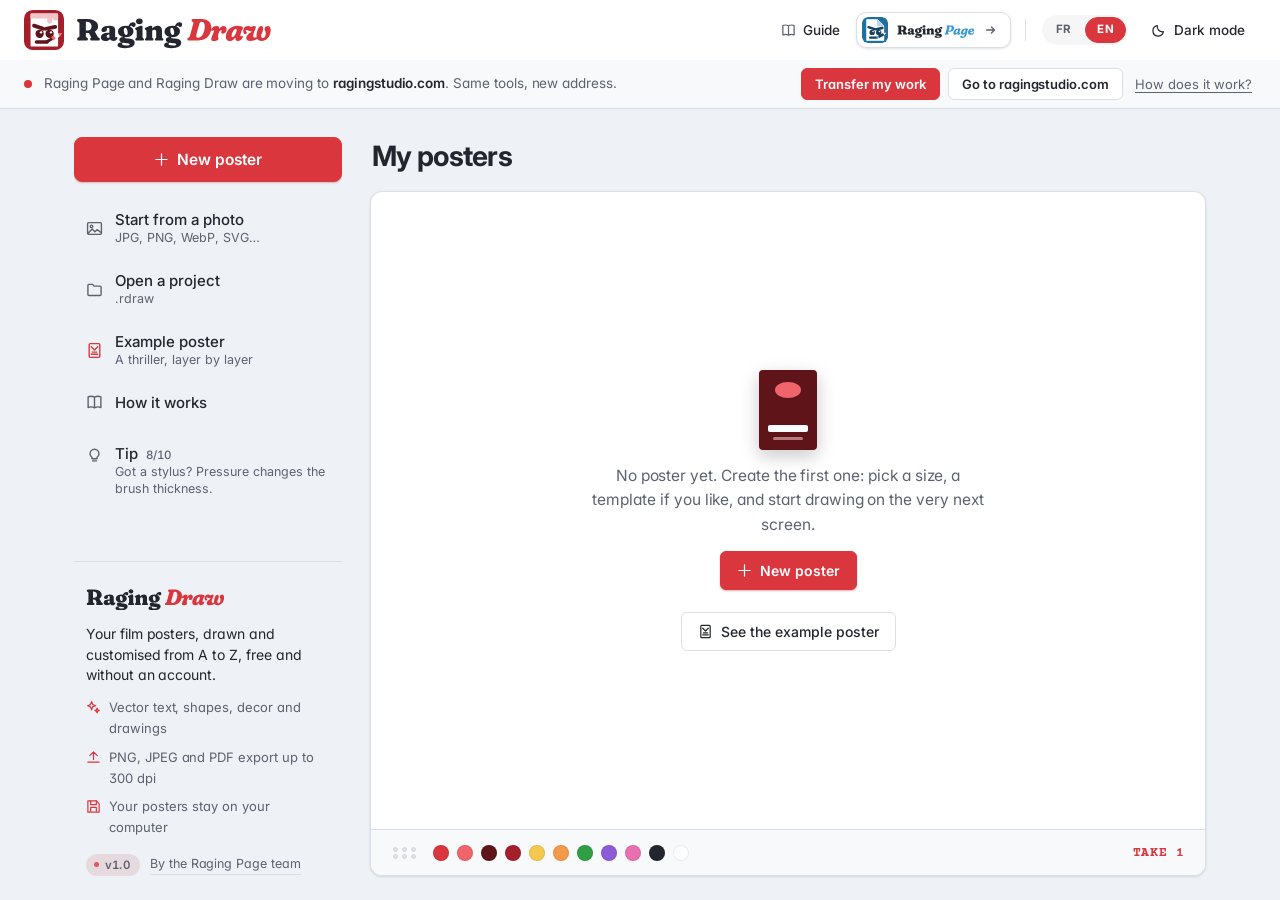
<file: ragingdraw/index.html>
<!DOCTYPE html>
<html lang="en">
<head>
<meta charset="UTF-8">
<link rel="canonical" href="https://ragingstudio.com/draw/">
<meta name="viewport" content="width=device-width, initial-scale=1.0">
<title>Raging Draw : affiches de films</title>
<meta name="description" content="Raging Draw : dessine et personnalise tes affiches de films de A à Z, gratuitement, dans ton navigateur. Export PNG, JPEG et PDF jusqu'au 300 dpi.">
<script>
  // Applique le thème sauvegardé avant le premier rendu, pour éviter un flash clair->sombre.
  try{ var t = localStorage.getItem('ragingdraw_theme') || localStorage.getItem('scriptmm_theme'); if(t==='dark') document.documentElement.setAttribute('data-theme','dark'); }catch(e){}
</script>
<link rel="icon" type="image/svg+xml" href="data:image/svg+xml,%3Csvg%20xmlns=%22http://www.w3.org/2000/svg%22%20viewBox=%220%200%2016%2016%22%20shape-rendering=%22crispEdges%22%3E%3Cstyle%3E.b%7Bfill:%23A51F2B%7D.r%7Bfill:%23FCFDFE%7D%40media%20%28prefers-color-scheme:dark%29%7B.b%7Bfill:%23D9363E%7D.r%7Bfill:%233D0E12%7D%7D%3C/style%3E%3Cpath%20class=%22b%22%20d=%22M0%200h11v1h-11zM0%201h11v1h-11zM0%202h11v1h-11zM0%203h11v1h-11zM0%204h11v1h-11zM0%205h16v1h-16zM0%206h16v1h-16zM0%207h16v1h-16zM0%208h16v1h-16zM0%209h16v1h-16zM0%2010h16v1h-16zM0%2011h16v1h-16zM0%2012h16v1h-16zM0%2013h16v1h-16zM0%2014h16v1h-16zM0%2015h16v1h-16z%22/%3E%3Cpath%20fill=%22%23F2C4C7%22%20d=%22M11%200h1v1h-1zM11%201h2v1h-2zM11%202h3v1h-3zM11%203h4v1h-4zM11%204h5v1h-5z%22/%3E%3Cpath%20class=%22r%22%20d=%22M2%203h8v1h-8zM3%204h3v1h-3zM8%204h3v1h-3zM3%205h3v1h-3zM9%205h3v1h-3zM3%206h3v1h-3zM9%206h3v1h-3zM3%207h3v1h-3zM8%207h3v1h-3zM3%208h7v1h-7zM3%209h3v1h-3zM7%209h3v1h-3zM3%2010h3v1h-3zM7%2010h3v1h-3zM3%2011h3v1h-3zM8%2011h3v1h-3zM3%2012h3v1h-3zM8%2012h3v1h-3zM3%2013h3v1h-3zM9%2013h3v1h-3zM2%2014h5v1h-5zM8%2014h4v1h-4z%22/%3E%3C/svg%3E">
<link rel="apple-touch-icon" href="data:image/svg+xml,%3Csvg%20xmlns=%22http://www.w3.org/2000/svg%22%20viewBox=%220%200%2064%2064%22%3E%3Cstyle%3E.b%7Bfill:%23A51F2B%7D%40media%20%28prefers-color-scheme:dark%29%7B.b%7Bfill:%23D9363E%7D%7D%3C/style%3E%3Crect%20class=%22b%22%20width=%2264%22%20height=%2264%22%20rx=%2214%22%20fill=%22%23A51F2B%22/%3E%3Cpath%20d=%22M8%204H40L56%2020V60H8Z%22%20fill=%22%23FCFDFE%22%20stroke=%22%23FCFDFE%22%20stroke-width=%222.5%22%20stroke-linejoin=%22round%22/%3E%3Cpath%20d=%22M40%204V20H56Z%22%20fill=%22%23F2C4C7%22%20stroke=%22%23F2C4C7%22%20stroke-width=%221.5%22%20stroke-linejoin=%22round%22/%3E%3Cpath%20d=%22M13%2025L30%2032M51%2027L34%2032%22%20stroke=%22%235E1418%22%20stroke-width=%228%22%20stroke-linecap=%22round%22/%3E%3Ccircle%20cx=%2224%22%20cy=%2241.5%22%20r=%227.6%22%20fill=%22%235E1418%22/%3E%3Ccircle%20cx=%2226.4%22%20cy=%2239%22%20r=%222.2%22%20fill=%22%23FCFDFE%22/%3E%3Ccircle%20cx=%2242%22%20cy=%2241.5%22%20r=%227.6%22%20fill=%22%235E1418%22/%3E%3Ccircle%20cx=%2244.4%22%20cy=%2239%22%20r=%222.2%22%20fill=%22%23FCFDFE%22/%3E%3Cpath%20d=%22M18%2054H37%22%20stroke=%22%235E1418%22%20stroke-width=%225.6%22%20stroke-linecap=%22round%22/%3E%3Cg%20transform=%22translate%2837%2054%29%20rotate%28-28%29%22%3E%3Crect%20x=%22-1%22%20y=%22-4%22%20width=%226%22%20height=%228%22%20rx=%221.2%22%20fill=%22%23F0646B%22/%3E%3Crect%20x=%225%22%20y=%22-4%22%20width=%2215%22%20height=%228%22%20fill=%22%235E1418%22/%3E%3Cpath%20d=%22M20%20-4L27%200L20%204Z%22%20fill=%22%23FCFDFE%22/%3E%3C/g%3E%3C/svg%3E">
<link rel="preconnect" href="https://fonts.googleapis.com">
<link href="https://fonts.googleapis.com/css2?family=Fraunces:opsz,wght@9..144,500;9..144,600;9..144,700&family=Archivo:wght@400;500;600;700&family=Space+Grotesk:wght@500;600;700&family=Inter:wght@400;500;600;700&family=Courier+Prime:wght@400;700&family=Playfair+Display:wght@600;700&family=Bebas+Neue&family=Caveat:wght@600;700&family=Special+Elite&family=Cinzel:wght@600;700&family=Cormorant+Garamond:wght@600;700&family=Tinos:ital,wght@0,400;0,700;1,400;1,700&family=Arimo:ital,wght@0,400;0,700;1,400;1,700&display=swap" rel="stylesheet">
<link href="https://fonts.googleapis.com/css2?family=Cutive+Mono&family=Anonymous+Pro:wght@400;700&family=IBM+Plex+Mono:wght@400;700&family=Space+Mono:wght@400;700&family=JetBrains+Mono:wght@400;700&family=Roboto+Mono:wght@400;700&family=Source+Code+Pro:wght@400;700&family=DM+Mono:wght@400&family=Overpass+Mono:wght@400;700&family=Xanh+Mono&family=Syne+Mono&family=VT323&family=Share+Tech+Mono&family=Roboto:wght@400;700&family=Open+Sans:wght@400;700&family=Lato:wght@400;700&family=Montserrat:wght@400;700&family=Poppins:wght@400;700&family=Raleway:wght@400;700&family=Nunito:wght@400;700&family=Work+Sans:wght@400;700&family=DM+Sans:wght@400;700&family=Manrope:wght@400;700&family=Outfit:wght@400;700&family=Urbanist:wght@400;700&family=Jost:wght@400;700&family=Josefin+Sans:wght@400;700&family=Quicksand:wght@400;700&family=Barlow:wght@400;700&family=Karla:wght@400;700&display=swap" rel="stylesheet">
<link href="https://fonts.googleapis.com/css2?family=Rubik:wght@400;700&family=Lexend:wght@400;700&family=Figtree:wght@400;700&family=Plus+Jakarta+Sans:wght@400;700&family=Sora:wght@400;700&family=Mulish:wght@400;700&family=Cabin:wght@400;700&family=Questrial&family=Libre+Franklin:wght@400;700&family=Albert+Sans:wght@400;700&family=Red+Hat+Display:wght@400;700&family=Syne:wght@400;700&family=Libre+Baskerville:wght@400;700&family=Lora:wght@400;700&family=Merriweather:wght@400;700&family=EB+Garamond:wght@400;700&family=Crimson+Text:wght@400;700&family=Cormorant:wght@400;700&family=Spectral:wght@400;700&family=Libre+Caslon+Text:wght@400;700&family=Bodoni+Moda:wght@400;700&family=DM+Serif+Display&family=DM+Serif+Text&family=Cardo:wght@400;700&family=Gelasio:wght@400;700&family=Source+Serif+4:wght@400;700&family=PT+Serif:wght@400;700&family=Noto+Serif:wght@400;700&family=Old+Standard+TT:wght@400;700&family=Vollkorn:wght@400;700&display=swap" rel="stylesheet">
<link href="https://fonts.googleapis.com/css2?family=Prata&family=Gloock&family=Young+Serif&family=Marcellus&family=Cinzel+Decorative:wght@400;700&family=Forum&family=Playfair+Display+SC:wght@400;700&family=Cormorant+SC:wght@400;700&family=Anton&family=Oswald:wght@400;700&family=League+Gothic&family=Archivo+Black&family=Alfa+Slab+One&family=Bungee&family=Righteous&family=Limelight&family=Monoton&family=Fjalla+One&family=Staatliches&family=Big+Shoulders+Display:wght@400;700&family=Teko:wght@400;700&family=Abril+Fatface&family=Black+Ops+One&family=Rubik+Mono+One&family=Unbounded:wght@400;700&family=Bowlby+One&family=Fugaz+One&family=Pirata+One&family=UnifrakturCook:wght@700&family=Creepster&display=swap" rel="stylesheet">
<link href="https://fonts.googleapis.com/css2?family=Orbitron:wght@400;700&family=Audiowide&family=Press+Start+2P&family=Michroma&family=Russo+One&family=Rye&family=Dancing+Script:wght@400;700&family=Pacifico&family=Great+Vibes&family=Satisfy&family=Sacramento&family=Allura&family=Alex+Brush&family=Parisienne&family=Kaushan+Script&family=Shadows+Into+Light&family=Indie+Flower&family=Permanent+Marker&family=Homemade+Apple&family=Reenie+Beanie&family=Rock+Salt&family=Covered+By+Your+Grace&family=Nanum+Pen+Script&family=Gloria+Hallelujah&family=Amatic+SC:wght@400;700&family=Courgette&family=Marck+Script&family=Yellowtail&family=Cookie&family=Italianno&display=swap" rel="stylesheet">
<link href="https://fonts.googleapis.com/css2?family=Tangerine:wght@400;700&family=Pinyon+Script&family=Mr+Dafoe&family=Rancho&display=swap" rel="stylesheet">
<link href="https://fonts.googleapis.com/css2?family=Six+Caps&family=Antonio:wght@400;700&family=Oswald:wght@200;300;500;600&family=Montserrat:wght@100;300;500;600;800;900&family=Inter:wght@100;200;300;800;900&family=Playfair+Display:ital,wght@0,400;0,800;0,900;1,400;1,700;1,900&family=Cormorant+Garamond:ital,wght@0,400;1,400;1,600;1,700&family=Fraunces:ital,wght@0,300;0,900;1,400;1,700&display=swap" rel="stylesheet">
<link rel="stylesheet" href="draw.css">
</head>
<body>
<div id="app"></div>

<script src="js/01-base.js"></script>
<script src="js/02-store.js"></script>
<script src="js/03-model.js"></script>
<script src="js/04-render.js"></script>
<script src="js/05-home.js"></script>
<script src="js/06-editor.js"></script>
<script src="js/07-panels.js"></script>
<script src="js/08-export.js"></script>
<script src="js/10-app-links.js"></script>
<script src="js/09-boot.js"></script>
<script src="js/11-menus.js"></script>
<script src="js/12-drive.js"></script>
<script src="../js/move-banner.js"></script>
</body>
</html>
</file>
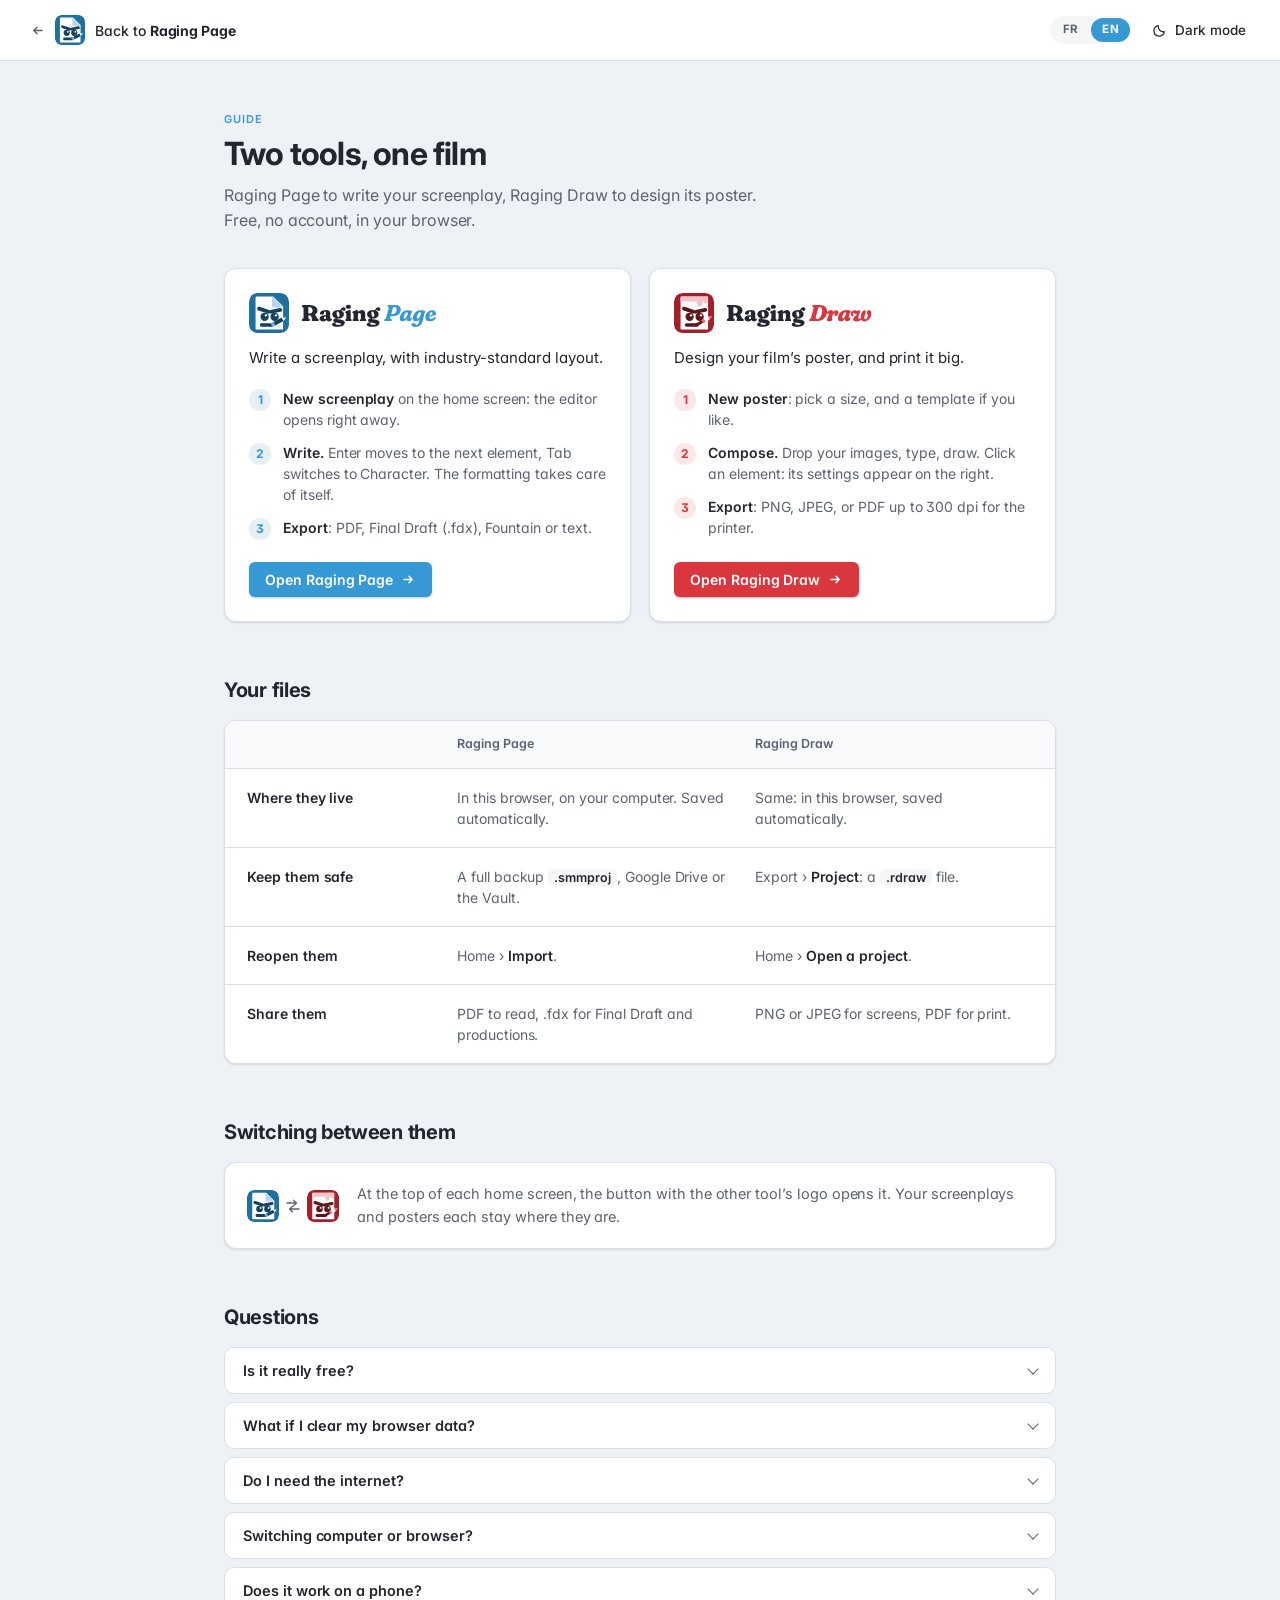
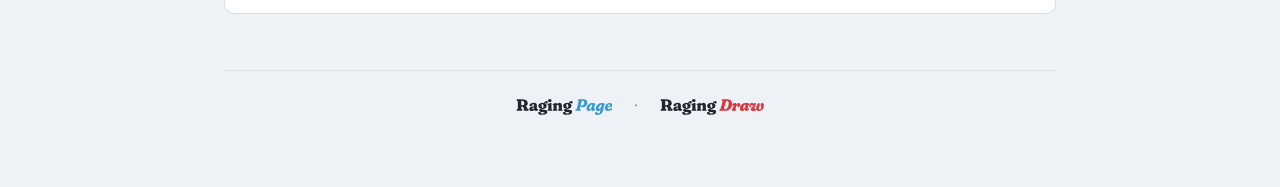
<file: guide.html>
<!DOCTYPE html>
<html lang="fr">
<head>
<meta charset="UTF-8">
<meta name="viewport" content="width=device-width, initial-scale=1.0">
<title>Guide · Raging Page et Raging Draw</title>
<meta name="description" content="Comment fonctionnent Raging Page (écrire ton scénario) et Raging Draw (dessiner ton affiche).">
<script>
  // Langue et thème : ceux de l'appli d'où l'on vient (?from=draw ou ?from=page).
  (function(){
    var q = new URLSearchParams(location.search), from = q.get('from') === 'draw' ? 'draw' : 'page';
    window.GUIDE_FROM = from;
    function g(k){ try{ return localStorage.getItem(k); }catch(e){ return null; } }
    var lang = from === 'draw' ? (g('ragingdraw_lang') || g('scriptmm_lang')) : g('scriptmm_lang');
    if(lang !== 'fr' && lang !== 'en') lang = from === 'draw' ? ((navigator.language||'').toLowerCase().indexOf('fr') === 0 ? 'fr' : 'en') : 'en';
    var th = from === 'draw' ? (g('ragingdraw_theme') || g('scriptmm_theme')) : g('scriptmm_theme');
    document.documentElement.lang = lang;
    if(th === 'dark') document.documentElement.setAttribute('data-theme', 'dark');
  })();
</script>
<link rel="icon" type="image/svg+xml" href="data:image/svg+xml,%3Csvg%20xmlns=%22http://www.w3.org/2000/svg%22%20viewBox=%220%200%2016%2016%22%20shape-rendering=%22crispEdges%22%3E%3Cstyle%3E.b%7Bfill:%231F6FA0%7D.r%7Bfill:%23FCFDFE%7D%40media%20%28prefers-color-scheme:dark%29%7B.b%7Bfill:%233699D4%7D.r%7Bfill:%230E2A3D%7D%7D%3C/style%3E%3Cpath%20class=%22b%22%20d=%22M0%200h11v1h-11zM0%201h11v1h-11zM0%202h11v1h-11zM0%203h11v1h-11zM0%204h11v1h-11zM0%205h16v1h-16zM0%206h16v1h-16zM0%207h16v1h-16zM0%208h16v1h-16zM0%209h16v1h-16zM0%2010h16v1h-16zM0%2011h16v1h-16zM0%2012h16v1h-16zM0%2013h16v1h-16zM0%2014h16v1h-16zM0%2015h16v1h-16z%22/%3E%3Cpath%20fill=%22%23B7D4EC%22%20d=%22M11%200h1v1h-1zM11%201h2v1h-2zM11%202h3v1h-3zM11%203h4v1h-4zM11%204h5v1h-5z%22/%3E%3Cpath%20class=%22r%22%20d=%22M2%203h8v1h-8zM3%204h3v1h-3zM8%204h3v1h-3zM3%205h3v1h-3zM9%205h3v1h-3zM3%206h3v1h-3zM9%206h3v1h-3zM3%207h3v1h-3zM8%207h3v1h-3zM3%208h7v1h-7zM3%209h3v1h-3zM7%209h3v1h-3zM3%2010h3v1h-3zM7%2010h3v1h-3zM3%2011h3v1h-3zM8%2011h3v1h-3zM3%2012h3v1h-3zM8%2012h3v1h-3zM3%2013h3v1h-3zM9%2013h3v1h-3zM2%2014h5v1h-5zM8%2014h4v1h-4z%22/%3E%3C/svg%3E">
<link rel="preconnect" href="https://fonts.googleapis.com">
<link href="https://fonts.googleapis.com/css2?family=Inter:wght@400;500;600;700&display=swap" rel="stylesheet">
<style>
  :root{
    --ink:#23262E; --ink-soft:#5C6270; --accent:#3699D4; --hair:#DADFE6; --backdrop:#EEF1F5;
    --surface:#fff; --surface-soft:#F7F9FB; --chip-bg:#00000009; --overlay-hover:#00000008;
    --tag-chip-bg:#1F6FA01c; --shadow-sm:0 1px 2px rgba(16,24,40,.05), 0 1px 3px rgba(16,24,40,.07);
    --focus-ring:0 0 0 3px rgba(54,153,212,.22);
  }
  html[data-theme="dark"]{
    --ink:#E8EAF2; --ink-soft:#A7ACC0; --hair:#363548; --backdrop:#14141C;
    --surface:#262535; --surface-soft:#2B2A3D; --chip-bg:#ffffff14; --overlay-hover:#ffffff12;
    --tag-chip-bg:#3699D433; --shadow-sm:0 1px 2px rgba(0,0,0,.35);
  }
  html[lang="fr"] .en, html[lang="en"] .fr{display:none !important;}
  *{box-sizing:border-box;}
  body{margin:0; background:var(--backdrop); color:var(--ink); font-family:'Inter',system-ui,-apple-system,'Segoe UI',Roboto,sans-serif; -webkit-font-smoothing:antialiased; font-feature-settings:'cv11','ss01'; letter-spacing:-.003em;}
  a{color:inherit;}
  button{font-family:inherit; cursor:pointer;}
  .mm-word{display:inline-flex; align-items:center; line-height:0; white-space:nowrap;}
  .mm-word svg{display:block; height:1em;}
  .mm-word .w1{fill:var(--ink);} .mm-word .w2{fill:var(--accent);}
  .mmlb{fill:#1F6FA0;} html[data-theme="dark"] .mmlb{fill:#3699D4;}
  .rdlb{fill:#A51F2B;} html[data-theme="dark"] .rdlb{fill:#D9363E;}
  .mm-word.rdw .w2{fill:#D9363E;}
  .app.rd .n{background:rgba(217,54,62,.12); color:#D9363E;}
  .app.rd .open{background:#D9363E; box-shadow:0 1px 2px rgba(165,31,43,.35);}
  .app.rd .open:hover{background:#BF2C34;}
  .lg{display:block; flex:none; border-radius:7px;}

  .top{height:60px; display:flex; align-items:center; justify-content:space-between; gap:16px; padding:0 24px; background:var(--surface); box-shadow:0 1px 0 var(--hair);}
  .back{display:inline-flex; align-items:center; gap:10px; padding:6px 12px 6px 6px; border-radius:8px; text-decoration:none; font-size:14px; font-weight:500; color:var(--ink);}
  .back:hover{background:var(--overlay-hover);}
  .back .lg{width:30px; height:30px; border-radius:6px;}
  .back svg.ar{width:15px; height:15px; color:var(--ink-soft);}
  .top-r{display:flex; align-items:center; gap:10px;}
  .lang{display:flex; gap:2px; padding:2px; border-radius:999px; background:var(--chip-bg);}
  .lang button{font-size:11.5px; font-weight:700; letter-spacing:.03em; line-height:1; padding:6px 11px; border-radius:999px; border:0; background:transparent; color:var(--ink-soft);}
  html[lang="fr"] .lang [data-l="fr"], html[lang="en"] .lang [data-l="en"]{color:#fff; background:var(--accent);}
  .theme{display:inline-flex; align-items:center; gap:8px; padding:6px 10px; border:0; border-radius:6px; background:transparent; color:var(--ink); font-size:13.5px; font-weight:500;}
  .theme:hover{background:var(--overlay-hover);}
  .theme svg{width:15px; height:15px;}
  html[data-theme="dark"] .theme .moon, html:not([data-theme="dark"]) .theme .sun{display:none;}

  main{max-width:880px; margin:0 auto; padding:52px 24px 72px;}
  .eyebrow{font-size:11px; font-weight:600; letter-spacing:.09em; text-transform:uppercase; color:var(--accent);}
  h1{margin:10px 0 10px; font-size:32px; font-weight:700; letter-spacing:-.025em; line-height:1.15;}
  .lead{margin:0; max-width:560px; font-size:16px; line-height:1.55; color:var(--ink-soft);}
  h2{margin:56px 0 18px; font-size:20px; font-weight:700; letter-spacing:-.015em;}

  .apps{display:grid; grid-template-columns:1fr 1fr; gap:18px; margin-top:36px;}
  .app{display:flex; flex-direction:column; background:var(--surface); border:1px solid var(--hair); border-radius:12px; padding:24px; box-shadow:var(--shadow-sm);}
  .app-h{display:flex; align-items:center; gap:12px;}
  .app-h .lg{width:40px; height:40px;}
  .app-h .mm-word{font-size:28px;}
  .app-p{margin:14px 0 18px; font-size:15px; line-height:1.5; color:var(--ink);}
  .steps{list-style:none; margin:0 0 22px; padding:0; display:flex; flex-direction:column; gap:12px; flex:1;}
  .steps li{display:flex; gap:12px; font-size:14px; line-height:1.5; color:var(--ink-soft);}
  .steps b{color:var(--ink); font-weight:600;}
  .n{flex:none; width:22px; height:22px; border-radius:50%; background:var(--tag-chip-bg); color:var(--accent); font-size:12px; font-weight:700; display:flex; align-items:center; justify-content:center; margin-top:1px;}
  .open{align-self:flex-start; display:inline-flex; align-items:center; gap:8px; padding:9px 16px; border-radius:6px; background:var(--accent); color:#fff; text-decoration:none; font-size:14px; font-weight:600; box-shadow:0 1px 2px rgba(31,111,160,.35);}
  .open:hover{background:#2C7FB0;}
  .open svg{width:15px; height:15px;}

  .rows{background:var(--surface); border:1px solid var(--hair); border-radius:12px; box-shadow:var(--shadow-sm); overflow:hidden;}
  .row{display:grid; grid-template-columns:190px 1fr 1fr; gap:20px; padding:18px 22px; border-top:1px solid var(--hair); font-size:14px; line-height:1.5;}
  .row:first-child{border-top:0;}
  .row.head{padding-top:14px; padding-bottom:14px; background:var(--surface-soft); font-size:12.5px; font-weight:600; color:var(--ink-soft);}
  .row .k{font-weight:600;}
  .row .v{color:var(--ink-soft);}
  .row .v b{color:var(--ink); font-weight:600;}
  code{font-family:inherit; font-size:12.5px; font-weight:600; padding:1px 6px; border-radius:5px; background:var(--chip-bg); color:var(--ink);}

  .switch{display:flex; align-items:center; gap:18px; padding:20px 22px; background:var(--surface); border:1px solid var(--hair); border-radius:12px; box-shadow:var(--shadow-sm); font-size:14.5px; line-height:1.55; color:var(--ink-soft);}
  .switch b{color:var(--ink); font-weight:600;}
  .pair{flex:none; display:flex; align-items:center; gap:6px;}
  .pair .lg{width:32px; height:32px; border-radius:7px;}
  .pair svg.sw{width:16px; height:16px; color:var(--ink-soft);}

  .faq{display:flex; flex-direction:column; gap:8px;}
  details{background:var(--surface); border:1px solid var(--hair); border-radius:10px;}
  summary{list-style:none; cursor:pointer; padding:14px 18px; font-size:14.5px; font-weight:600; display:flex; align-items:center; justify-content:space-between; gap:12px;}
  summary::-webkit-details-marker{display:none;}
  summary::after{content:''; width:7px; height:7px; flex:none; border-right:1.6px solid var(--ink-soft); border-bottom:1.6px solid var(--ink-soft); transform:rotate(45deg); transition:transform .15s; margin-top:-3px;}
  details[open] summary::after{transform:rotate(-135deg); margin-top:3px;}
  details p{margin:0; padding:0 18px 16px; font-size:14px; line-height:1.55; color:var(--ink-soft);}
  summary:focus-visible, .open:focus-visible, .back:focus-visible, button:focus-visible{outline:none; box-shadow:var(--focus-ring);}

  footer{margin-top:56px; padding-top:24px; border-top:1px solid var(--hair); display:flex; justify-content:center; gap:22px; align-items:center; color:var(--ink-soft); font-size:13px;}
  footer .mm-word{font-size:20px;}

  @media (max-width:760px){
    main{padding:36px 16px 56px;}
    h1{font-size:26px;}
    .apps{grid-template-columns:1fr;}
    .row{grid-template-columns:1fr; gap:6px;}
    .row.head{display:none;}
    .row .v::before{display:block; font-size:11px; font-weight:600; letter-spacing:.06em; text-transform:uppercase; color:var(--accent); margin-top:4px;}
    .row .v.p::before{content:'Raging Page';} .row .v.d::before{content:'Raging Draw';}
    .switch{flex-direction:column; align-items:flex-start;}
    .top{padding:0 12px;}
    .back .bl, .theme span{display:none;}
  }
</style>
</head>
<body>
<header class="top">
  <a class="back" id="back" href="index.html">
    <svg class="ar" viewBox="0 0 16 16" fill="none" stroke="currentColor" stroke-width="1.5" stroke-linecap="round" stroke-linejoin="round"><path d="M13 8H4M7.5 4.5 4 8l3.5 3.5"/></svg>
    <span id="backLogo"><svg class="lg" viewBox="0 0 64 64" aria-hidden="true"><rect class="mmlb" width="64" height="64" rx="14" fill="#1F6FA0"/><path d="M12 7H38L53 22V57H12Z" fill="#FCFDFE" stroke="#FCFDFE" stroke-width="3" stroke-linejoin="round"/><path d="M38 7V22H53Z" fill="#B7D4EC" stroke="#B7D4EC" stroke-width="2" stroke-linejoin="round"/><path d="M16 25L31 30M50 27L35 30" stroke="#14425E" stroke-width="6" stroke-linecap="round"/><circle cx="25" cy="38" r="6.6" fill="#14425E"/><circle cx="27.2" cy="35.8" r="1.9" fill="#FCFDFE"/><circle cx="41" cy="38" r="6.6" fill="#14425E"/><circle cx="43.2" cy="35.8" r="1.9" fill="#FCFDFE"/><path d="M20 51H37" stroke="#14425E" stroke-width="5.6" stroke-linecap="round"/><g transform="translate(37 51) rotate(-28)"><rect x="-1" y="-3.2" width="5" height="6.4" rx="1" fill="#5DB6EC"/><rect x="4" y="-3.2" width="15" height="6.4" fill="#14425E"/><path d="M19 -3.2L25.5 0L19 3.2Z" fill="#FCFDFE"/></g></svg></span><span class="bl"><span class="fr">Retour à <b id="backName">Raging Page</b></span><span class="en">Back to <b id="backNameEn">Raging Page</b></span></span>
  </a>
  <div class="top-r">
    <div class="lang" role="group" aria-label="Langue / Language"><button data-l="fr" aria-label="Français">FR</button><button data-l="en" aria-label="English">EN</button></div>
    <button class="theme" id="theme" aria-label="Thème">
      <svg class="moon" viewBox="0 0 16 16" fill="none" stroke="currentColor" stroke-width="1.3" stroke-linecap="round" stroke-linejoin="round"><path d="M13.2 9.3A5.6 5.6 0 0 1 6.7 2.8a5.6 5.6 0 1 0 6.5 6.5z"/></svg>
      <svg class="sun" viewBox="0 0 16 16" fill="none" stroke="currentColor" stroke-width="1.3" stroke-linecap="round" stroke-linejoin="round"><circle cx="8" cy="8" r="3"/><path d="M8 1.5v2M8 12.5v2M14.5 8h-2M3.5 8h-2M12.6 3.4l-1.4 1.4M4.8 11.2l-1.4 1.4M12.6 12.6l-1.4-1.4M4.8 4.8L3.4 3.4"/></svg>
      <span class="moon"><span class="fr">Mode sombre</span><span class="en">Dark mode</span></span><span class="sun"><span class="fr">Mode clair</span><span class="en">Light mode</span></span>
    </button>
  </div>
</header>

<main>
  <div class="eyebrow"><span class="fr">Guide</span><span class="en">Guide</span></div>
  <h1><span class="fr">Deux outils, un même film</span><span class="en">Two tools, one film</span></h1>
  <p class="lead"><span class="fr">Raging Page pour écrire ton scénario, Raging Draw pour dessiner son affiche. Gratuits, sans compte, dans ton navigateur.</span><span class="en">Raging Page to write your screenplay, Raging Draw to design its poster. Free, no account, in your browser.</span></p>

  <div class="apps">
    <section class="app">
      <div class="app-h"><svg class="lg" viewBox="0 0 64 64" aria-hidden="true"><rect class="mmlb" width="64" height="64" rx="14" fill="#1F6FA0"/><path d="M12 7H38L53 22V57H12Z" fill="#FCFDFE" stroke="#FCFDFE" stroke-width="3" stroke-linejoin="round"/><path d="M38 7V22H53Z" fill="#B7D4EC" stroke="#B7D4EC" stroke-width="2" stroke-linejoin="round"/><path d="M16 25L31 30M50 27L35 30" stroke="#14425E" stroke-width="6" stroke-linecap="round"/><circle cx="25" cy="38" r="6.6" fill="#14425E"/><circle cx="27.2" cy="35.8" r="1.9" fill="#FCFDFE"/><circle cx="41" cy="38" r="6.6" fill="#14425E"/><circle cx="43.2" cy="35.8" r="1.9" fill="#FCFDFE"/><path d="M20 51H37" stroke="#14425E" stroke-width="5.6" stroke-linecap="round"/><g transform="translate(37 51) rotate(-28)"><rect x="-1" y="-3.2" width="5" height="6.4" rx="1" fill="#5DB6EC"/><rect x="4" y="-3.2" width="15" height="6.4" fill="#14425E"/><path d="M19 -3.2L25.5 0L19 3.2Z" fill="#FCFDFE"/></g></svg><span class="mm-word" role="img" aria-label="Raging Page"><svg viewBox="0 -1911 11713 2422" style="width:4.836em" aria-hidden="true"><path class="w1" d="M1428 -913Q1428 -826 1388.0 -750.0Q1348 -674 1276.0 -621.5Q1204 -569 1107 -552Q1048 -542 1004.0 -525.5Q960 -509 913.0 -496.5Q866 -484 799 -484Q746 -484 696.0 -492.5Q646 -501 603.5 -514.5Q561 -528 530 -544L528 -703Q561 -683 594.0 -672.5Q627 -662 662.0 -658.5Q697 -655 735 -655Q865 -655 934.5 -722.0Q1004 -789 1004 -917Q1004 -1005 964.5 -1074.0Q925 -1143 854.0 -1182.5Q783 -1222 686 -1222H637V-294Q637 -255 650.5 -237.0Q664 -219 689 -204L718 -189Q747 -171 758.5 -148.0Q770 -125 770 -93Q770 0 665 0H177Q125 0 99.0 -24.5Q73 -49 73 -93Q73 -161 135 -192L169 -209Q195 -221 208.5 -239.0Q222 -257 222 -294V-1106Q222 -1143 208.5 -1161.0Q195 -1179 169 -1191L135 -1208Q73 -1239 73 -1307Q73 -1351 99.0 -1375.5Q125 -1400 177 -1400H710Q944 -1400 1104.0 -1336.5Q1264 -1273 1346.0 -1163.0Q1428 -1053 1428 -913ZM800 -567 1196 -615 1392 -271Q1411 -239 1428.0 -223.0Q1445 -207 1479 -190Q1509 -175 1524.0 -151.5Q1539 -128 1539 -93Q1539 -50 1513.5 -25.0Q1488 0 1434 0H1012Q912 0 912 -93Q912 -115 921.0 -132.0Q930 -149 946 -163L963 -173Q973 -181 975.5 -195.5Q978 -210 967 -231Z M2191.0 -156V-183L2156.0 -191V-731Q2156.0 -775 2133.5 -800.5Q2111.0 -826 2071.0 -826Q2040.0 -826 2019.0 -811.5Q1998.0 -797 1998.0 -773V-715Q1998.0 -638 1947.5 -596.5Q1897.0 -555 1803.0 -555Q1720.0 -555 1680.0 -590.5Q1640.0 -626 1640.0 -689Q1640.0 -755 1698.0 -817.5Q1756.0 -880 1873.0 -920.5Q1990.0 -961 2164.0 -961Q2350.0 -961 2439.0 -886.5Q2528.0 -812 2528.0 -682V-249Q2528.0 -233 2536.5 -220.5Q2545.0 -208 2565.0 -208Q2576.0 -208 2583.5 -211.5Q2591.0 -215 2597.0 -219Q2602.0 -223 2608.0 -226.0Q2614.0 -229 2622.0 -229Q2645.0 -229 2657.5 -211.5Q2670.0 -194 2670.0 -169Q2670.0 -123 2640.5 -78.5Q2611.0 -34 2557.0 -4.5Q2503.0 25 2429.0 25Q2327.0 25 2259.0 -25.5Q2191.0 -76 2191.0 -156ZM1605.0 -212Q1605.0 -348 1725.0 -427.0Q1845.0 -506 2046.0 -506Q2100.0 -506 2144.5 -499.5Q2189.0 -493 2217.0 -480L2180.0 -371Q2158.0 -383 2136.5 -388.0Q2115.0 -393 2088.0 -393Q2040.0 -393 2010.5 -364.0Q1981.0 -335 1981.0 -286Q1981.0 -235 2009.5 -206.5Q2038.0 -178 2086.0 -178Q2121.0 -178 2150.0 -192.5Q2179.0 -207 2195.0 -227L2220.0 -119Q2173.0 -50 2083.5 -12.5Q1994.0 25 1893.0 25Q1760.0 25 1682.5 -42.0Q1605.0 -109 1605.0 -212Z M3386.0 -131Q3279.0 -143 3224.5 -151.5Q3170.0 -160 3150.5 -170.0Q3131.0 -180 3131.0 -196Q3131.0 -206 3139.5 -215.5Q3148.0 -225 3166.0 -235L3152.0 -253Q3018.0 -252 2940.5 -223.5Q2863.0 -195 2831.0 -151.0Q2799.0 -107 2799.0 -58Q2799.0 -6 2827.5 35.0Q2856.0 76 2935.5 105.5Q3015.0 135 3166.0 152Q3285.0 165 3350.5 177.0Q3416.0 189 3442.0 204.5Q3468.0 220 3468.0 245Q3468.0 267 3449.5 284.0Q3431.0 301 3382.0 310.0Q3333.0 319 3242.0 319Q3087.0 319 3033.5 290.0Q2980.0 261 2980.0 214Q2980.0 188 2994.0 164.5Q3008.0 141 3032.0 129L3011.0 106Q2834.0 112 2759.5 161.5Q2685.0 211 2685.0 297Q2685.0 358 2735.0 401.5Q2785.0 445 2891.0 467.5Q2997.0 490 3164.0 490Q3478.0 490 3635.0 396.5Q3792.0 303 3792.0 149Q3792.0 65 3751.5 8.5Q3711.0 -48 3621.5 -81.5Q3532.0 -115 3386.0 -131ZM3356.0 -861 3460.0 -846Q3486.0 -908 3508.5 -936.5Q3531.0 -965 3561.0 -965Q3584.0 -965 3599.5 -951.5Q3615.0 -938 3630.0 -921.0Q3645.0 -904 3667.5 -891.0Q3690.0 -878 3727.0 -878Q3785.0 -878 3818.0 -920.0Q3851.0 -962 3851.0 -1033Q3851.0 -1110 3805.5 -1150.5Q3760.0 -1191 3691.0 -1191Q3598.0 -1191 3520.0 -1131.0Q3442.0 -1071 3390.0 -944ZM3710.0 -600Q3710.0 -697 3655.5 -778.5Q3601.0 -860 3494.0 -909.5Q3387.0 -959 3231.0 -959Q3068.0 -959 2952.0 -911.5Q2836.0 -864 2774.0 -777.5Q2712.0 -691 2712.0 -572Q2712.0 -471 2771.0 -392.0Q2830.0 -313 2944.5 -268.0Q3059.0 -223 3224.0 -223Q3370.0 -223 3479.0 -270.0Q3588.0 -317 3649.0 -401.5Q3710.0 -486 3710.0 -600ZM3179.0 -823Q3243.0 -826 3283.0 -753.5Q3323.0 -681 3334.0 -553Q3344.0 -459 3320.5 -410.0Q3297.0 -361 3242.0 -359Q3203.0 -357 3170.5 -388.5Q3138.0 -420 3117.5 -482.5Q3097.0 -545 3089.0 -637Q3082.0 -694 3090.5 -734.5Q3099.0 -775 3121.5 -798.5Q3144.0 -822 3179.0 -823Z M4297.0 -878V-262Q4297.0 -214 4304.5 -196.0Q4312.0 -178 4326.0 -168L4343.0 -158Q4365.0 -144 4377.0 -125.0Q4389.0 -106 4389.0 -78Q4389.0 -42 4366.5 -21.0Q4344.0 0 4304.0 0H3915.0Q3876.0 0 3853.5 -21.0Q3831.0 -42 3831.0 -78Q3831.0 -106 3843.0 -125.0Q3855.0 -144 3877.0 -158L3894.0 -168Q3908.0 -178 3915.5 -196.0Q3923.0 -214 3923.0 -262V-609Q3923.0 -650 3913.0 -666.0Q3903.0 -682 3885.0 -691L3865.0 -697Q3843.0 -711 3831.0 -726.5Q3819.0 -742 3819.0 -767Q3819.0 -796 3836.0 -816.0Q3853.0 -836 3893.0 -852L4084.0 -926Q4132.0 -945 4162.0 -953.0Q4192.0 -961 4222.0 -961Q4258.0 -961 4277.5 -938.0Q4297.0 -915 4297.0 -878ZM4093.0 -1057Q3993.0 -1057 3934.0 -1106.5Q3875.0 -1156 3875.0 -1241Q3875.0 -1326 3934.0 -1375.0Q3993.0 -1424 4093.0 -1424Q4194.0 -1424 4252.5 -1375.0Q4311.0 -1326 4311.0 -1242Q4311.0 -1156 4252.5 -1106.5Q4194.0 -1057 4093.0 -1057Z M4922.0 -878V-262Q4922.0 -209 4928.0 -189.0Q4934.0 -169 4949.0 -159L4967.0 -148Q5003.0 -121 5003.0 -78Q5003.0 0 4927.0 0H4540.0Q4501.0 0 4478.0 -21.0Q4455.0 -42 4455.0 -78Q4455.0 -106 4467.0 -124.5Q4479.0 -143 4502.0 -158L4518.0 -168Q4533.0 -178 4540.0 -196.0Q4547.0 -214 4547.0 -262V-609Q4547.0 -650 4537.5 -666.0Q4528.0 -682 4510.0 -691L4490.0 -697Q4468.0 -711 4455.5 -726.5Q4443.0 -742 4443.0 -767Q4443.0 -796 4460.5 -816.0Q4478.0 -836 4517.0 -852L4709.0 -926Q4756.0 -945 4786.0 -953.0Q4816.0 -961 4847.0 -961Q4882.0 -961 4902.0 -938.0Q4922.0 -915 4922.0 -878ZM4888.0 -609 4819.0 -690 4864.0 -734Q4992.0 -861 5090.5 -911.5Q5189.0 -962 5274.0 -962Q5401.0 -962 5477.0 -878.5Q5553.0 -795 5553.0 -656V-262Q5553.0 -214 5560.0 -195.5Q5567.0 -177 5582.0 -168L5598.0 -158Q5621.0 -142 5633.0 -124.0Q5645.0 -106 5645.0 -78Q5645.0 -42 5622.5 -21.0Q5600.0 0 5560.0 0H5173.0Q5097.0 0 5097.0 -78Q5097.0 -121 5133.0 -148L5151.0 -159Q5167.0 -169 5173.0 -189.0Q5179.0 -209 5179.0 -262V-564Q5179.0 -629 5149.0 -663.5Q5119.0 -698 5065.0 -698Q5030.0 -698 4993.5 -685.0Q4957.0 -672 4922.0 -640Z M6390.0 -131Q6283.0 -143 6228.5 -151.5Q6174.0 -160 6154.5 -170.0Q6135.0 -180 6135.0 -196Q6135.0 -206 6143.5 -215.5Q6152.0 -225 6170.0 -235L6156.0 -253Q6022.0 -252 5944.5 -223.5Q5867.0 -195 5835.0 -151.0Q5803.0 -107 5803.0 -58Q5803.0 -6 5831.5 35.0Q5860.0 76 5939.5 105.5Q6019.0 135 6170.0 152Q6289.0 165 6354.5 177.0Q6420.0 189 6446.0 204.5Q6472.0 220 6472.0 245Q6472.0 267 6453.5 284.0Q6435.0 301 6386.0 310.0Q6337.0 319 6246.0 319Q6091.0 319 6037.5 290.0Q5984.0 261 5984.0 214Q5984.0 188 5998.0 164.5Q6012.0 141 6036.0 129L6015.0 106Q5838.0 112 5763.5 161.5Q5689.0 211 5689.0 297Q5689.0 358 5739.0 401.5Q5789.0 445 5895.0 467.5Q6001.0 490 6168.0 490Q6482.0 490 6639.0 396.5Q6796.0 303 6796.0 149Q6796.0 65 6755.5 8.5Q6715.0 -48 6625.5 -81.5Q6536.0 -115 6390.0 -131ZM6360.0 -861 6464.0 -846Q6490.0 -908 6512.5 -936.5Q6535.0 -965 6565.0 -965Q6588.0 -965 6603.5 -951.5Q6619.0 -938 6634.0 -921.0Q6649.0 -904 6671.5 -891.0Q6694.0 -878 6731.0 -878Q6789.0 -878 6822.0 -920.0Q6855.0 -962 6855.0 -1033Q6855.0 -1110 6809.5 -1150.5Q6764.0 -1191 6695.0 -1191Q6602.0 -1191 6524.0 -1131.0Q6446.0 -1071 6394.0 -944ZM6714.0 -600Q6714.0 -697 6659.5 -778.5Q6605.0 -860 6498.0 -909.5Q6391.0 -959 6235.0 -959Q6072.0 -959 5956.0 -911.5Q5840.0 -864 5778.0 -777.5Q5716.0 -691 5716.0 -572Q5716.0 -471 5775.0 -392.0Q5834.0 -313 5948.5 -268.0Q6063.0 -223 6228.0 -223Q6374.0 -223 6483.0 -270.0Q6592.0 -317 6653.0 -401.5Q6714.0 -486 6714.0 -600ZM6183.0 -823Q6247.0 -826 6287.0 -753.5Q6327.0 -681 6338.0 -553Q6348.0 -459 6324.5 -410.0Q6301.0 -361 6246.0 -359Q6207.0 -357 6174.5 -388.5Q6142.0 -420 6121.5 -482.5Q6101.0 -545 6093.0 -637Q6086.0 -694 6094.5 -734.5Q6103.0 -775 6125.5 -798.5Q6148.0 -822 6183.0 -823Z"/><path class="w2" transform="translate(7180 0)" d="M1445 -915Q1428 -797 1370.5 -706.5Q1313 -616 1226.5 -555.0Q1140 -494 1034.0 -463.0Q928 -432 814 -432Q709 -432 635.0 -448.5Q561 -465 481 -505L537 -667Q581 -633 632.5 -614.5Q684 -596 746 -596Q836 -596 906.0 -637.5Q976 -679 1021.0 -756.0Q1066 -833 1080 -940Q1095 -1038 1074.0 -1101.5Q1053 -1165 1007.5 -1196.0Q962 -1227 900 -1227Q842 -1227 810.5 -1192.5Q779 -1158 758 -1083Q756 -1073 745.5 -1035.5Q735 -998 720.0 -940.5Q705 -883 686.0 -813.5Q667 -744 646.5 -669.5Q626 -595 607.0 -523.0Q588 -451 572.0 -389.5Q556 -328 545 -285Q533 -234 539.5 -212.5Q546 -191 567 -186L629 -171Q657 -164 669.0 -144.0Q681 -124 681 -96Q681 -54 654.5 -27.0Q628 0 579 0H97Q45 0 27.0 -23.5Q9 -47 9 -82Q9 -118 29.5 -141.5Q50 -165 77 -177L111 -191Q138 -201 151.0 -217.0Q164 -233 174 -269Q186 -311 203.0 -372.0Q220 -433 240.0 -505.0Q260 -577 281.5 -654.5Q303 -732 323.5 -806.5Q344 -881 361.5 -948.0Q379 -1015 392.0 -1066.5Q405 -1118 411 -1147Q417 -1174 409.0 -1189.5Q401 -1205 383 -1213L348 -1229Q323 -1243 309.5 -1260.0Q296 -1277 296 -1304Q296 -1348 323.0 -1374.0Q350 -1400 401 -1400H957Q1083 -1400 1181.5 -1366.0Q1280 -1332 1345.0 -1268.0Q1410 -1204 1436.5 -1114.5Q1463 -1025 1445 -915Z M2269.0 -359Q2255.0 -308 2261.5 -281.0Q2268.0 -254 2293.0 -254Q2310.0 -254 2322.0 -261.0Q2334.0 -268 2350.0 -280Q2362.0 -288 2374.0 -289.5Q2386.0 -291 2395.0 -287Q2416.0 -280 2421.0 -253.0Q2426.0 -226 2407.0 -175Q2375.0 -85 2293.0 -31.0Q2211.0 23 2104.0 23Q2039.0 23 2002.5 -20.0Q1966.0 -63 1966.0 -139Q1966.0 -167 1968.0 -194.0Q1970.0 -221 1974.5 -251.5Q1979.0 -282 1987.0 -319.5Q1995.0 -357 2008.0 -404L2029.0 -309Q1971.0 -197 1905.0 -123.0Q1839.0 -49 1762.5 -13.0Q1686.0 23 1593.0 23Q1480.0 23 1416.0 -56.0Q1352.0 -135 1367.0 -299Q1375.0 -390 1409.5 -482.0Q1444.0 -574 1504.5 -657.0Q1565.0 -740 1650.0 -805.0Q1735.0 -870 1844.0 -907.5Q1953.0 -945 2085.0 -945Q2221.0 -945 2300.0 -927.0Q2379.0 -909 2411.0 -874.5Q2443.0 -840 2437.0 -793Q2433.0 -755 2414.0 -734.5Q2395.0 -714 2374.5 -693.5Q2354.0 -673 2344.0 -635ZM1706.0 -332Q1697.0 -261 1714.5 -230.5Q1732.0 -200 1761.0 -200Q1795.0 -200 1833.5 -229.0Q1872.0 -258 1909.5 -308.0Q1947.0 -358 1978.5 -420.0Q2010.0 -482 2031.0 -549.0Q2052.0 -616 2057.0 -679Q2061.0 -719 2045.0 -741.5Q2029.0 -764 1998.0 -764Q1961.0 -764 1922.5 -739.0Q1884.0 -714 1848.5 -670.5Q1813.0 -627 1783.5 -572.0Q1754.0 -517 1733.5 -455.0Q1713.0 -393 1706.0 -332Z M3345.0 -14Q3303.0 158 3217.0 272.0Q3131.0 386 2996.5 443.5Q2862.0 501 2674.0 501Q2539.0 501 2456.0 447.0Q2373.0 393 2373.0 305Q2373.0 243 2413.0 199.5Q2453.0 156 2520.0 156Q2571.0 156 2612.5 179.5Q2654.0 203 2691.0 233.5Q2728.0 264 2764.0 287.0Q2800.0 310 2838.0 310Q2877.0 310 2908.5 291.0Q2940.0 272 2964.5 229.0Q2989.0 186 3006.0 115L3128.0 -357L3158.0 -305Q3104.0 -194 3039.5 -121.5Q2975.0 -49 2897.5 -13.0Q2820.0 23 2727.0 23Q2651.0 23 2596.5 -12.5Q2542.0 -48 2516.5 -120.0Q2491.0 -192 2501.0 -300Q2509.0 -391 2543.5 -483.0Q2578.0 -575 2638.0 -658.0Q2698.0 -741 2783.5 -805.5Q2869.0 -870 2978.5 -907.5Q3088.0 -945 3221.0 -945Q3356.0 -945 3435.0 -927.0Q3514.0 -909 3545.5 -877.0Q3577.0 -845 3569.0 -801Q3564.0 -771 3551.5 -752.0Q3539.0 -733 3525.0 -710.5Q3511.0 -688 3501.0 -646ZM2840.0 -334Q2834.0 -287 2840.5 -257.5Q2847.0 -228 2862.5 -215.0Q2878.0 -202 2898.0 -202Q2932.0 -202 2970.0 -229.5Q3008.0 -257 3044.5 -305.5Q3081.0 -354 3112.0 -415.0Q3143.0 -476 3163.5 -543.0Q3184.0 -610 3189.0 -675Q3193.0 -718 3176.5 -741.5Q3160.0 -765 3131.0 -765Q3094.0 -765 3056.0 -740.0Q3018.0 -715 2982.5 -672.0Q2947.0 -629 2917.5 -573.5Q2888.0 -518 2867.5 -456.5Q2847.0 -395 2840.0 -334Z M3733.0 -429Q3733.0 -429 3765.5 -438.5Q3798.0 -448 3851.5 -463.5Q3905.0 -479 3967.0 -498.0Q4029.0 -517 4088.5 -535.5Q4148.0 -554 4192.0 -570L4164.0 -531Q4176.0 -561 4181.5 -598.5Q4187.0 -636 4187.0 -680Q4187.0 -725 4166.5 -751.0Q4146.0 -777 4107.0 -777Q4074.0 -777 4041.5 -750.5Q4009.0 -724 3981.5 -676.0Q3954.0 -628 3935.5 -564.0Q3917.0 -500 3913.0 -427Q3906.0 -307 3951.0 -246.5Q3996.0 -186 4080.0 -186Q4127.0 -186 4171.0 -201.0Q4215.0 -216 4254.0 -244.5Q4293.0 -273 4322.0 -315Q4356.0 -353 4378.5 -367.5Q4401.0 -382 4429.0 -379Q4457.0 -378 4468.5 -356.5Q4480.0 -335 4479.0 -308Q4478.0 -229 4414.5 -152.5Q4351.0 -76 4232.5 -26.0Q4114.0 24 3948.0 24Q3813.0 24 3728.0 -24.0Q3643.0 -72 3605.5 -158.0Q3568.0 -244 3574.0 -356Q3581.0 -478 3628.0 -584.5Q3675.0 -691 3756.0 -771.5Q3837.0 -852 3944.5 -897.5Q4052.0 -943 4180.0 -943Q4269.0 -943 4327.5 -914.5Q4386.0 -886 4420.0 -834.5Q4454.0 -783 4468.0 -716Q4474.0 -694 4481.0 -680.0Q4488.0 -666 4499.0 -660Q4514.0 -655 4523.0 -642.5Q4532.0 -630 4533.0 -609Q4533.0 -578 4512.0 -552.5Q4491.0 -527 4435.0 -512Q4381.0 -496 4309.0 -475.0Q4237.0 -454 4158.5 -432.0Q4080.0 -410 4005.5 -389.0Q3931.0 -368 3871.5 -351.0Q3812.0 -334 3776.0 -324.0Q3740.0 -314 3740.0 -314Z"/></svg></span></div>
      <p class="app-p"><span class="fr">Écrire un scénario, avec la mise en page professionnelle.</span><span class="en">Write a screenplay, with industry-standard layout.</span></p>
      <ol class="steps">
        <li><span class="n">1</span><span><span class="fr"><b>Nouveau scénario</b> sur l’accueil : l’éditeur s’ouvre tout de suite.</span><span class="en"><b>New screenplay</b> on the home screen: the editor opens right away.</span></span></li>
        <li><span class="n">2</span><span><span class="fr"><b>Écris.</b> Entrée passe à l’élément suivant, Tab passe en Personnage. La mise en forme se fait toute seule.</span><span class="en"><b>Write.</b> Enter moves to the next element, Tab switches to Character. The formatting takes care of itself.</span></span></li>
        <li><span class="n">3</span><span><span class="fr"><b>Exporter</b> : PDF, Final Draft (.fdx), Fountain ou texte.</span><span class="en"><b>Export</b>: PDF, Final Draft (.fdx), Fountain or text.</span></span></li>
      </ol>
      <a class="open" href="index.html"><span class="fr">Ouvrir Raging Page</span><span class="en">Open Raging Page</span><svg viewBox="0 0 16 16" fill="none" stroke="currentColor" stroke-width="1.5" stroke-linecap="round" stroke-linejoin="round"><path d="M3 8h9M8.5 4.5 12 8l-3.5 3.5"/></svg></a>
    </section>
    <section class="app rd">
      <div class="app-h"><svg class="lg" viewBox="0 0 64 64" aria-hidden="true"><rect class="rdlb" width="64" height="64" rx="14" fill="#A51F2B"/><path d="M12 7H53V57H12Z" fill="#FCFDFE" stroke="#FCFDFE" stroke-width="3" stroke-linejoin="round"/><path d="M12 7H53V12.6c0 1.7-1 2.7-2.3 2.7s-2.3-1-2.3-2.7V12H43.6v5.2c0 1.9-1.1 3-2.5 3s-2.5-1.1-2.5-3V12H12Z" fill="#F2C4C7" stroke="#F2C4C7" stroke-width="3" stroke-linejoin="round"/><path d="M16 25L31 30M50 27L35 30" stroke="#5E1418" stroke-width="6" stroke-linecap="round"/><circle cx="25" cy="38" r="6.6" fill="#5E1418"/><circle cx="27.2" cy="35.8" r="1.9" fill="#FCFDFE"/><circle cx="41" cy="38" r="6.6" fill="#5E1418"/><circle cx="43.2" cy="35.8" r="1.9" fill="#FCFDFE"/><path d="M20 51H37" stroke="#5E1418" stroke-width="5.6" stroke-linecap="round"/><g transform="translate(36 51) rotate(-30)"><path d="M-2 -1.9Q-2 -2.4 -1.4 -2.4H11V2.4H-1.4Q-2 2.4 -2 1.9Z" fill="#5E1418"/><path d="M10.5 -3.1H15.5V3.1H10.5Z" fill="#F0646B"/><path d="M15.3 -3.6C20 -4.2 24.5 -2.6 28.5 0C24.5 2.6 20 4.2 15.3 3.6Z" fill="#FCFDFE"/><path d="M22 -3C24.4 -2.2 26.6 -1.2 28.5 0C26.6 1.2 24.4 2.2 22 3C23.2 1 23.2 -1 22 -3Z" fill="#F0646B"/></g></svg><span class="mm-word rdw" role="img" aria-label="Raging Draw"><svg viewBox="0 -1911 12592 2422" style="width:5.199em" aria-hidden="true"><path class="w1" d="M1428 -913Q1428 -826 1388.0 -750.0Q1348 -674 1276.0 -621.5Q1204 -569 1107 -552Q1048 -542 1004.0 -525.5Q960 -509 913.0 -496.5Q866 -484 799 -484Q746 -484 696.0 -492.5Q646 -501 603.5 -514.5Q561 -528 530 -544L528 -703Q561 -683 594.0 -672.5Q627 -662 662.0 -658.5Q697 -655 735 -655Q865 -655 934.5 -722.0Q1004 -789 1004 -917Q1004 -1005 964.5 -1074.0Q925 -1143 854.0 -1182.5Q783 -1222 686 -1222H637V-294Q637 -255 650.5 -237.0Q664 -219 689 -204L718 -189Q747 -171 758.5 -148.0Q770 -125 770 -93Q770 0 665 0H177Q125 0 99.0 -24.5Q73 -49 73 -93Q73 -161 135 -192L169 -209Q195 -221 208.5 -239.0Q222 -257 222 -294V-1106Q222 -1143 208.5 -1161.0Q195 -1179 169 -1191L135 -1208Q73 -1239 73 -1307Q73 -1351 99.0 -1375.5Q125 -1400 177 -1400H710Q944 -1400 1104.0 -1336.5Q1264 -1273 1346.0 -1163.0Q1428 -1053 1428 -913ZM800 -567 1196 -615 1392 -271Q1411 -239 1428.0 -223.0Q1445 -207 1479 -190Q1509 -175 1524.0 -151.5Q1539 -128 1539 -93Q1539 -50 1513.5 -25.0Q1488 0 1434 0H1012Q912 0 912 -93Q912 -115 921.0 -132.0Q930 -149 946 -163L963 -173Q973 -181 975.5 -195.5Q978 -210 967 -231Z M2191.0 -156V-183L2156.0 -191V-731Q2156.0 -775 2133.5 -800.5Q2111.0 -826 2071.0 -826Q2040.0 -826 2019.0 -811.5Q1998.0 -797 1998.0 -773V-715Q1998.0 -638 1947.5 -596.5Q1897.0 -555 1803.0 -555Q1720.0 -555 1680.0 -590.5Q1640.0 -626 1640.0 -689Q1640.0 -755 1698.0 -817.5Q1756.0 -880 1873.0 -920.5Q1990.0 -961 2164.0 -961Q2350.0 -961 2439.0 -886.5Q2528.0 -812 2528.0 -682V-249Q2528.0 -233 2536.5 -220.5Q2545.0 -208 2565.0 -208Q2576.0 -208 2583.5 -211.5Q2591.0 -215 2597.0 -219Q2602.0 -223 2608.0 -226.0Q2614.0 -229 2622.0 -229Q2645.0 -229 2657.5 -211.5Q2670.0 -194 2670.0 -169Q2670.0 -123 2640.5 -78.5Q2611.0 -34 2557.0 -4.5Q2503.0 25 2429.0 25Q2327.0 25 2259.0 -25.5Q2191.0 -76 2191.0 -156ZM1605.0 -212Q1605.0 -348 1725.0 -427.0Q1845.0 -506 2046.0 -506Q2100.0 -506 2144.5 -499.5Q2189.0 -493 2217.0 -480L2180.0 -371Q2158.0 -383 2136.5 -388.0Q2115.0 -393 2088.0 -393Q2040.0 -393 2010.5 -364.0Q1981.0 -335 1981.0 -286Q1981.0 -235 2009.5 -206.5Q2038.0 -178 2086.0 -178Q2121.0 -178 2150.0 -192.5Q2179.0 -207 2195.0 -227L2220.0 -119Q2173.0 -50 2083.5 -12.5Q1994.0 25 1893.0 25Q1760.0 25 1682.5 -42.0Q1605.0 -109 1605.0 -212Z M3386.0 -131Q3279.0 -143 3224.5 -151.5Q3170.0 -160 3150.5 -170.0Q3131.0 -180 3131.0 -196Q3131.0 -206 3139.5 -215.5Q3148.0 -225 3166.0 -235L3152.0 -253Q3018.0 -252 2940.5 -223.5Q2863.0 -195 2831.0 -151.0Q2799.0 -107 2799.0 -58Q2799.0 -6 2827.5 35.0Q2856.0 76 2935.5 105.5Q3015.0 135 3166.0 152Q3285.0 165 3350.5 177.0Q3416.0 189 3442.0 204.5Q3468.0 220 3468.0 245Q3468.0 267 3449.5 284.0Q3431.0 301 3382.0 310.0Q3333.0 319 3242.0 319Q3087.0 319 3033.5 290.0Q2980.0 261 2980.0 214Q2980.0 188 2994.0 164.5Q3008.0 141 3032.0 129L3011.0 106Q2834.0 112 2759.5 161.5Q2685.0 211 2685.0 297Q2685.0 358 2735.0 401.5Q2785.0 445 2891.0 467.5Q2997.0 490 3164.0 490Q3478.0 490 3635.0 396.5Q3792.0 303 3792.0 149Q3792.0 65 3751.5 8.5Q3711.0 -48 3621.5 -81.5Q3532.0 -115 3386.0 -131ZM3356.0 -861 3460.0 -846Q3486.0 -908 3508.5 -936.5Q3531.0 -965 3561.0 -965Q3584.0 -965 3599.5 -951.5Q3615.0 -938 3630.0 -921.0Q3645.0 -904 3667.5 -891.0Q3690.0 -878 3727.0 -878Q3785.0 -878 3818.0 -920.0Q3851.0 -962 3851.0 -1033Q3851.0 -1110 3805.5 -1150.5Q3760.0 -1191 3691.0 -1191Q3598.0 -1191 3520.0 -1131.0Q3442.0 -1071 3390.0 -944ZM3710.0 -600Q3710.0 -697 3655.5 -778.5Q3601.0 -860 3494.0 -909.5Q3387.0 -959 3231.0 -959Q3068.0 -959 2952.0 -911.5Q2836.0 -864 2774.0 -777.5Q2712.0 -691 2712.0 -572Q2712.0 -471 2771.0 -392.0Q2830.0 -313 2944.5 -268.0Q3059.0 -223 3224.0 -223Q3370.0 -223 3479.0 -270.0Q3588.0 -317 3649.0 -401.5Q3710.0 -486 3710.0 -600ZM3179.0 -823Q3243.0 -826 3283.0 -753.5Q3323.0 -681 3334.0 -553Q3344.0 -459 3320.5 -410.0Q3297.0 -361 3242.0 -359Q3203.0 -357 3170.5 -388.5Q3138.0 -420 3117.5 -482.5Q3097.0 -545 3089.0 -637Q3082.0 -694 3090.5 -734.5Q3099.0 -775 3121.5 -798.5Q3144.0 -822 3179.0 -823Z M4297.0 -878V-262Q4297.0 -214 4304.5 -196.0Q4312.0 -178 4326.0 -168L4343.0 -158Q4365.0 -144 4377.0 -125.0Q4389.0 -106 4389.0 -78Q4389.0 -42 4366.5 -21.0Q4344.0 0 4304.0 0H3915.0Q3876.0 0 3853.5 -21.0Q3831.0 -42 3831.0 -78Q3831.0 -106 3843.0 -125.0Q3855.0 -144 3877.0 -158L3894.0 -168Q3908.0 -178 3915.5 -196.0Q3923.0 -214 3923.0 -262V-609Q3923.0 -650 3913.0 -666.0Q3903.0 -682 3885.0 -691L3865.0 -697Q3843.0 -711 3831.0 -726.5Q3819.0 -742 3819.0 -767Q3819.0 -796 3836.0 -816.0Q3853.0 -836 3893.0 -852L4084.0 -926Q4132.0 -945 4162.0 -953.0Q4192.0 -961 4222.0 -961Q4258.0 -961 4277.5 -938.0Q4297.0 -915 4297.0 -878ZM4093.0 -1057Q3993.0 -1057 3934.0 -1106.5Q3875.0 -1156 3875.0 -1241Q3875.0 -1326 3934.0 -1375.0Q3993.0 -1424 4093.0 -1424Q4194.0 -1424 4252.5 -1375.0Q4311.0 -1326 4311.0 -1242Q4311.0 -1156 4252.5 -1106.5Q4194.0 -1057 4093.0 -1057Z M4922.0 -878V-262Q4922.0 -209 4928.0 -189.0Q4934.0 -169 4949.0 -159L4967.0 -148Q5003.0 -121 5003.0 -78Q5003.0 0 4927.0 0H4540.0Q4501.0 0 4478.0 -21.0Q4455.0 -42 4455.0 -78Q4455.0 -106 4467.0 -124.5Q4479.0 -143 4502.0 -158L4518.0 -168Q4533.0 -178 4540.0 -196.0Q4547.0 -214 4547.0 -262V-609Q4547.0 -650 4537.5 -666.0Q4528.0 -682 4510.0 -691L4490.0 -697Q4468.0 -711 4455.5 -726.5Q4443.0 -742 4443.0 -767Q4443.0 -796 4460.5 -816.0Q4478.0 -836 4517.0 -852L4709.0 -926Q4756.0 -945 4786.0 -953.0Q4816.0 -961 4847.0 -961Q4882.0 -961 4902.0 -938.0Q4922.0 -915 4922.0 -878ZM4888.0 -609 4819.0 -690 4864.0 -734Q4992.0 -861 5090.5 -911.5Q5189.0 -962 5274.0 -962Q5401.0 -962 5477.0 -878.5Q5553.0 -795 5553.0 -656V-262Q5553.0 -214 5560.0 -195.5Q5567.0 -177 5582.0 -168L5598.0 -158Q5621.0 -142 5633.0 -124.0Q5645.0 -106 5645.0 -78Q5645.0 -42 5622.5 -21.0Q5600.0 0 5560.0 0H5173.0Q5097.0 0 5097.0 -78Q5097.0 -121 5133.0 -148L5151.0 -159Q5167.0 -169 5173.0 -189.0Q5179.0 -209 5179.0 -262V-564Q5179.0 -629 5149.0 -663.5Q5119.0 -698 5065.0 -698Q5030.0 -698 4993.5 -685.0Q4957.0 -672 4922.0 -640Z M6390.0 -131Q6283.0 -143 6228.5 -151.5Q6174.0 -160 6154.5 -170.0Q6135.0 -180 6135.0 -196Q6135.0 -206 6143.5 -215.5Q6152.0 -225 6170.0 -235L6156.0 -253Q6022.0 -252 5944.5 -223.5Q5867.0 -195 5835.0 -151.0Q5803.0 -107 5803.0 -58Q5803.0 -6 5831.5 35.0Q5860.0 76 5939.5 105.5Q6019.0 135 6170.0 152Q6289.0 165 6354.5 177.0Q6420.0 189 6446.0 204.5Q6472.0 220 6472.0 245Q6472.0 267 6453.5 284.0Q6435.0 301 6386.0 310.0Q6337.0 319 6246.0 319Q6091.0 319 6037.5 290.0Q5984.0 261 5984.0 214Q5984.0 188 5998.0 164.5Q6012.0 141 6036.0 129L6015.0 106Q5838.0 112 5763.5 161.5Q5689.0 211 5689.0 297Q5689.0 358 5739.0 401.5Q5789.0 445 5895.0 467.5Q6001.0 490 6168.0 490Q6482.0 490 6639.0 396.5Q6796.0 303 6796.0 149Q6796.0 65 6755.5 8.5Q6715.0 -48 6625.5 -81.5Q6536.0 -115 6390.0 -131ZM6360.0 -861 6464.0 -846Q6490.0 -908 6512.5 -936.5Q6535.0 -965 6565.0 -965Q6588.0 -965 6603.5 -951.5Q6619.0 -938 6634.0 -921.0Q6649.0 -904 6671.5 -891.0Q6694.0 -878 6731.0 -878Q6789.0 -878 6822.0 -920.0Q6855.0 -962 6855.0 -1033Q6855.0 -1110 6809.5 -1150.5Q6764.0 -1191 6695.0 -1191Q6602.0 -1191 6524.0 -1131.0Q6446.0 -1071 6394.0 -944ZM6714.0 -600Q6714.0 -697 6659.5 -778.5Q6605.0 -860 6498.0 -909.5Q6391.0 -959 6235.0 -959Q6072.0 -959 5956.0 -911.5Q5840.0 -864 5778.0 -777.5Q5716.0 -691 5716.0 -572Q5716.0 -471 5775.0 -392.0Q5834.0 -313 5948.5 -268.0Q6063.0 -223 6228.0 -223Q6374.0 -223 6483.0 -270.0Q6592.0 -317 6653.0 -401.5Q6714.0 -486 6714.0 -600ZM6183.0 -823Q6247.0 -826 6287.0 -753.5Q6327.0 -681 6338.0 -553Q6348.0 -459 6324.5 -410.0Q6301.0 -361 6246.0 -359Q6207.0 -357 6174.5 -388.5Q6142.0 -420 6121.5 -482.5Q6101.0 -545 6093.0 -637Q6086.0 -694 6094.5 -734.5Q6103.0 -775 6125.5 -798.5Q6148.0 -822 6183.0 -823Z"/><path class="w2" transform="translate(7180 0)" d="M9.2 -87.9Q9.5 -124 29.1 -150.7Q48.7 -177.4 78.6 -191.2L113.2 -206.3Q130.1 -214.3 141.5 -226.6Q153 -239 164.3 -267Q175.7 -295.1 190.1 -348.2Q202.5 -393 218.2 -450.4Q233.8 -507.7 251.5 -571.8Q269.1 -636 287.5 -702.5Q306 -769 323 -832.6Q340.1 -896.3 355.3 -952.9Q370.6 -1009.5 381.8 -1053.4Q393 -1097.2 399.1 -1123.9Q406.5 -1154.1 400 -1171.4Q393.6 -1188.6 373 -1198.8L341.7 -1215Q316.8 -1229.3 302.3 -1247.6Q287.9 -1265.8 287.6 -1295.7Q287.9 -1342.6 316.2 -1371.3Q344.6 -1400 399 -1400H936.8Q1093.5 -1400 1217.4 -1351.4Q1341.2 -1302.8 1424.4 -1212.3Q1507.5 -1121.9 1541.7 -997.3Q1575.8 -872.6 1553.1 -720.3Q1528.6 -546.1 1451.8 -411.7Q1375.1 -277.3 1259.4 -185.8Q1143.8 -94.3 1001.3 -47.1Q858.8 0 702.7 0H103.3Q47.4 0 28.5 -25.3Q9.5 -50.6 9.2 -87.9ZM722.5 -191.3Q791.4 -191.3 854.8 -229.5Q918.1 -267.8 970.8 -340.1Q1023.5 -412.4 1062.3 -515.4Q1101.1 -618.4 1121.3 -747.2Q1143.8 -865.7 1137 -953Q1130.2 -1040.2 1102.5 -1097.3Q1074.9 -1154.3 1033.3 -1182.5Q991.6 -1210.7 943.5 -1210.7H915.4Q871.7 -1210.7 841.5 -1180.4Q811.3 -1150.1 787.7 -1073.9Q781.1 -1053.1 768.8 -1012.6Q756.5 -972 740.9 -917.9Q725.2 -863.7 707.3 -801.8Q689.5 -739.9 671.8 -675.3Q654.1 -610.7 638.1 -548.8Q622.1 -486.8 609.5 -433.1Q597 -379.4 590.3 -340.3Q576.3 -262.8 600.1 -227Q623.9 -191.3 678.7 -191.3Z M1604.5 -623.1Q1576.9 -623.7 1558.6 -650.8Q1540.4 -678 1560.4 -724Q1585 -783.7 1637.8 -835.1Q1690.7 -886.5 1764.9 -918.1Q1839 -949.8 1925.4 -949.8Q1994.8 -949.8 2032.4 -914Q2070 -878.2 2070 -819Q2070 -774.8 2054.7 -715.8Q2039.4 -656.7 2018.2 -592.8Q1996.9 -528.9 1979.5 -469.9Q1962.1 -410.8 1957.5 -365.1L1914.2 -377.4Q1949.3 -514.2 1996.8 -620.2Q2044.3 -726.2 2101.4 -798.7Q2158.6 -871.2 2223.6 -908.7Q2288.6 -946.1 2359.1 -946.1Q2445.8 -946.1 2496.1 -889.5Q2546.4 -833 2546.4 -735Q2546.4 -651.6 2511.6 -586.6Q2476.8 -521.7 2422.6 -484.6Q2368.4 -447.4 2310.7 -447.4Q2248.9 -447.4 2225.4 -475Q2202 -502.7 2202 -529.5Q2202 -557.2 2210.9 -583.7Q2219.9 -610.3 2219.9 -641.6Q2219.9 -658.9 2212.1 -668.5Q2204.2 -678.2 2189 -678.2Q2161.6 -678.2 2135.1 -656.5Q2108.6 -634.9 2083.7 -590.7Q2058.7 -546.5 2034.7 -478.5Q2009.1 -407.5 2000.7 -358.9Q1992.3 -310.3 1992.3 -265.3Q1992.3 -236.2 2001.4 -214.5Q2010.5 -192.9 2019.5 -174.2Q2028.5 -155.5 2028.5 -134.1Q2028.5 -87.1 1988 -51.8Q1947.5 -16.5 1874.7 3.3Q1801.9 23.2 1705.3 23.2Q1621.8 23.2 1585.9 -13.3Q1550 -49.8 1554.7 -115.7Q1559.5 -181.7 1598.6 -269L1711.1 -531.8Q1739.9 -597.8 1736.8 -629.8Q1733.7 -661.8 1701.7 -661.8Q1690.1 -661.8 1679.7 -657.7Q1669.4 -653.7 1655 -642.7Q1644.1 -633.9 1630.3 -628.2Q1616.6 -622.5 1604.5 -623.1Z M3442.7 -383Q3429 -332.3 3435.5 -305.4Q3441.9 -278.6 3466.7 -278.6Q3483.1 -278.6 3493.9 -285Q3504.7 -291.4 3520.3 -301.1Q3531.7 -308.4 3544 -309.7Q3556.3 -311 3565.9 -306.2Q3587.7 -299.5 3592.9 -270.6Q3598.2 -241.7 3578.9 -186.5Q3544.9 -89.9 3458.3 -32.8Q3371.7 24.4 3257.4 24.4Q3189.6 24.4 3151.6 -21.6Q3113.6 -67.6 3113.6 -148.2Q3113.6 -176.5 3115.2 -203.7Q3116.7 -230.8 3120.6 -259.7Q3124.5 -288.6 3130.8 -321.5Q3137.1 -354.3 3146.7 -393.2L3168.7 -288Q3112.4 -181.7 3048.2 -112.2Q2984 -42.7 2907.9 -9.2Q2831.9 24.4 2737.7 24.4Q2620.4 24.4 2553.7 -57.9Q2486.9 -140.1 2503.4 -309.8Q2511.4 -399.4 2545.8 -490.6Q2580.3 -581.9 2640.7 -664.7Q2701.1 -747.5 2787.1 -812.2Q2873.1 -876.9 2984.7 -914.6Q3096.3 -952.3 3232.9 -952.3Q3380 -952.3 3464.3 -932.9Q3548.6 -913.5 3581.9 -877.3Q3615.3 -841 3609.3 -790.6Q3604.3 -750.5 3584.3 -728.7Q3564.4 -706.9 3542.6 -686Q3520.8 -665 3509.7 -625.3ZM2874.4 -344.6Q2864.9 -275.8 2880.9 -247.2Q2896.9 -218.5 2922.9 -218.5Q2953.8 -218.5 2988.3 -244.6Q3022.9 -270.7 3057.3 -316.3Q3091.7 -361.9 3120.8 -419.5Q3150 -477.2 3169.8 -541Q3189.7 -604.7 3195.5 -667Q3199.9 -709 3184.5 -732.8Q3169.2 -756.7 3139.8 -756.7Q3106.6 -756.7 3072 -732.5Q3037.4 -708.3 3005.2 -666.6Q2973.1 -624.9 2946.1 -572.1Q2919.1 -519.3 2900.5 -460.6Q2881.9 -401.9 2874.4 -344.6Z M4808.2 -942Q4867.9 -941.6 4893.8 -862.7Q4919.7 -783.8 4888.3 -646Q4850.9 -479.1 4771.5 -353.4Q4692.1 -227.6 4582.9 -143.3Q4473.7 -59 4344 -16.7Q4214.3 25.6 4075.9 25.6Q3950.5 25.6 3883.8 -27.7Q3817.1 -81 3817.2 -169.7Q3817.3 -243.1 3850.6 -299.6Q3883.8 -356.1 3935.3 -401.1Q3986.9 -446.2 4043.7 -484.7Q4100.5 -523.3 4149.6 -559.9Q4198.6 -596.6 4225.2 -637.7L4218.1 -587Q4150.3 -587 4095 -601.9Q4039.8 -616.9 3994 -636.5Q3948.2 -656.1 3908.1 -671Q3868 -686 3829.8 -686Q3803.9 -686 3790.6 -674.8Q3777.2 -663.5 3777.2 -646.6Q3777.2 -614.8 3807 -592.1Q3829.3 -575.5 3841.3 -558.2Q3853.3 -540.9 3853.5 -505.6Q3853.8 -460.2 3826.2 -435.4Q3798.5 -410.7 3759.6 -410.7Q3697.8 -410.7 3658.5 -464.6Q3619.2 -518.6 3619.2 -616.4Q3619.2 -708.7 3658.7 -784Q3698.1 -859.2 3770.2 -903.9Q3842.3 -948.6 3939.9 -948.6Q3983.1 -948.6 4023 -932.9Q4062.9 -917.3 4097.6 -901.6Q4132.2 -885.9 4159.6 -885.9Q4191.5 -885.9 4223.5 -904.1Q4255.6 -922.3 4290.3 -937.7Q4324.9 -953 4363 -944.2Q4408.1 -934.2 4426.9 -894.4Q4445.8 -854.6 4420.9 -792.3Q4397.5 -732.8 4375.1 -676.6Q4352.6 -620.4 4333.4 -568.7Q4314.1 -517 4299.5 -469.8Q4284.8 -422.6 4276.4 -380.7Q4268 -338.7 4268 -303.1Q4268 -248.9 4291.7 -220.9Q4315.5 -192.8 4364.9 -192.8Q4414.3 -192.8 4474.3 -214.6Q4534.3 -236.3 4597.9 -289.5Q4661.5 -342.8 4720.9 -435.7Q4780.3 -528.7 4827.4 -670.8Q4792.7 -516.2 4783.7 -416.1Q4774.8 -315.9 4785.9 -259.6Q4797 -203.4 4823.9 -181Q4850.7 -158.5 4887.5 -158.5Q4921.6 -158.5 4952.1 -177.1Q4982.6 -195.7 5007 -229.4Q5031.3 -263.2 5047.6 -310.7Q5063.9 -358.2 5069.7 -415.7Q5074.5 -456.9 5072.6 -494.5Q5070.6 -532 5062 -563.2Q5053.4 -594.4 5038.8 -616Q5021.6 -642.8 5010.3 -676.3Q4999.1 -709.7 4999.1 -753.3Q4999.1 -803.1 5024.7 -846.7Q5050.4 -890.3 5096.9 -917.5Q5143.4 -944.8 5205.5 -944.8Q5314.7 -944.8 5362.9 -851.8Q5411 -758.8 5390.1 -599.4Q5375.7 -463.8 5324.9 -349.6Q5274.2 -235.5 5195.6 -151.2Q5117 -66.9 5018.4 -20.6Q4919.9 25.6 4810.3 25.6Q4697.7 25.6 4624.4 -16.1Q4551 -57.8 4515.3 -136.4Q4479.6 -214.9 4479.7 -326Q4479.7 -437.1 4514.4 -575.8Q4562.5 -771.5 4640.9 -856.9Q4719.3 -942.4 4808.2 -942Z"/></svg></span></div>
      <p class="app-p"><span class="fr">Dessiner l’affiche de ton film, et l’imprimer en grand.</span><span class="en">Design your film’s poster, and print it big.</span></p>
      <ol class="steps">
        <li><span class="n">1</span><span><span class="fr"><b>Nouvelle affiche</b> : choisis un format, et un modèle si tu veux.</span><span class="en"><b>New poster</b>: pick a size, and a template if you like.</span></span></li>
        <li><span class="n">2</span><span><span class="fr"><b>Compose.</b> Glisse tes images, écris, dessine. Clique sur un élément : ses réglages s’affichent à droite.</span><span class="en"><b>Compose.</b> Drop your images, type, draw. Click an element: its settings appear on the right.</span></span></li>
        <li><span class="n">3</span><span><span class="fr"><b>Exporter</b> : PNG, JPEG, ou PDF jusqu’au 300 dpi pour l’imprimeur.</span><span class="en"><b>Export</b>: PNG, JPEG, or PDF up to 300 dpi for the printer.</span></span></li>
      </ol>
      <a class="open" href="ragingdraw/index.html"><span class="fr">Ouvrir Raging Draw</span><span class="en">Open Raging Draw</span><svg viewBox="0 0 16 16" fill="none" stroke="currentColor" stroke-width="1.5" stroke-linecap="round" stroke-linejoin="round"><path d="M3 8h9M8.5 4.5 12 8l-3.5 3.5"/></svg></a>
    </section>
  </div>

  <h2><span class="fr">Tes fichiers</span><span class="en">Your files</span></h2>
  <div class="rows">
    <div class="row head"><span></span><span>Raging Page</span><span>Raging Draw</span></div>
    <div class="row"><span class="k"><span class="fr">Où ils sont</span><span class="en">Where they live</span></span>
      <span class="v p"><span class="fr">Dans ce navigateur, sur ton ordinateur. Enregistrés automatiquement.</span><span class="en">In this browser, on your computer. Saved automatically.</span></span>
      <span class="v d"><span class="fr">Pareil : dans ce navigateur, enregistrés automatiquement.</span><span class="en">Same: in this browser, saved automatically.</span></span></div>
    <div class="row"><span class="k"><span class="fr">Les mettre à l’abri</span><span class="en">Keep them safe</span></span>
      <span class="v p"><span class="fr">Une sauvegarde complète <code>.smmproj</code>, Google Drive ou le Coffre-fort.</span><span class="en">A full backup <code>.smmproj</code>, Google Drive or the Vault.</span></span>
      <span class="v d"><span class="fr">Exporter › <b>Projet</b> : un fichier <code>.rdraw</code>.</span><span class="en">Export › <b>Project</b>: a <code>.rdraw</code> file.</span></span></div>
    <div class="row"><span class="k"><span class="fr">Les rouvrir</span><span class="en">Reopen them</span></span>
      <span class="v p"><span class="fr">Accueil › <b>Importer</b>.</span><span class="en">Home › <b>Import</b>.</span></span>
      <span class="v d"><span class="fr">Accueil › <b>Ouvrir un projet</b>.</span><span class="en">Home › <b>Open a project</b>.</span></span></div>
    <div class="row"><span class="k"><span class="fr">Les partager</span><span class="en">Share them</span></span>
      <span class="v p"><span class="fr">PDF à lire, .fdx pour Final Draft et les productions.</span><span class="en">PDF to read, .fdx for Final Draft and productions.</span></span>
      <span class="v d"><span class="fr">PNG ou JPEG pour l’écran, PDF pour l’impression.</span><span class="en">PNG or JPEG for screens, PDF for print.</span></span></div>
  </div>

  <h2><span class="fr">Passer de l’un à l’autre</span><span class="en">Switching between them</span></h2>
  <div class="switch">
    <span class="pair"><svg class="lg" viewBox="0 0 64 64" aria-hidden="true"><rect class="mmlb" width="64" height="64" rx="14" fill="#1F6FA0"/><path d="M12 7H38L53 22V57H12Z" fill="#FCFDFE" stroke="#FCFDFE" stroke-width="3" stroke-linejoin="round"/><path d="M38 7V22H53Z" fill="#B7D4EC" stroke="#B7D4EC" stroke-width="2" stroke-linejoin="round"/><path d="M16 25L31 30M50 27L35 30" stroke="#14425E" stroke-width="6" stroke-linecap="round"/><circle cx="25" cy="38" r="6.6" fill="#14425E"/><circle cx="27.2" cy="35.8" r="1.9" fill="#FCFDFE"/><circle cx="41" cy="38" r="6.6" fill="#14425E"/><circle cx="43.2" cy="35.8" r="1.9" fill="#FCFDFE"/><path d="M20 51H37" stroke="#14425E" stroke-width="5.6" stroke-linecap="round"/><g transform="translate(37 51) rotate(-28)"><rect x="-1" y="-3.2" width="5" height="6.4" rx="1" fill="#5DB6EC"/><rect x="4" y="-3.2" width="15" height="6.4" fill="#14425E"/><path d="M19 -3.2L25.5 0L19 3.2Z" fill="#FCFDFE"/></g></svg><svg class="sw" viewBox="0 0 16 16" fill="none" stroke="currentColor" stroke-width="1.3" stroke-linecap="round" stroke-linejoin="round"><path d="M2 5h9M8.5 2.2 11.5 5 8.5 7.8"/><path d="M14 11H5M7.5 8.2 4.5 11l3 2.8"/></svg><svg class="lg" viewBox="0 0 64 64" aria-hidden="true"><rect class="rdlb" width="64" height="64" rx="14" fill="#A51F2B"/><path d="M12 7H53V57H12Z" fill="#FCFDFE" stroke="#FCFDFE" stroke-width="3" stroke-linejoin="round"/><path d="M12 7H53V12.6c0 1.7-1 2.7-2.3 2.7s-2.3-1-2.3-2.7V12H43.6v5.2c0 1.9-1.1 3-2.5 3s-2.5-1.1-2.5-3V12H12Z" fill="#F2C4C7" stroke="#F2C4C7" stroke-width="3" stroke-linejoin="round"/><path d="M16 25L31 30M50 27L35 30" stroke="#5E1418" stroke-width="6" stroke-linecap="round"/><circle cx="25" cy="38" r="6.6" fill="#5E1418"/><circle cx="27.2" cy="35.8" r="1.9" fill="#FCFDFE"/><circle cx="41" cy="38" r="6.6" fill="#5E1418"/><circle cx="43.2" cy="35.8" r="1.9" fill="#FCFDFE"/><path d="M20 51H37" stroke="#5E1418" stroke-width="5.6" stroke-linecap="round"/><g transform="translate(36 51) rotate(-30)"><path d="M-2 -1.9Q-2 -2.4 -1.4 -2.4H11V2.4H-1.4Q-2 2.4 -2 1.9Z" fill="#5E1418"/><path d="M10.5 -3.1H15.5V3.1H10.5Z" fill="#F0646B"/><path d="M15.3 -3.6C20 -4.2 24.5 -2.6 28.5 0C24.5 2.6 20 4.2 15.3 3.6Z" fill="#FCFDFE"/><path d="M22 -3C24.4 -2.2 26.6 -1.2 28.5 0C26.6 1.2 24.4 2.2 22 3C23.2 1 23.2 -1 22 -3Z" fill="#F0646B"/></g></svg></span>
    <span><span class="fr">En haut de chaque accueil, le bouton avec le logo de l’autre outil l’ouvre. Tes scénarios et tes affiches restent chacun à leur place.</span><span class="en">At the top of each home screen, the button with the other tool’s logo opens it. Your screenplays and posters each stay where they are.</span></span>
  </div>

  <h2><span class="fr">Questions</span><span class="en">Questions</span></h2>
  <div class="faq">
    <details><summary><span class="fr">C’est vraiment gratuit ?</span><span class="en">Is it really free?</span></summary><p><span class="fr">Oui. Pas de compte, pas d’abonnement, pas de publicité. Le code est ouvert.</span><span class="en">Yes. No account, no subscription, no ads. The code is open source.</span></p></details>
    <details><summary><span class="fr">Et si je vide les données de mon navigateur ?</span><span class="en">What if I clear my browser data?</span></summary><p><span class="fr">Tout ce qui n’a pas été sauvegardé dans un fichier disparaît. Garde de temps en temps une copie : <code>.smmproj</code> pour un scénario, <code>.rdraw</code> pour une affiche.</span><span class="en">Anything not saved to a file is lost. Keep a copy now and then: <code>.smmproj</code> for a screenplay, <code>.rdraw</code> for a poster.</span></p></details>
    <details><summary><span class="fr">Faut-il internet ?</span><span class="en">Do I need the internet?</span></summary><p><span class="fr">Seulement pour les polices et les outils PDF, qui se chargent en ligne. Tes données, elles, ne quittent pas ton ordinateur.</span><span class="en">Only for fonts and PDF tools, which load online. Your data never leaves your computer.</span></p></details>
    <details><summary><span class="fr">Je change d’ordinateur ou de navigateur ?</span><span class="en">Switching computer or browser?</span></summary><p><span class="fr">Enregistre tes fichiers (.smmproj, .rdraw), puis rouvre-les sur l’autre poste depuis l’accueil.</span><span class="en">Save your files (.smmproj, .rdraw), then reopen them on the other machine from the home screen.</span></p></details>
    <details><summary><span class="fr">Ça marche sur téléphone ?</span><span class="en">Does it work on a phone?</span></summary><p><span class="fr">Oui, mais les deux outils sont pensés d’abord pour un ordinateur.</span><span class="en">Yes, but both tools are designed for a computer first.</span></p></details>
  </div>

  <footer><span class="mm-word" role="img" aria-label="Raging Page"><svg viewBox="0 -1911 11713 2422" style="width:4.836em" aria-hidden="true"><path class="w1" d="M1428 -913Q1428 -826 1388.0 -750.0Q1348 -674 1276.0 -621.5Q1204 -569 1107 -552Q1048 -542 1004.0 -525.5Q960 -509 913.0 -496.5Q866 -484 799 -484Q746 -484 696.0 -492.5Q646 -501 603.5 -514.5Q561 -528 530 -544L528 -703Q561 -683 594.0 -672.5Q627 -662 662.0 -658.5Q697 -655 735 -655Q865 -655 934.5 -722.0Q1004 -789 1004 -917Q1004 -1005 964.5 -1074.0Q925 -1143 854.0 -1182.5Q783 -1222 686 -1222H637V-294Q637 -255 650.5 -237.0Q664 -219 689 -204L718 -189Q747 -171 758.5 -148.0Q770 -125 770 -93Q770 0 665 0H177Q125 0 99.0 -24.5Q73 -49 73 -93Q73 -161 135 -192L169 -209Q195 -221 208.5 -239.0Q222 -257 222 -294V-1106Q222 -1143 208.5 -1161.0Q195 -1179 169 -1191L135 -1208Q73 -1239 73 -1307Q73 -1351 99.0 -1375.5Q125 -1400 177 -1400H710Q944 -1400 1104.0 -1336.5Q1264 -1273 1346.0 -1163.0Q1428 -1053 1428 -913ZM800 -567 1196 -615 1392 -271Q1411 -239 1428.0 -223.0Q1445 -207 1479 -190Q1509 -175 1524.0 -151.5Q1539 -128 1539 -93Q1539 -50 1513.5 -25.0Q1488 0 1434 0H1012Q912 0 912 -93Q912 -115 921.0 -132.0Q930 -149 946 -163L963 -173Q973 -181 975.5 -195.5Q978 -210 967 -231Z M2191.0 -156V-183L2156.0 -191V-731Q2156.0 -775 2133.5 -800.5Q2111.0 -826 2071.0 -826Q2040.0 -826 2019.0 -811.5Q1998.0 -797 1998.0 -773V-715Q1998.0 -638 1947.5 -596.5Q1897.0 -555 1803.0 -555Q1720.0 -555 1680.0 -590.5Q1640.0 -626 1640.0 -689Q1640.0 -755 1698.0 -817.5Q1756.0 -880 1873.0 -920.5Q1990.0 -961 2164.0 -961Q2350.0 -961 2439.0 -886.5Q2528.0 -812 2528.0 -682V-249Q2528.0 -233 2536.5 -220.5Q2545.0 -208 2565.0 -208Q2576.0 -208 2583.5 -211.5Q2591.0 -215 2597.0 -219Q2602.0 -223 2608.0 -226.0Q2614.0 -229 2622.0 -229Q2645.0 -229 2657.5 -211.5Q2670.0 -194 2670.0 -169Q2670.0 -123 2640.5 -78.5Q2611.0 -34 2557.0 -4.5Q2503.0 25 2429.0 25Q2327.0 25 2259.0 -25.5Q2191.0 -76 2191.0 -156ZM1605.0 -212Q1605.0 -348 1725.0 -427.0Q1845.0 -506 2046.0 -506Q2100.0 -506 2144.5 -499.5Q2189.0 -493 2217.0 -480L2180.0 -371Q2158.0 -383 2136.5 -388.0Q2115.0 -393 2088.0 -393Q2040.0 -393 2010.5 -364.0Q1981.0 -335 1981.0 -286Q1981.0 -235 2009.5 -206.5Q2038.0 -178 2086.0 -178Q2121.0 -178 2150.0 -192.5Q2179.0 -207 2195.0 -227L2220.0 -119Q2173.0 -50 2083.5 -12.5Q1994.0 25 1893.0 25Q1760.0 25 1682.5 -42.0Q1605.0 -109 1605.0 -212Z M3386.0 -131Q3279.0 -143 3224.5 -151.5Q3170.0 -160 3150.5 -170.0Q3131.0 -180 3131.0 -196Q3131.0 -206 3139.5 -215.5Q3148.0 -225 3166.0 -235L3152.0 -253Q3018.0 -252 2940.5 -223.5Q2863.0 -195 2831.0 -151.0Q2799.0 -107 2799.0 -58Q2799.0 -6 2827.5 35.0Q2856.0 76 2935.5 105.5Q3015.0 135 3166.0 152Q3285.0 165 3350.5 177.0Q3416.0 189 3442.0 204.5Q3468.0 220 3468.0 245Q3468.0 267 3449.5 284.0Q3431.0 301 3382.0 310.0Q3333.0 319 3242.0 319Q3087.0 319 3033.5 290.0Q2980.0 261 2980.0 214Q2980.0 188 2994.0 164.5Q3008.0 141 3032.0 129L3011.0 106Q2834.0 112 2759.5 161.5Q2685.0 211 2685.0 297Q2685.0 358 2735.0 401.5Q2785.0 445 2891.0 467.5Q2997.0 490 3164.0 490Q3478.0 490 3635.0 396.5Q3792.0 303 3792.0 149Q3792.0 65 3751.5 8.5Q3711.0 -48 3621.5 -81.5Q3532.0 -115 3386.0 -131ZM3356.0 -861 3460.0 -846Q3486.0 -908 3508.5 -936.5Q3531.0 -965 3561.0 -965Q3584.0 -965 3599.5 -951.5Q3615.0 -938 3630.0 -921.0Q3645.0 -904 3667.5 -891.0Q3690.0 -878 3727.0 -878Q3785.0 -878 3818.0 -920.0Q3851.0 -962 3851.0 -1033Q3851.0 -1110 3805.5 -1150.5Q3760.0 -1191 3691.0 -1191Q3598.0 -1191 3520.0 -1131.0Q3442.0 -1071 3390.0 -944ZM3710.0 -600Q3710.0 -697 3655.5 -778.5Q3601.0 -860 3494.0 -909.5Q3387.0 -959 3231.0 -959Q3068.0 -959 2952.0 -911.5Q2836.0 -864 2774.0 -777.5Q2712.0 -691 2712.0 -572Q2712.0 -471 2771.0 -392.0Q2830.0 -313 2944.5 -268.0Q3059.0 -223 3224.0 -223Q3370.0 -223 3479.0 -270.0Q3588.0 -317 3649.0 -401.5Q3710.0 -486 3710.0 -600ZM3179.0 -823Q3243.0 -826 3283.0 -753.5Q3323.0 -681 3334.0 -553Q3344.0 -459 3320.5 -410.0Q3297.0 -361 3242.0 -359Q3203.0 -357 3170.5 -388.5Q3138.0 -420 3117.5 -482.5Q3097.0 -545 3089.0 -637Q3082.0 -694 3090.5 -734.5Q3099.0 -775 3121.5 -798.5Q3144.0 -822 3179.0 -823Z M4297.0 -878V-262Q4297.0 -214 4304.5 -196.0Q4312.0 -178 4326.0 -168L4343.0 -158Q4365.0 -144 4377.0 -125.0Q4389.0 -106 4389.0 -78Q4389.0 -42 4366.5 -21.0Q4344.0 0 4304.0 0H3915.0Q3876.0 0 3853.5 -21.0Q3831.0 -42 3831.0 -78Q3831.0 -106 3843.0 -125.0Q3855.0 -144 3877.0 -158L3894.0 -168Q3908.0 -178 3915.5 -196.0Q3923.0 -214 3923.0 -262V-609Q3923.0 -650 3913.0 -666.0Q3903.0 -682 3885.0 -691L3865.0 -697Q3843.0 -711 3831.0 -726.5Q3819.0 -742 3819.0 -767Q3819.0 -796 3836.0 -816.0Q3853.0 -836 3893.0 -852L4084.0 -926Q4132.0 -945 4162.0 -953.0Q4192.0 -961 4222.0 -961Q4258.0 -961 4277.5 -938.0Q4297.0 -915 4297.0 -878ZM4093.0 -1057Q3993.0 -1057 3934.0 -1106.5Q3875.0 -1156 3875.0 -1241Q3875.0 -1326 3934.0 -1375.0Q3993.0 -1424 4093.0 -1424Q4194.0 -1424 4252.5 -1375.0Q4311.0 -1326 4311.0 -1242Q4311.0 -1156 4252.5 -1106.5Q4194.0 -1057 4093.0 -1057Z M4922.0 -878V-262Q4922.0 -209 4928.0 -189.0Q4934.0 -169 4949.0 -159L4967.0 -148Q5003.0 -121 5003.0 -78Q5003.0 0 4927.0 0H4540.0Q4501.0 0 4478.0 -21.0Q4455.0 -42 4455.0 -78Q4455.0 -106 4467.0 -124.5Q4479.0 -143 4502.0 -158L4518.0 -168Q4533.0 -178 4540.0 -196.0Q4547.0 -214 4547.0 -262V-609Q4547.0 -650 4537.5 -666.0Q4528.0 -682 4510.0 -691L4490.0 -697Q4468.0 -711 4455.5 -726.5Q4443.0 -742 4443.0 -767Q4443.0 -796 4460.5 -816.0Q4478.0 -836 4517.0 -852L4709.0 -926Q4756.0 -945 4786.0 -953.0Q4816.0 -961 4847.0 -961Q4882.0 -961 4902.0 -938.0Q4922.0 -915 4922.0 -878ZM4888.0 -609 4819.0 -690 4864.0 -734Q4992.0 -861 5090.5 -911.5Q5189.0 -962 5274.0 -962Q5401.0 -962 5477.0 -878.5Q5553.0 -795 5553.0 -656V-262Q5553.0 -214 5560.0 -195.5Q5567.0 -177 5582.0 -168L5598.0 -158Q5621.0 -142 5633.0 -124.0Q5645.0 -106 5645.0 -78Q5645.0 -42 5622.5 -21.0Q5600.0 0 5560.0 0H5173.0Q5097.0 0 5097.0 -78Q5097.0 -121 5133.0 -148L5151.0 -159Q5167.0 -169 5173.0 -189.0Q5179.0 -209 5179.0 -262V-564Q5179.0 -629 5149.0 -663.5Q5119.0 -698 5065.0 -698Q5030.0 -698 4993.5 -685.0Q4957.0 -672 4922.0 -640Z M6390.0 -131Q6283.0 -143 6228.5 -151.5Q6174.0 -160 6154.5 -170.0Q6135.0 -180 6135.0 -196Q6135.0 -206 6143.5 -215.5Q6152.0 -225 6170.0 -235L6156.0 -253Q6022.0 -252 5944.5 -223.5Q5867.0 -195 5835.0 -151.0Q5803.0 -107 5803.0 -58Q5803.0 -6 5831.5 35.0Q5860.0 76 5939.5 105.5Q6019.0 135 6170.0 152Q6289.0 165 6354.5 177.0Q6420.0 189 6446.0 204.5Q6472.0 220 6472.0 245Q6472.0 267 6453.5 284.0Q6435.0 301 6386.0 310.0Q6337.0 319 6246.0 319Q6091.0 319 6037.5 290.0Q5984.0 261 5984.0 214Q5984.0 188 5998.0 164.5Q6012.0 141 6036.0 129L6015.0 106Q5838.0 112 5763.5 161.5Q5689.0 211 5689.0 297Q5689.0 358 5739.0 401.5Q5789.0 445 5895.0 467.5Q6001.0 490 6168.0 490Q6482.0 490 6639.0 396.5Q6796.0 303 6796.0 149Q6796.0 65 6755.5 8.5Q6715.0 -48 6625.5 -81.5Q6536.0 -115 6390.0 -131ZM6360.0 -861 6464.0 -846Q6490.0 -908 6512.5 -936.5Q6535.0 -965 6565.0 -965Q6588.0 -965 6603.5 -951.5Q6619.0 -938 6634.0 -921.0Q6649.0 -904 6671.5 -891.0Q6694.0 -878 6731.0 -878Q6789.0 -878 6822.0 -920.0Q6855.0 -962 6855.0 -1033Q6855.0 -1110 6809.5 -1150.5Q6764.0 -1191 6695.0 -1191Q6602.0 -1191 6524.0 -1131.0Q6446.0 -1071 6394.0 -944ZM6714.0 -600Q6714.0 -697 6659.5 -778.5Q6605.0 -860 6498.0 -909.5Q6391.0 -959 6235.0 -959Q6072.0 -959 5956.0 -911.5Q5840.0 -864 5778.0 -777.5Q5716.0 -691 5716.0 -572Q5716.0 -471 5775.0 -392.0Q5834.0 -313 5948.5 -268.0Q6063.0 -223 6228.0 -223Q6374.0 -223 6483.0 -270.0Q6592.0 -317 6653.0 -401.5Q6714.0 -486 6714.0 -600ZM6183.0 -823Q6247.0 -826 6287.0 -753.5Q6327.0 -681 6338.0 -553Q6348.0 -459 6324.5 -410.0Q6301.0 -361 6246.0 -359Q6207.0 -357 6174.5 -388.5Q6142.0 -420 6121.5 -482.5Q6101.0 -545 6093.0 -637Q6086.0 -694 6094.5 -734.5Q6103.0 -775 6125.5 -798.5Q6148.0 -822 6183.0 -823Z"/><path class="w2" transform="translate(7180 0)" d="M1445 -915Q1428 -797 1370.5 -706.5Q1313 -616 1226.5 -555.0Q1140 -494 1034.0 -463.0Q928 -432 814 -432Q709 -432 635.0 -448.5Q561 -465 481 -505L537 -667Q581 -633 632.5 -614.5Q684 -596 746 -596Q836 -596 906.0 -637.5Q976 -679 1021.0 -756.0Q1066 -833 1080 -940Q1095 -1038 1074.0 -1101.5Q1053 -1165 1007.5 -1196.0Q962 -1227 900 -1227Q842 -1227 810.5 -1192.5Q779 -1158 758 -1083Q756 -1073 745.5 -1035.5Q735 -998 720.0 -940.5Q705 -883 686.0 -813.5Q667 -744 646.5 -669.5Q626 -595 607.0 -523.0Q588 -451 572.0 -389.5Q556 -328 545 -285Q533 -234 539.5 -212.5Q546 -191 567 -186L629 -171Q657 -164 669.0 -144.0Q681 -124 681 -96Q681 -54 654.5 -27.0Q628 0 579 0H97Q45 0 27.0 -23.5Q9 -47 9 -82Q9 -118 29.5 -141.5Q50 -165 77 -177L111 -191Q138 -201 151.0 -217.0Q164 -233 174 -269Q186 -311 203.0 -372.0Q220 -433 240.0 -505.0Q260 -577 281.5 -654.5Q303 -732 323.5 -806.5Q344 -881 361.5 -948.0Q379 -1015 392.0 -1066.5Q405 -1118 411 -1147Q417 -1174 409.0 -1189.5Q401 -1205 383 -1213L348 -1229Q323 -1243 309.5 -1260.0Q296 -1277 296 -1304Q296 -1348 323.0 -1374.0Q350 -1400 401 -1400H957Q1083 -1400 1181.5 -1366.0Q1280 -1332 1345.0 -1268.0Q1410 -1204 1436.5 -1114.5Q1463 -1025 1445 -915Z M2269.0 -359Q2255.0 -308 2261.5 -281.0Q2268.0 -254 2293.0 -254Q2310.0 -254 2322.0 -261.0Q2334.0 -268 2350.0 -280Q2362.0 -288 2374.0 -289.5Q2386.0 -291 2395.0 -287Q2416.0 -280 2421.0 -253.0Q2426.0 -226 2407.0 -175Q2375.0 -85 2293.0 -31.0Q2211.0 23 2104.0 23Q2039.0 23 2002.5 -20.0Q1966.0 -63 1966.0 -139Q1966.0 -167 1968.0 -194.0Q1970.0 -221 1974.5 -251.5Q1979.0 -282 1987.0 -319.5Q1995.0 -357 2008.0 -404L2029.0 -309Q1971.0 -197 1905.0 -123.0Q1839.0 -49 1762.5 -13.0Q1686.0 23 1593.0 23Q1480.0 23 1416.0 -56.0Q1352.0 -135 1367.0 -299Q1375.0 -390 1409.5 -482.0Q1444.0 -574 1504.5 -657.0Q1565.0 -740 1650.0 -805.0Q1735.0 -870 1844.0 -907.5Q1953.0 -945 2085.0 -945Q2221.0 -945 2300.0 -927.0Q2379.0 -909 2411.0 -874.5Q2443.0 -840 2437.0 -793Q2433.0 -755 2414.0 -734.5Q2395.0 -714 2374.5 -693.5Q2354.0 -673 2344.0 -635ZM1706.0 -332Q1697.0 -261 1714.5 -230.5Q1732.0 -200 1761.0 -200Q1795.0 -200 1833.5 -229.0Q1872.0 -258 1909.5 -308.0Q1947.0 -358 1978.5 -420.0Q2010.0 -482 2031.0 -549.0Q2052.0 -616 2057.0 -679Q2061.0 -719 2045.0 -741.5Q2029.0 -764 1998.0 -764Q1961.0 -764 1922.5 -739.0Q1884.0 -714 1848.5 -670.5Q1813.0 -627 1783.5 -572.0Q1754.0 -517 1733.5 -455.0Q1713.0 -393 1706.0 -332Z M3345.0 -14Q3303.0 158 3217.0 272.0Q3131.0 386 2996.5 443.5Q2862.0 501 2674.0 501Q2539.0 501 2456.0 447.0Q2373.0 393 2373.0 305Q2373.0 243 2413.0 199.5Q2453.0 156 2520.0 156Q2571.0 156 2612.5 179.5Q2654.0 203 2691.0 233.5Q2728.0 264 2764.0 287.0Q2800.0 310 2838.0 310Q2877.0 310 2908.5 291.0Q2940.0 272 2964.5 229.0Q2989.0 186 3006.0 115L3128.0 -357L3158.0 -305Q3104.0 -194 3039.5 -121.5Q2975.0 -49 2897.5 -13.0Q2820.0 23 2727.0 23Q2651.0 23 2596.5 -12.5Q2542.0 -48 2516.5 -120.0Q2491.0 -192 2501.0 -300Q2509.0 -391 2543.5 -483.0Q2578.0 -575 2638.0 -658.0Q2698.0 -741 2783.5 -805.5Q2869.0 -870 2978.5 -907.5Q3088.0 -945 3221.0 -945Q3356.0 -945 3435.0 -927.0Q3514.0 -909 3545.5 -877.0Q3577.0 -845 3569.0 -801Q3564.0 -771 3551.5 -752.0Q3539.0 -733 3525.0 -710.5Q3511.0 -688 3501.0 -646ZM2840.0 -334Q2834.0 -287 2840.5 -257.5Q2847.0 -228 2862.5 -215.0Q2878.0 -202 2898.0 -202Q2932.0 -202 2970.0 -229.5Q3008.0 -257 3044.5 -305.5Q3081.0 -354 3112.0 -415.0Q3143.0 -476 3163.5 -543.0Q3184.0 -610 3189.0 -675Q3193.0 -718 3176.5 -741.5Q3160.0 -765 3131.0 -765Q3094.0 -765 3056.0 -740.0Q3018.0 -715 2982.5 -672.0Q2947.0 -629 2917.5 -573.5Q2888.0 -518 2867.5 -456.5Q2847.0 -395 2840.0 -334Z M3733.0 -429Q3733.0 -429 3765.5 -438.5Q3798.0 -448 3851.5 -463.5Q3905.0 -479 3967.0 -498.0Q4029.0 -517 4088.5 -535.5Q4148.0 -554 4192.0 -570L4164.0 -531Q4176.0 -561 4181.5 -598.5Q4187.0 -636 4187.0 -680Q4187.0 -725 4166.5 -751.0Q4146.0 -777 4107.0 -777Q4074.0 -777 4041.5 -750.5Q4009.0 -724 3981.5 -676.0Q3954.0 -628 3935.5 -564.0Q3917.0 -500 3913.0 -427Q3906.0 -307 3951.0 -246.5Q3996.0 -186 4080.0 -186Q4127.0 -186 4171.0 -201.0Q4215.0 -216 4254.0 -244.5Q4293.0 -273 4322.0 -315Q4356.0 -353 4378.5 -367.5Q4401.0 -382 4429.0 -379Q4457.0 -378 4468.5 -356.5Q4480.0 -335 4479.0 -308Q4478.0 -229 4414.5 -152.5Q4351.0 -76 4232.5 -26.0Q4114.0 24 3948.0 24Q3813.0 24 3728.0 -24.0Q3643.0 -72 3605.5 -158.0Q3568.0 -244 3574.0 -356Q3581.0 -478 3628.0 -584.5Q3675.0 -691 3756.0 -771.5Q3837.0 -852 3944.5 -897.5Q4052.0 -943 4180.0 -943Q4269.0 -943 4327.5 -914.5Q4386.0 -886 4420.0 -834.5Q4454.0 -783 4468.0 -716Q4474.0 -694 4481.0 -680.0Q4488.0 -666 4499.0 -660Q4514.0 -655 4523.0 -642.5Q4532.0 -630 4533.0 -609Q4533.0 -578 4512.0 -552.5Q4491.0 -527 4435.0 -512Q4381.0 -496 4309.0 -475.0Q4237.0 -454 4158.5 -432.0Q4080.0 -410 4005.5 -389.0Q3931.0 -368 3871.5 -351.0Q3812.0 -334 3776.0 -324.0Q3740.0 -314 3740.0 -314Z"/></svg></span><span>·</span><span class="mm-word rdw" role="img" aria-label="Raging Draw"><svg viewBox="0 -1911 12592 2422" style="width:5.199em" aria-hidden="true"><path class="w1" d="M1428 -913Q1428 -826 1388.0 -750.0Q1348 -674 1276.0 -621.5Q1204 -569 1107 -552Q1048 -542 1004.0 -525.5Q960 -509 913.0 -496.5Q866 -484 799 -484Q746 -484 696.0 -492.5Q646 -501 603.5 -514.5Q561 -528 530 -544L528 -703Q561 -683 594.0 -672.5Q627 -662 662.0 -658.5Q697 -655 735 -655Q865 -655 934.5 -722.0Q1004 -789 1004 -917Q1004 -1005 964.5 -1074.0Q925 -1143 854.0 -1182.5Q783 -1222 686 -1222H637V-294Q637 -255 650.5 -237.0Q664 -219 689 -204L718 -189Q747 -171 758.5 -148.0Q770 -125 770 -93Q770 0 665 0H177Q125 0 99.0 -24.5Q73 -49 73 -93Q73 -161 135 -192L169 -209Q195 -221 208.5 -239.0Q222 -257 222 -294V-1106Q222 -1143 208.5 -1161.0Q195 -1179 169 -1191L135 -1208Q73 -1239 73 -1307Q73 -1351 99.0 -1375.5Q125 -1400 177 -1400H710Q944 -1400 1104.0 -1336.5Q1264 -1273 1346.0 -1163.0Q1428 -1053 1428 -913ZM800 -567 1196 -615 1392 -271Q1411 -239 1428.0 -223.0Q1445 -207 1479 -190Q1509 -175 1524.0 -151.5Q1539 -128 1539 -93Q1539 -50 1513.5 -25.0Q1488 0 1434 0H1012Q912 0 912 -93Q912 -115 921.0 -132.0Q930 -149 946 -163L963 -173Q973 -181 975.5 -195.5Q978 -210 967 -231Z M2191.0 -156V-183L2156.0 -191V-731Q2156.0 -775 2133.5 -800.5Q2111.0 -826 2071.0 -826Q2040.0 -826 2019.0 -811.5Q1998.0 -797 1998.0 -773V-715Q1998.0 -638 1947.5 -596.5Q1897.0 -555 1803.0 -555Q1720.0 -555 1680.0 -590.5Q1640.0 -626 1640.0 -689Q1640.0 -755 1698.0 -817.5Q1756.0 -880 1873.0 -920.5Q1990.0 -961 2164.0 -961Q2350.0 -961 2439.0 -886.5Q2528.0 -812 2528.0 -682V-249Q2528.0 -233 2536.5 -220.5Q2545.0 -208 2565.0 -208Q2576.0 -208 2583.5 -211.5Q2591.0 -215 2597.0 -219Q2602.0 -223 2608.0 -226.0Q2614.0 -229 2622.0 -229Q2645.0 -229 2657.5 -211.5Q2670.0 -194 2670.0 -169Q2670.0 -123 2640.5 -78.5Q2611.0 -34 2557.0 -4.5Q2503.0 25 2429.0 25Q2327.0 25 2259.0 -25.5Q2191.0 -76 2191.0 -156ZM1605.0 -212Q1605.0 -348 1725.0 -427.0Q1845.0 -506 2046.0 -506Q2100.0 -506 2144.5 -499.5Q2189.0 -493 2217.0 -480L2180.0 -371Q2158.0 -383 2136.5 -388.0Q2115.0 -393 2088.0 -393Q2040.0 -393 2010.5 -364.0Q1981.0 -335 1981.0 -286Q1981.0 -235 2009.5 -206.5Q2038.0 -178 2086.0 -178Q2121.0 -178 2150.0 -192.5Q2179.0 -207 2195.0 -227L2220.0 -119Q2173.0 -50 2083.5 -12.5Q1994.0 25 1893.0 25Q1760.0 25 1682.5 -42.0Q1605.0 -109 1605.0 -212Z M3386.0 -131Q3279.0 -143 3224.5 -151.5Q3170.0 -160 3150.5 -170.0Q3131.0 -180 3131.0 -196Q3131.0 -206 3139.5 -215.5Q3148.0 -225 3166.0 -235L3152.0 -253Q3018.0 -252 2940.5 -223.5Q2863.0 -195 2831.0 -151.0Q2799.0 -107 2799.0 -58Q2799.0 -6 2827.5 35.0Q2856.0 76 2935.5 105.5Q3015.0 135 3166.0 152Q3285.0 165 3350.5 177.0Q3416.0 189 3442.0 204.5Q3468.0 220 3468.0 245Q3468.0 267 3449.5 284.0Q3431.0 301 3382.0 310.0Q3333.0 319 3242.0 319Q3087.0 319 3033.5 290.0Q2980.0 261 2980.0 214Q2980.0 188 2994.0 164.5Q3008.0 141 3032.0 129L3011.0 106Q2834.0 112 2759.5 161.5Q2685.0 211 2685.0 297Q2685.0 358 2735.0 401.5Q2785.0 445 2891.0 467.5Q2997.0 490 3164.0 490Q3478.0 490 3635.0 396.5Q3792.0 303 3792.0 149Q3792.0 65 3751.5 8.5Q3711.0 -48 3621.5 -81.5Q3532.0 -115 3386.0 -131ZM3356.0 -861 3460.0 -846Q3486.0 -908 3508.5 -936.5Q3531.0 -965 3561.0 -965Q3584.0 -965 3599.5 -951.5Q3615.0 -938 3630.0 -921.0Q3645.0 -904 3667.5 -891.0Q3690.0 -878 3727.0 -878Q3785.0 -878 3818.0 -920.0Q3851.0 -962 3851.0 -1033Q3851.0 -1110 3805.5 -1150.5Q3760.0 -1191 3691.0 -1191Q3598.0 -1191 3520.0 -1131.0Q3442.0 -1071 3390.0 -944ZM3710.0 -600Q3710.0 -697 3655.5 -778.5Q3601.0 -860 3494.0 -909.5Q3387.0 -959 3231.0 -959Q3068.0 -959 2952.0 -911.5Q2836.0 -864 2774.0 -777.5Q2712.0 -691 2712.0 -572Q2712.0 -471 2771.0 -392.0Q2830.0 -313 2944.5 -268.0Q3059.0 -223 3224.0 -223Q3370.0 -223 3479.0 -270.0Q3588.0 -317 3649.0 -401.5Q3710.0 -486 3710.0 -600ZM3179.0 -823Q3243.0 -826 3283.0 -753.5Q3323.0 -681 3334.0 -553Q3344.0 -459 3320.5 -410.0Q3297.0 -361 3242.0 -359Q3203.0 -357 3170.5 -388.5Q3138.0 -420 3117.5 -482.5Q3097.0 -545 3089.0 -637Q3082.0 -694 3090.5 -734.5Q3099.0 -775 3121.5 -798.5Q3144.0 -822 3179.0 -823Z M4297.0 -878V-262Q4297.0 -214 4304.5 -196.0Q4312.0 -178 4326.0 -168L4343.0 -158Q4365.0 -144 4377.0 -125.0Q4389.0 -106 4389.0 -78Q4389.0 -42 4366.5 -21.0Q4344.0 0 4304.0 0H3915.0Q3876.0 0 3853.5 -21.0Q3831.0 -42 3831.0 -78Q3831.0 -106 3843.0 -125.0Q3855.0 -144 3877.0 -158L3894.0 -168Q3908.0 -178 3915.5 -196.0Q3923.0 -214 3923.0 -262V-609Q3923.0 -650 3913.0 -666.0Q3903.0 -682 3885.0 -691L3865.0 -697Q3843.0 -711 3831.0 -726.5Q3819.0 -742 3819.0 -767Q3819.0 -796 3836.0 -816.0Q3853.0 -836 3893.0 -852L4084.0 -926Q4132.0 -945 4162.0 -953.0Q4192.0 -961 4222.0 -961Q4258.0 -961 4277.5 -938.0Q4297.0 -915 4297.0 -878ZM4093.0 -1057Q3993.0 -1057 3934.0 -1106.5Q3875.0 -1156 3875.0 -1241Q3875.0 -1326 3934.0 -1375.0Q3993.0 -1424 4093.0 -1424Q4194.0 -1424 4252.5 -1375.0Q4311.0 -1326 4311.0 -1242Q4311.0 -1156 4252.5 -1106.5Q4194.0 -1057 4093.0 -1057Z M4922.0 -878V-262Q4922.0 -209 4928.0 -189.0Q4934.0 -169 4949.0 -159L4967.0 -148Q5003.0 -121 5003.0 -78Q5003.0 0 4927.0 0H4540.0Q4501.0 0 4478.0 -21.0Q4455.0 -42 4455.0 -78Q4455.0 -106 4467.0 -124.5Q4479.0 -143 4502.0 -158L4518.0 -168Q4533.0 -178 4540.0 -196.0Q4547.0 -214 4547.0 -262V-609Q4547.0 -650 4537.5 -666.0Q4528.0 -682 4510.0 -691L4490.0 -697Q4468.0 -711 4455.5 -726.5Q4443.0 -742 4443.0 -767Q4443.0 -796 4460.5 -816.0Q4478.0 -836 4517.0 -852L4709.0 -926Q4756.0 -945 4786.0 -953.0Q4816.0 -961 4847.0 -961Q4882.0 -961 4902.0 -938.0Q4922.0 -915 4922.0 -878ZM4888.0 -609 4819.0 -690 4864.0 -734Q4992.0 -861 5090.5 -911.5Q5189.0 -962 5274.0 -962Q5401.0 -962 5477.0 -878.5Q5553.0 -795 5553.0 -656V-262Q5553.0 -214 5560.0 -195.5Q5567.0 -177 5582.0 -168L5598.0 -158Q5621.0 -142 5633.0 -124.0Q5645.0 -106 5645.0 -78Q5645.0 -42 5622.5 -21.0Q5600.0 0 5560.0 0H5173.0Q5097.0 0 5097.0 -78Q5097.0 -121 5133.0 -148L5151.0 -159Q5167.0 -169 5173.0 -189.0Q5179.0 -209 5179.0 -262V-564Q5179.0 -629 5149.0 -663.5Q5119.0 -698 5065.0 -698Q5030.0 -698 4993.5 -685.0Q4957.0 -672 4922.0 -640Z M6390.0 -131Q6283.0 -143 6228.5 -151.5Q6174.0 -160 6154.5 -170.0Q6135.0 -180 6135.0 -196Q6135.0 -206 6143.5 -215.5Q6152.0 -225 6170.0 -235L6156.0 -253Q6022.0 -252 5944.5 -223.5Q5867.0 -195 5835.0 -151.0Q5803.0 -107 5803.0 -58Q5803.0 -6 5831.5 35.0Q5860.0 76 5939.5 105.5Q6019.0 135 6170.0 152Q6289.0 165 6354.5 177.0Q6420.0 189 6446.0 204.5Q6472.0 220 6472.0 245Q6472.0 267 6453.5 284.0Q6435.0 301 6386.0 310.0Q6337.0 319 6246.0 319Q6091.0 319 6037.5 290.0Q5984.0 261 5984.0 214Q5984.0 188 5998.0 164.5Q6012.0 141 6036.0 129L6015.0 106Q5838.0 112 5763.5 161.5Q5689.0 211 5689.0 297Q5689.0 358 5739.0 401.5Q5789.0 445 5895.0 467.5Q6001.0 490 6168.0 490Q6482.0 490 6639.0 396.5Q6796.0 303 6796.0 149Q6796.0 65 6755.5 8.5Q6715.0 -48 6625.5 -81.5Q6536.0 -115 6390.0 -131ZM6360.0 -861 6464.0 -846Q6490.0 -908 6512.5 -936.5Q6535.0 -965 6565.0 -965Q6588.0 -965 6603.5 -951.5Q6619.0 -938 6634.0 -921.0Q6649.0 -904 6671.5 -891.0Q6694.0 -878 6731.0 -878Q6789.0 -878 6822.0 -920.0Q6855.0 -962 6855.0 -1033Q6855.0 -1110 6809.5 -1150.5Q6764.0 -1191 6695.0 -1191Q6602.0 -1191 6524.0 -1131.0Q6446.0 -1071 6394.0 -944ZM6714.0 -600Q6714.0 -697 6659.5 -778.5Q6605.0 -860 6498.0 -909.5Q6391.0 -959 6235.0 -959Q6072.0 -959 5956.0 -911.5Q5840.0 -864 5778.0 -777.5Q5716.0 -691 5716.0 -572Q5716.0 -471 5775.0 -392.0Q5834.0 -313 5948.5 -268.0Q6063.0 -223 6228.0 -223Q6374.0 -223 6483.0 -270.0Q6592.0 -317 6653.0 -401.5Q6714.0 -486 6714.0 -600ZM6183.0 -823Q6247.0 -826 6287.0 -753.5Q6327.0 -681 6338.0 -553Q6348.0 -459 6324.5 -410.0Q6301.0 -361 6246.0 -359Q6207.0 -357 6174.5 -388.5Q6142.0 -420 6121.5 -482.5Q6101.0 -545 6093.0 -637Q6086.0 -694 6094.5 -734.5Q6103.0 -775 6125.5 -798.5Q6148.0 -822 6183.0 -823Z"/><path class="w2" transform="translate(7180 0)" d="M9.2 -87.9Q9.5 -124 29.1 -150.7Q48.7 -177.4 78.6 -191.2L113.2 -206.3Q130.1 -214.3 141.5 -226.6Q153 -239 164.3 -267Q175.7 -295.1 190.1 -348.2Q202.5 -393 218.2 -450.4Q233.8 -507.7 251.5 -571.8Q269.1 -636 287.5 -702.5Q306 -769 323 -832.6Q340.1 -896.3 355.3 -952.9Q370.6 -1009.5 381.8 -1053.4Q393 -1097.2 399.1 -1123.9Q406.5 -1154.1 400 -1171.4Q393.6 -1188.6 373 -1198.8L341.7 -1215Q316.8 -1229.3 302.3 -1247.6Q287.9 -1265.8 287.6 -1295.7Q287.9 -1342.6 316.2 -1371.3Q344.6 -1400 399 -1400H936.8Q1093.5 -1400 1217.4 -1351.4Q1341.2 -1302.8 1424.4 -1212.3Q1507.5 -1121.9 1541.7 -997.3Q1575.8 -872.6 1553.1 -720.3Q1528.6 -546.1 1451.8 -411.7Q1375.1 -277.3 1259.4 -185.8Q1143.8 -94.3 1001.3 -47.1Q858.8 0 702.7 0H103.3Q47.4 0 28.5 -25.3Q9.5 -50.6 9.2 -87.9ZM722.5 -191.3Q791.4 -191.3 854.8 -229.5Q918.1 -267.8 970.8 -340.1Q1023.5 -412.4 1062.3 -515.4Q1101.1 -618.4 1121.3 -747.2Q1143.8 -865.7 1137 -953Q1130.2 -1040.2 1102.5 -1097.3Q1074.9 -1154.3 1033.3 -1182.5Q991.6 -1210.7 943.5 -1210.7H915.4Q871.7 -1210.7 841.5 -1180.4Q811.3 -1150.1 787.7 -1073.9Q781.1 -1053.1 768.8 -1012.6Q756.5 -972 740.9 -917.9Q725.2 -863.7 707.3 -801.8Q689.5 -739.9 671.8 -675.3Q654.1 -610.7 638.1 -548.8Q622.1 -486.8 609.5 -433.1Q597 -379.4 590.3 -340.3Q576.3 -262.8 600.1 -227Q623.9 -191.3 678.7 -191.3Z M1604.5 -623.1Q1576.9 -623.7 1558.6 -650.8Q1540.4 -678 1560.4 -724Q1585 -783.7 1637.8 -835.1Q1690.7 -886.5 1764.9 -918.1Q1839 -949.8 1925.4 -949.8Q1994.8 -949.8 2032.4 -914Q2070 -878.2 2070 -819Q2070 -774.8 2054.7 -715.8Q2039.4 -656.7 2018.2 -592.8Q1996.9 -528.9 1979.5 -469.9Q1962.1 -410.8 1957.5 -365.1L1914.2 -377.4Q1949.3 -514.2 1996.8 -620.2Q2044.3 -726.2 2101.4 -798.7Q2158.6 -871.2 2223.6 -908.7Q2288.6 -946.1 2359.1 -946.1Q2445.8 -946.1 2496.1 -889.5Q2546.4 -833 2546.4 -735Q2546.4 -651.6 2511.6 -586.6Q2476.8 -521.7 2422.6 -484.6Q2368.4 -447.4 2310.7 -447.4Q2248.9 -447.4 2225.4 -475Q2202 -502.7 2202 -529.5Q2202 -557.2 2210.9 -583.7Q2219.9 -610.3 2219.9 -641.6Q2219.9 -658.9 2212.1 -668.5Q2204.2 -678.2 2189 -678.2Q2161.6 -678.2 2135.1 -656.5Q2108.6 -634.9 2083.7 -590.7Q2058.7 -546.5 2034.7 -478.5Q2009.1 -407.5 2000.7 -358.9Q1992.3 -310.3 1992.3 -265.3Q1992.3 -236.2 2001.4 -214.5Q2010.5 -192.9 2019.5 -174.2Q2028.5 -155.5 2028.5 -134.1Q2028.5 -87.1 1988 -51.8Q1947.5 -16.5 1874.7 3.3Q1801.9 23.2 1705.3 23.2Q1621.8 23.2 1585.9 -13.3Q1550 -49.8 1554.7 -115.7Q1559.5 -181.7 1598.6 -269L1711.1 -531.8Q1739.9 -597.8 1736.8 -629.8Q1733.7 -661.8 1701.7 -661.8Q1690.1 -661.8 1679.7 -657.7Q1669.4 -653.7 1655 -642.7Q1644.1 -633.9 1630.3 -628.2Q1616.6 -622.5 1604.5 -623.1Z M3442.7 -383Q3429 -332.3 3435.5 -305.4Q3441.9 -278.6 3466.7 -278.6Q3483.1 -278.6 3493.9 -285Q3504.7 -291.4 3520.3 -301.1Q3531.7 -308.4 3544 -309.7Q3556.3 -311 3565.9 -306.2Q3587.7 -299.5 3592.9 -270.6Q3598.2 -241.7 3578.9 -186.5Q3544.9 -89.9 3458.3 -32.8Q3371.7 24.4 3257.4 24.4Q3189.6 24.4 3151.6 -21.6Q3113.6 -67.6 3113.6 -148.2Q3113.6 -176.5 3115.2 -203.7Q3116.7 -230.8 3120.6 -259.7Q3124.5 -288.6 3130.8 -321.5Q3137.1 -354.3 3146.7 -393.2L3168.7 -288Q3112.4 -181.7 3048.2 -112.2Q2984 -42.7 2907.9 -9.2Q2831.9 24.4 2737.7 24.4Q2620.4 24.4 2553.7 -57.9Q2486.9 -140.1 2503.4 -309.8Q2511.4 -399.4 2545.8 -490.6Q2580.3 -581.9 2640.7 -664.7Q2701.1 -747.5 2787.1 -812.2Q2873.1 -876.9 2984.7 -914.6Q3096.3 -952.3 3232.9 -952.3Q3380 -952.3 3464.3 -932.9Q3548.6 -913.5 3581.9 -877.3Q3615.3 -841 3609.3 -790.6Q3604.3 -750.5 3584.3 -728.7Q3564.4 -706.9 3542.6 -686Q3520.8 -665 3509.7 -625.3ZM2874.4 -344.6Q2864.9 -275.8 2880.9 -247.2Q2896.9 -218.5 2922.9 -218.5Q2953.8 -218.5 2988.3 -244.6Q3022.9 -270.7 3057.3 -316.3Q3091.7 -361.9 3120.8 -419.5Q3150 -477.2 3169.8 -541Q3189.7 -604.7 3195.5 -667Q3199.9 -709 3184.5 -732.8Q3169.2 -756.7 3139.8 -756.7Q3106.6 -756.7 3072 -732.5Q3037.4 -708.3 3005.2 -666.6Q2973.1 -624.9 2946.1 -572.1Q2919.1 -519.3 2900.5 -460.6Q2881.9 -401.9 2874.4 -344.6Z M4808.2 -942Q4867.9 -941.6 4893.8 -862.7Q4919.7 -783.8 4888.3 -646Q4850.9 -479.1 4771.5 -353.4Q4692.1 -227.6 4582.9 -143.3Q4473.7 -59 4344 -16.7Q4214.3 25.6 4075.9 25.6Q3950.5 25.6 3883.8 -27.7Q3817.1 -81 3817.2 -169.7Q3817.3 -243.1 3850.6 -299.6Q3883.8 -356.1 3935.3 -401.1Q3986.9 -446.2 4043.7 -484.7Q4100.5 -523.3 4149.6 -559.9Q4198.6 -596.6 4225.2 -637.7L4218.1 -587Q4150.3 -587 4095 -601.9Q4039.8 -616.9 3994 -636.5Q3948.2 -656.1 3908.1 -671Q3868 -686 3829.8 -686Q3803.9 -686 3790.6 -674.8Q3777.2 -663.5 3777.2 -646.6Q3777.2 -614.8 3807 -592.1Q3829.3 -575.5 3841.3 -558.2Q3853.3 -540.9 3853.5 -505.6Q3853.8 -460.2 3826.2 -435.4Q3798.5 -410.7 3759.6 -410.7Q3697.8 -410.7 3658.5 -464.6Q3619.2 -518.6 3619.2 -616.4Q3619.2 -708.7 3658.7 -784Q3698.1 -859.2 3770.2 -903.9Q3842.3 -948.6 3939.9 -948.6Q3983.1 -948.6 4023 -932.9Q4062.9 -917.3 4097.6 -901.6Q4132.2 -885.9 4159.6 -885.9Q4191.5 -885.9 4223.5 -904.1Q4255.6 -922.3 4290.3 -937.7Q4324.9 -953 4363 -944.2Q4408.1 -934.2 4426.9 -894.4Q4445.8 -854.6 4420.9 -792.3Q4397.5 -732.8 4375.1 -676.6Q4352.6 -620.4 4333.4 -568.7Q4314.1 -517 4299.5 -469.8Q4284.8 -422.6 4276.4 -380.7Q4268 -338.7 4268 -303.1Q4268 -248.9 4291.7 -220.9Q4315.5 -192.8 4364.9 -192.8Q4414.3 -192.8 4474.3 -214.6Q4534.3 -236.3 4597.9 -289.5Q4661.5 -342.8 4720.9 -435.7Q4780.3 -528.7 4827.4 -670.8Q4792.7 -516.2 4783.7 -416.1Q4774.8 -315.9 4785.9 -259.6Q4797 -203.4 4823.9 -181Q4850.7 -158.5 4887.5 -158.5Q4921.6 -158.5 4952.1 -177.1Q4982.6 -195.7 5007 -229.4Q5031.3 -263.2 5047.6 -310.7Q5063.9 -358.2 5069.7 -415.7Q5074.5 -456.9 5072.6 -494.5Q5070.6 -532 5062 -563.2Q5053.4 -594.4 5038.8 -616Q5021.6 -642.8 5010.3 -676.3Q4999.1 -709.7 4999.1 -753.3Q4999.1 -803.1 5024.7 -846.7Q5050.4 -890.3 5096.9 -917.5Q5143.4 -944.8 5205.5 -944.8Q5314.7 -944.8 5362.9 -851.8Q5411 -758.8 5390.1 -599.4Q5375.7 -463.8 5324.9 -349.6Q5274.2 -235.5 5195.6 -151.2Q5117 -66.9 5018.4 -20.6Q4919.9 25.6 4810.3 25.6Q4697.7 25.6 4624.4 -16.1Q4551 -57.8 4515.3 -136.4Q4479.6 -214.9 4479.7 -326Q4479.7 -437.1 4514.4 -575.8Q4562.5 -771.5 4640.9 -856.9Q4719.3 -942.4 4808.2 -942Z"/></svg></span></footer>
</main>

<script>
  (function(){
    var from = window.GUIDE_FROM, doc = document.documentElement;
    var keyL = from === 'draw' ? 'ragingdraw_lang' : 'scriptmm_lang', keyT = from === 'draw' ? 'ragingdraw_theme' : 'scriptmm_theme';
    function s(k, v){ try{ localStorage.setItem(k, v); }catch(e){} }
    if(from === 'draw'){
      var b = document.getElementById('back');
      b.href = 'ragingdraw/index.html';
      document.getElementById('backLogo').innerHTML = '<svg class="lg" viewBox="0 0 64 64" aria-hidden="true"><rect class="rdlb" width="64" height="64" rx="14" fill="#A51F2B"/><path d="M12 7H53V57H12Z" fill="#FCFDFE" stroke="#FCFDFE" stroke-width="3" stroke-linejoin="round"/><path d="M12 7H53V12.6c0 1.7-1 2.7-2.3 2.7s-2.3-1-2.3-2.7V12H43.6v5.2c0 1.9-1.1 3-2.5 3s-2.5-1.1-2.5-3V12H12Z" fill="#F2C4C7" stroke="#F2C4C7" stroke-width="3" stroke-linejoin="round"/><path d="M16 25L31 30M50 27L35 30" stroke="#5E1418" stroke-width="6" stroke-linecap="round"/><circle cx="25" cy="38" r="6.6" fill="#5E1418"/><circle cx="27.2" cy="35.8" r="1.9" fill="#FCFDFE"/><circle cx="41" cy="38" r="6.6" fill="#5E1418"/><circle cx="43.2" cy="35.8" r="1.9" fill="#FCFDFE"/><path d="M20 51H37" stroke="#5E1418" stroke-width="5.6" stroke-linecap="round"/><g transform="translate(36 51) rotate(-30)"><path d="M-2 -1.9Q-2 -2.4 -1.4 -2.4H11V2.4H-1.4Q-2 2.4 -2 1.9Z" fill="#5E1418"/><path d="M10.5 -3.1H15.5V3.1H10.5Z" fill="#F0646B"/><path d="M15.3 -3.6C20 -4.2 24.5 -2.6 28.5 0C24.5 2.6 20 4.2 15.3 3.6Z" fill="#FCFDFE"/><path d="M22 -3C24.4 -2.2 26.6 -1.2 28.5 0C26.6 1.2 24.4 2.2 22 3C23.2 1 23.2 -1 22 -3Z" fill="#F0646B"/></g></svg>';
      ['backName','backNameEn'].forEach(function(id){ document.getElementById(id).textContent = 'Raging Draw'; });
    }
    document.querySelectorAll('.lang button').forEach(function(btn){
      btn.addEventListener('click', function(){ doc.lang = btn.dataset.l; s(keyL, btn.dataset.l); });
    });
    document.getElementById('theme').addEventListener('click', function(){
      var dark = doc.getAttribute('data-theme') === 'dark';
      if(dark) doc.removeAttribute('data-theme'); else doc.setAttribute('data-theme', 'dark');
      s(keyT, dark ? 'light' : 'dark');
    });
  })();
</script>
</body>
</html>
</file>
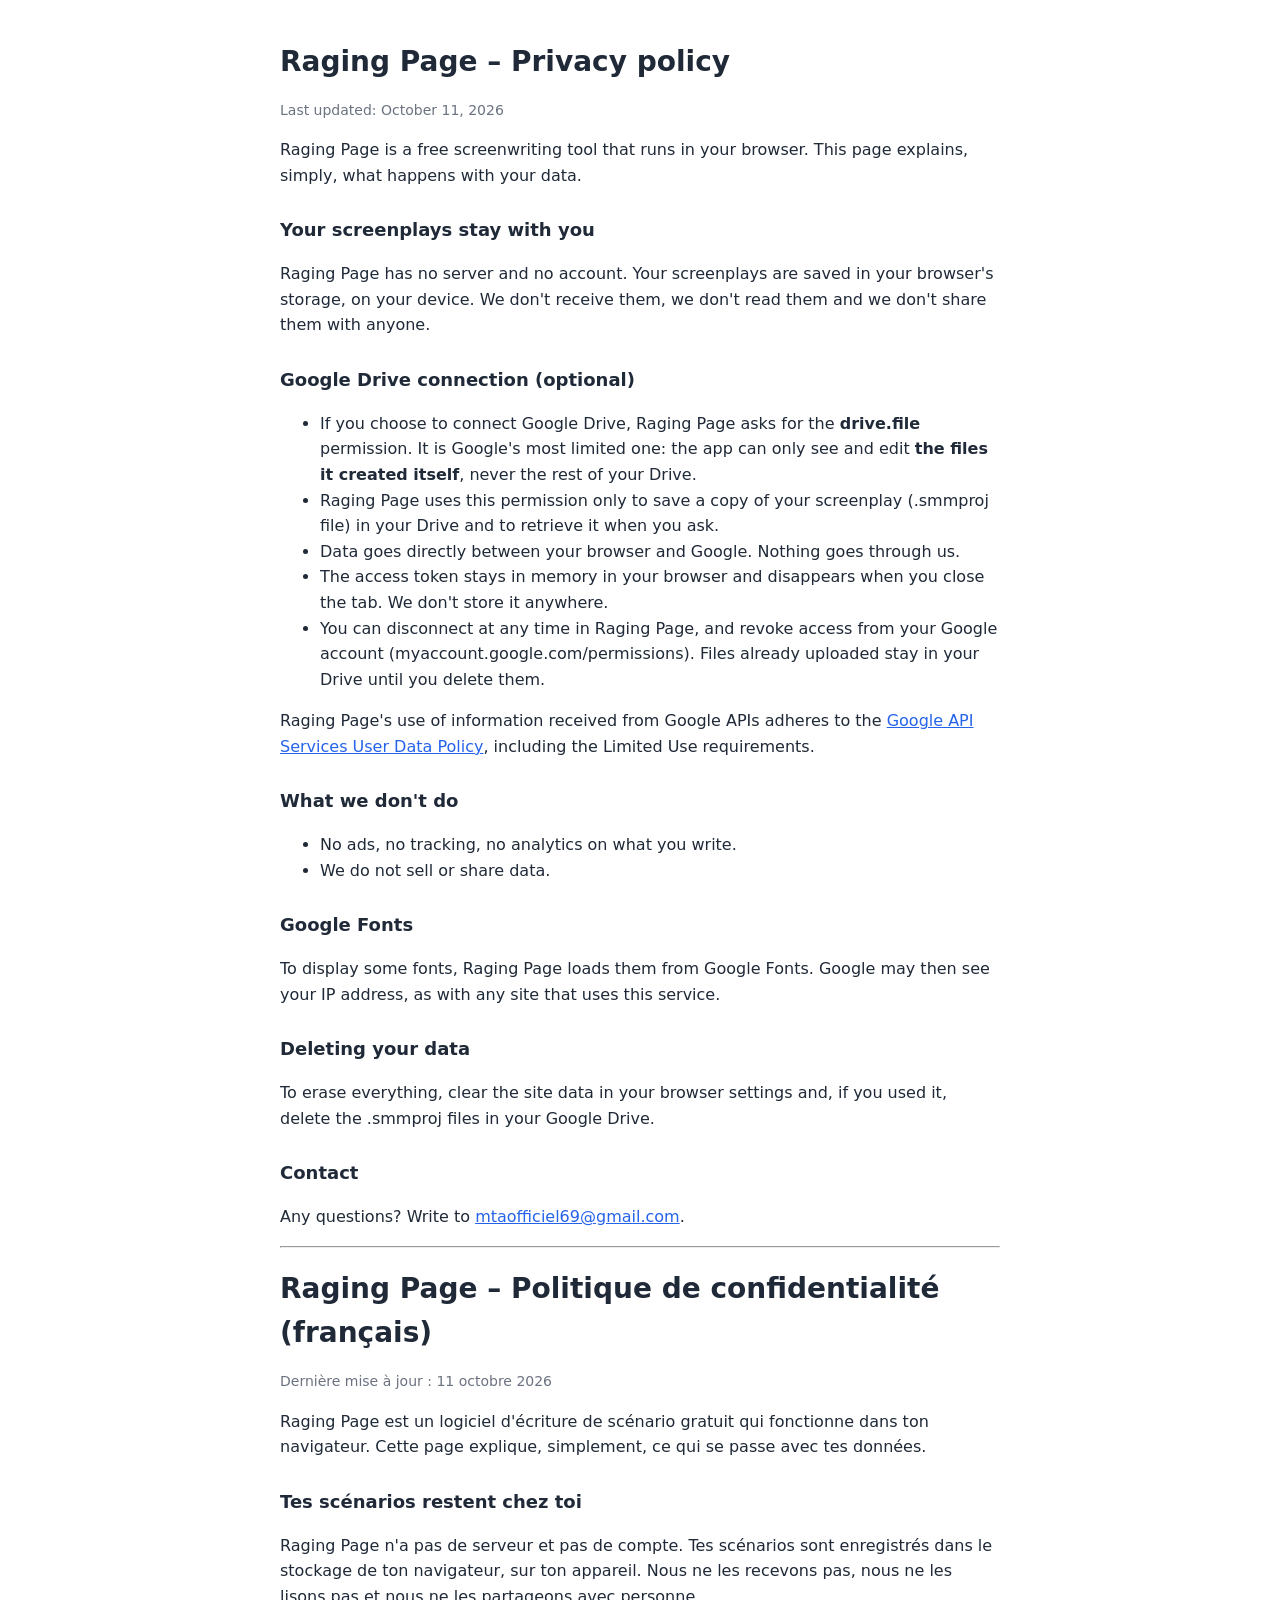
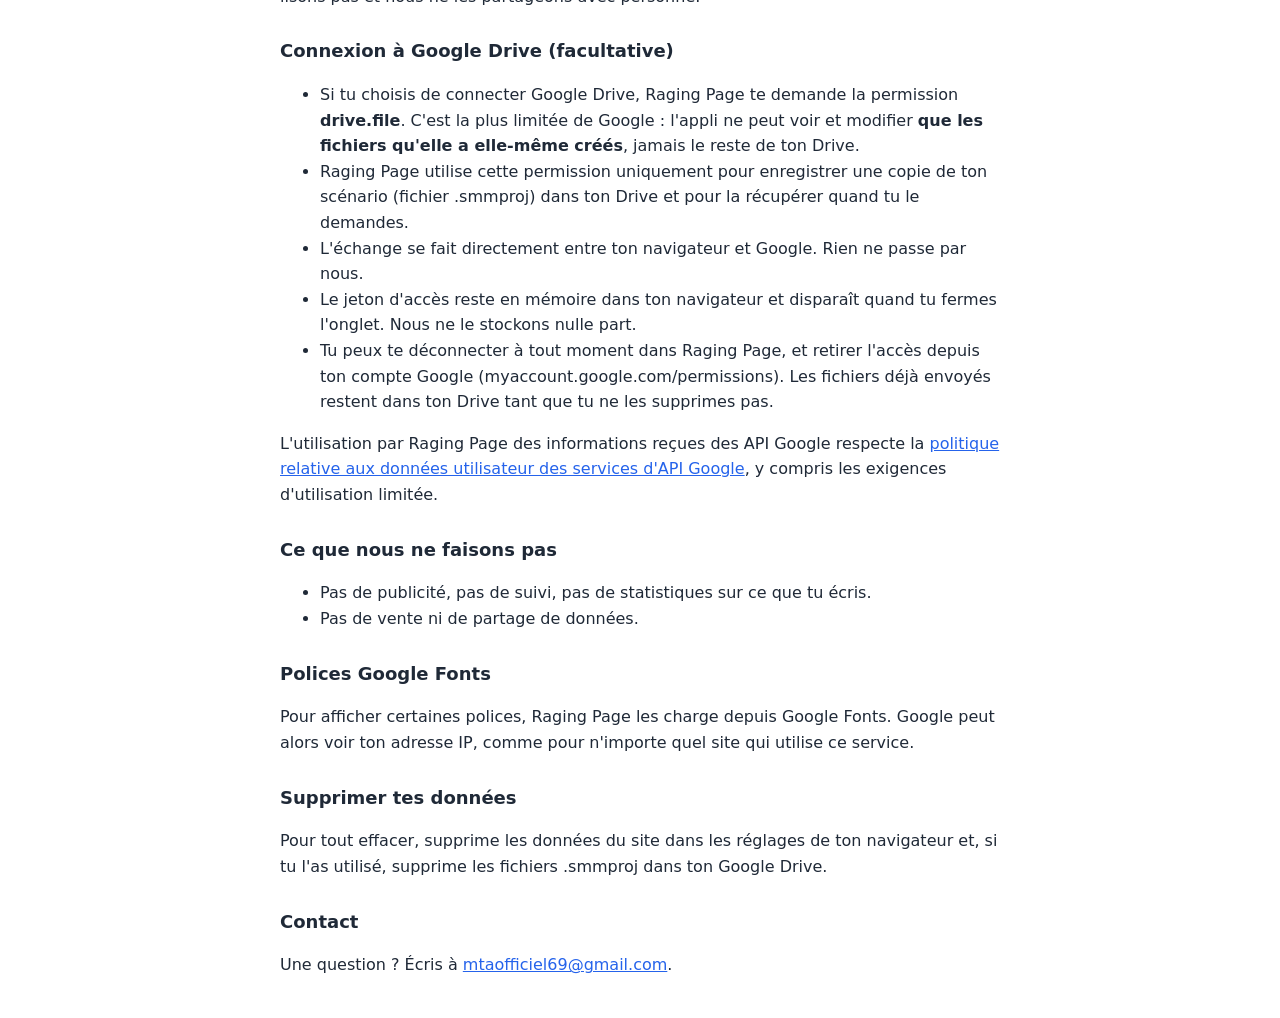
<file: privacy.html>
<!DOCTYPE html>
<html lang="en">
<head>
<meta charset="utf-8">
<meta name="viewport" content="width=device-width, initial-scale=1">
<title>Raging Page – Privacy policy</title>
<style>
  body{font-family:system-ui,-apple-system,"Segoe UI",Roboto,sans-serif;max-width:720px;margin:40px auto;padding:0 20px;line-height:1.6;color:#1f2937;background:#fff}
  h1{font-size:28px;margin-bottom:4px} h2{font-size:18px;margin-top:28px}
  .d{color:#6b7280;font-size:14px} a{color:#2563eb}
  @media (prefers-color-scheme:dark){body{background:#111827;color:#e5e7eb}.d{color:#9ca3af}a{color:#93c5fd}}
</style>
</head>
<body>
<h1>Raging Page – Privacy policy</h1>
<p class="d">Last updated: October 11, 2026</p>

<p>Raging Page is a free screenwriting tool that runs in your browser. This page explains, simply, what happens with your data.</p>

<h2>Your screenplays stay with you</h2>
<p>Raging Page has no server and no account. Your screenplays are saved in your browser's storage, on your device. We don't receive them, we don't read them and we don't share them with anyone.</p>

<h2>Google Drive connection (optional)</h2>
<ul>
  <li>If you choose to connect Google Drive, Raging Page asks for the <b>drive.file</b> permission. It is Google's most limited one: the app can only see and edit <b>the files it created itself</b>, never the rest of your Drive.</li>
  <li>Raging Page uses this permission only to save a copy of your screenplay (.smmproj file) in your Drive and to retrieve it when you ask.</li>
  <li>Data goes directly between your browser and Google. Nothing goes through us.</li>
  <li>The access token stays in memory in your browser and disappears when you close the tab. We don't store it anywhere.</li>
  <li>You can disconnect at any time in Raging Page, and revoke access from your Google account (myaccount.google.com/permissions). Files already uploaded stay in your Drive until you delete them.</li>
</ul>
<p>Raging Page's use of information received from Google APIs adheres to the <a href="https://developers.google.com/terms/api-services-user-data-policy">Google API Services User Data Policy</a>, including the Limited Use requirements.</p>

<h2>What we don't do</h2>
<ul>
  <li>No ads, no tracking, no analytics on what you write.</li>
  <li>We do not sell or share data.</li>
</ul>

<h2>Google Fonts</h2>
<p>To display some fonts, Raging Page loads them from Google Fonts. Google may then see your IP address, as with any site that uses this service.</p>

<h2>Deleting your data</h2>
<p>To erase everything, clear the site data in your browser settings and, if you used it, delete the .smmproj files in your Google Drive.</p>

<h2>Contact</h2>
<p>Any questions? Write to <a href="mailto:mtaofficiel69@gmail.com">mtaofficiel69@gmail.com</a>.</p>

<hr>

<div lang="fr">
<h1 id="fr">Raging Page – Politique de confidentialité (français)</h1>
<p class="d">Dernière mise à jour : 11 octobre 2026</p>

<p>Raging Page est un logiciel d'écriture de scénario gratuit qui fonctionne dans ton navigateur. Cette page explique, simplement, ce qui se passe avec tes données.</p>

<h2>Tes scénarios restent chez toi</h2>
<p>Raging Page n'a pas de serveur et pas de compte. Tes scénarios sont enregistrés dans le stockage de ton navigateur, sur ton appareil. Nous ne les recevons pas, nous ne les lisons pas et nous ne les partageons avec personne.</p>

<h2>Connexion à Google Drive (facultative)</h2>
<ul>
  <li>Si tu choisis de connecter Google Drive, Raging Page te demande la permission <b>drive.file</b>. C'est la plus limitée de Google : l'appli ne peut voir et modifier <b>que les fichiers qu'elle a elle-même créés</b>, jamais le reste de ton Drive.</li>
  <li>Raging Page utilise cette permission uniquement pour enregistrer une copie de ton scénario (fichier .smmproj) dans ton Drive et pour la récupérer quand tu le demandes.</li>
  <li>L'échange se fait directement entre ton navigateur et Google. Rien ne passe par nous.</li>
  <li>Le jeton d'accès reste en mémoire dans ton navigateur et disparaît quand tu fermes l'onglet. Nous ne le stockons nulle part.</li>
  <li>Tu peux te déconnecter à tout moment dans Raging Page, et retirer l'accès depuis ton compte Google (myaccount.google.com/permissions). Les fichiers déjà envoyés restent dans ton Drive tant que tu ne les supprimes pas.</li>
</ul>
<p>L'utilisation par Raging Page des informations reçues des API Google respecte la <a href="https://developers.google.com/terms/api-services-user-data-policy">politique relative aux données utilisateur des services d'API Google</a>, y compris les exigences d'utilisation limitée.</p>

<h2>Ce que nous ne faisons pas</h2>
<ul>
  <li>Pas de publicité, pas de suivi, pas de statistiques sur ce que tu écris.</li>
  <li>Pas de vente ni de partage de données.</li>
</ul>

<h2>Polices Google Fonts</h2>
<p>Pour afficher certaines polices, Raging Page les charge depuis Google Fonts. Google peut alors voir ton adresse IP, comme pour n'importe quel site qui utilise ce service.</p>

<h2>Supprimer tes données</h2>
<p>Pour tout effacer, supprime les données du site dans les réglages de ton navigateur et, si tu l'as utilisé, supprime les fichiers .smmproj dans ton Google Drive.</p>

<h2>Contact</h2>
<p>Une question ? Écris à <a href="mailto:mtaofficiel69@gmail.com">mtaofficiel69@gmail.com</a>.</p>
</div>
</body>
</html>
</file>
<file: ragingdraw/draw.css>
/* =====================================================================
   RAGING DRAW — même direction artistique que Raging Page :
   mêmes couleurs, mêmes typographies (Inter, Fraunces pour le nom),
   même colonne sombre, mêmes boutons, mêmes boîtes de dialogue.
===================================================================== */
:root{
  --paper:#FCFDFE;
  --ink:#23262E;
  --ink-soft:#5C6270;
  --studio:#262535;
  --studio-2:#2F2E44;
  --studio-text:#EDEEF5;
  --studio-text-dim:#9A99B0;
  --accent:#D9363E;
  --accent-2:#A51F2B;
  --hair:#DADFE6;
  --hair-dark:#3B3A52;
  --backdrop:#EEF1F5;
  --editor-backdrop:#DCE0E7;
  --danger:#D64545;
  --ok:#2F9E44;
  --radius:6px;
  --sans:'Inter',system-ui,-apple-system,'Segoe UI',Roboto,sans-serif;
  --display:var(--sans);
  --surface:#fff;
  --surface-soft:#F7F9FB;
  --surface-soft-2:#F2F5F8;
  --row-hover:#ffffff80;
  --chip-bg:#00000009;
  --overlay-hover:#00000008;
  --tag-chip-bg:#A51F2B1c;
  --tag-chip-text:#7A1C22;
  --shadow-sm:0 1px 2px rgba(16,24,40,.05), 0 1px 3px rgba(16,24,40,.07);
  --shadow-md:0 2px 4px rgba(16,24,40,.05), 0 8px 20px -6px rgba(16,24,40,.14);
  --focus-ring:0 0 0 3px rgba(217,54,62,.22);
}
html[data-theme="dark"]{
  --backdrop:#14141C;
  --editor-backdrop:#0D0D13;
  --ink:#E8EAF2;
  --ink-soft:#A7ACC0;
  --hair:#363548;
  --surface:#262535;
  --surface-soft:#2B2A3D;
  --surface-soft-2:#2B2A3D;
  --row-hover:#ffffff0d;
  --chip-bg:#ffffff14;
  --overlay-hover:#ffffff12;
  --tag-chip-bg:#D9363E33;
  --tag-chip-text:#F5B5B9;
  --shadow-sm:0 1px 2px rgba(0,0,0,.35);
  --shadow-md:0 8px 22px -6px rgba(0,0,0,.55);
}
*{box-sizing:border-box;}
html,body{height:100%;}
body{margin:0; background:var(--backdrop); color:var(--ink); font-family:var(--sans); -webkit-font-smoothing:antialiased; font-feature-settings:'cv11','ss01'; letter-spacing:-.003em;}
button{font-family:inherit; cursor:pointer; color:inherit;}
input,textarea,select{font-family:inherit;}
::selection{background:#F9C9CC;}
#app{height:100vh; display:flex; flex-direction:column; overflow:hidden;}
.hidden{display:none !important;}
.icon{width:15px; height:15px; flex:none;}

/* ---------- Boutons ---------- */
.btn{
  border:1px solid var(--hair); background:var(--surface); color:var(--ink); padding:10px 16px;
  border-radius:6px; font-size:14px; font-weight:500; display:inline-flex; align-items:center; gap:8px;
  transition:background .12s, border-color .12s, box-shadow .12s, color .12s;
}
.btn:hover{border-color:#F2C4C7;}
.btn:disabled{opacity:.4; cursor:default;}
.btn-primary{background:var(--accent); border-color:var(--accent); color:#fff; font-weight:600; box-shadow:0 1px 2px rgba(165,31,43,.35);}
.btn-primary:hover{background:#BF2C34; border-color:#BF2C34;}
.btn-ghost{background:transparent; border-color:transparent;}
.btn-ghost:hover{background:var(--overlay-hover); border-color:transparent;}
.btn-sm{padding:6px 10px; font-size:13.5px;}
.btn:focus-visible{outline:none; box-shadow:var(--focus-ring);}
.lang-flags{display:flex; gap:2px; padding:2px; border-radius:999px; background:var(--chip-bg); margin:0 2px;}
.lang-flag{font-family:var(--sans); font-size:11.5px; font-weight:700; letter-spacing:.03em; line-height:1; padding:6px 11px; border-radius:999px; border:1px solid transparent; background:transparent; cursor:pointer; color:var(--ink-soft);}
.lang-flag:hover{color:var(--ink);}
.lang-flag.active{color:#fff; background:var(--accent); border-color:var(--accent);}
.ib{width:30px; height:30px; flex:none; display:inline-flex; align-items:center; justify-content:center; border-radius:7px; border:1px solid transparent; background:transparent; color:var(--ink-soft); position:relative; transition:background .12s, color .12s, border-color .12s;}
.ib:hover{background:var(--overlay-hover); color:var(--ink);}
.ib.on{background:var(--tag-chip-bg); color:var(--accent); border-color:rgba(217,54,62,.25);}
.ib.sm{width:26px; height:26px;}
.ib .icon{width:16px; height:16px;}
.ib.danger:hover{color:var(--danger); background:rgba(214,69,69,.08);}
.ib .lt{position:absolute; inset:0; display:flex; align-items:center; justify-content:center; font-style:normal; font-weight:700; font-size:12.5px; background:inherit; border-radius:7px;}
.ib .lt + .icon, .ib:has(.lt) .icon{opacity:0;}
.ib:has(.lt){font-family:'Fraunces',serif;}
.ib[data-id="italic"] .lt{font-style:italic; font-family:'Fraunces',serif; font-size:15px;}
.ib-sp{width:26px; flex:none;}

/* ---------- Nom et logo ---------- */
.mm-word{display:inline-flex; align-items:center; line-height:0; white-space:nowrap; user-select:none;}
.mm-word svg{display:block; height:1em; width:5.199em;}
.mm-word .w1{fill:var(--ink);}
.mm-word .w2{fill:var(--accent);}
.mmlb{fill:#1F6FA0;}
html[data-theme="dark"] .mmlb, .rail .mmlb{fill:#3699D4;}
.rdlb{fill:#A51F2B;}
html[data-theme="dark"] .rdlb, .rail .rdlb{fill:#D9363E;}
.rd-logo-splash{overflow:visible;}
.rd-splash .sp{fill:#F0646B; stroke:#5E1418; stroke-width:1.6; transform-box:fill-box; transform-origin:center; opacity:0; animation:rdSplash 4.2s ease-out infinite;}
.rd-splash .sp2{animation-delay:1.4s; fill:#FCFDFE;}
.rd-splash .sp3{animation-delay:2.8s; fill:#F2C4C7;}
@keyframes rdSplash{0%{opacity:0; transform:translate(0,2px) scale(.45);} 18%{opacity:1;} 65%{opacity:.9;} 100%{opacity:0; transform:translate(9px,-36px) scale(1.5);}}
@media (prefers-reduced-motion:reduce){
  .rd-splash .sp{animation:none; opacity:.95;}
  .rd-splash .sp1{transform:translate(0,-3px) scale(.8);}
  .rd-splash .sp2{transform:translate(4px,-16px) scale(1.1);}
  .rd-splash .sp3{transform:translate(8px,-30px) scale(1.4); opacity:.7;}
}

/* =====================================================================
   ACCUEIL (calqué sur celui de Raging Page)
===================================================================== */
#homeView{flex:1; display:flex; flex-direction:column; overflow:hidden; min-height:0;}
#homeView .wd-top{flex:none; display:flex; align-items:center; justify-content:space-between; gap:16px; height:60px; padding:0 24px; background:var(--surface); box-shadow:0 1px 0 var(--hair);}
#homeView .wd-brand{display:flex; align-items:center; gap:12px;}
#homeView .wd-brand .mm-word{font-size:37.5px;}
#homeView .wd-logo{width:40px; height:40px; flex:none; display:block; border-radius:7px;}
#homeView .wd-top-r{display:flex; align-items:center; gap:10px;}
#homeView .wd-body{flex:1; min-height:0; display:flex; align-items:stretch; width:100%; max-width:1180px; margin:0 auto; padding:28px 24px 24px; gap:28px;}
#homeView .wd-side{flex:none; width:268px; display:flex; flex-direction:column; gap:4px; overflow-y:auto; min-height:0;}
#homeView .wd-new{width:100%; justify-content:center; padding:12px 16px; font-size:15.5px; border-radius:8px; margin-bottom:14px; box-shadow:0 1px 2px #A51F2B44; font-weight:600;}
#homeView .wd-navs{display:flex; flex-direction:column; gap:4px;}
#homeView .wd-nav{width:100%; display:flex; align-items:center; gap:12px; padding:10px 12px; border:0; border-radius:6px; background:transparent; color:var(--ink); font-size:15px; font-weight:500; text-align:left; transition:background .12s;}
#homeView .wd-nav:hover{background:var(--overlay-hover);}
#homeView .wd-nav .icon{width:17px; height:17px; color:var(--ink-soft);}
#homeView .wd-nav-sample .icon{color:var(--accent);}
#homeView .wd-nav small{display:block; font-size:12.5px; font-weight:400; color:var(--ink-soft); margin-top:1px; line-height:1.35;}
#homeView .wd-tip{align-items:flex-start; margin-top:8px;}
#homeView .wd-tip .icon{margin-top:2px;}
#homeView .wd-tip em{font-style:normal; font-size:11.5px; color:var(--ink-soft); margin-left:4px; font-variant-numeric:tabular-nums;}
#homeView .wd-about{margin-top:auto; padding:22px 12px 0; font-size:13px; line-height:1.6; color:var(--ink-soft); border-top:1px solid var(--hair);}
#homeView .wd-about b{display:block; margin-bottom:8px;}
#homeView .wd-about b .mm-word{font-size:26.6px;}
#homeView .wd-tag{margin:0 0 12px; color:var(--ink); font-size:14px; line-height:1.45;}
#homeView .wd-points{list-style:none; margin:0; padding:0; display:flex; flex-direction:column; gap:8px;}
#homeView .wd-points li{display:flex; gap:8px; align-items:flex-start;}
#homeView .wd-points .icon{color:var(--accent); margin-top:3px;}
#homeView .wd-ver{margin-top:16px; display:flex; align-items:center; gap:10px; flex-wrap:wrap;}
.ver-chip{display:inline-flex; align-items:center; gap:6px; padding:3px 10px 3px 8px; border-radius:999px; background:var(--tag-chip-bg); color:var(--ink-soft); font-size:11.5px; font-weight:600; letter-spacing:.02em; line-height:1.4; font-variant-numeric:tabular-nums;}
.ver-chip i{width:5px; height:5px; border-radius:50%; background:var(--accent); opacity:.8; flex:none;}
.rp-link{font-size:12.5px; color:var(--ink-soft); text-decoration:none; border-bottom:1px solid var(--hair);}
.rp-link:hover{color:var(--accent); border-color:var(--accent);}
#homeView .wd-main{flex:1; min-width:0; min-height:0; display:flex; flex-direction:column;}
#homeView .wd-main-h{flex:none; display:flex; align-items:center; gap:14px; margin:2px 2px 18px; flex-wrap:wrap;}
#homeView .wd-main-h h1{margin:0; font-family:var(--sans); font-size:28px; font-weight:700; letter-spacing:-.025em;}
#homeView .wd-count{display:inline-flex; align-items:center; justify-content:center; min-width:34px; height:34px; padding:0 12px; border-radius:999px; background:var(--tag-chip-bg); color:var(--tag-chip-text); font-size:18px; font-weight:700; line-height:1; font-variant-numeric:tabular-nums; box-shadow:inset 0 0 0 1px rgba(217,54,62,.22);}
.wd-resume{margin-left:auto; display:inline-flex; align-items:center; gap:8px; max-width:340px; padding:6px 4px; border:0; background:transparent; color:var(--accent); font-size:14px; font-weight:500; cursor:pointer;}
.wd-resume:hover .wd-resume-t{text-decoration:underline;}
.wd-resume-l{color:var(--ink-soft); font-weight:500;}
.wd-resume-t{font-weight:600; overflow:hidden; text-overflow:ellipsis; white-space:nowrap;}
#homeView .wd-table{flex:1; min-height:0; display:flex; flex-direction:column; background:var(--surface); border:1px solid var(--hair); border-radius:12px; overflow:hidden; box-shadow:var(--shadow-sm);}
#homeView.dropping .wd-table{border-color:var(--accent); box-shadow:var(--focus-ring);}
.pgrid-scroll{flex:1; min-height:0; overflow-y:auto; padding:22px; scrollbar-width:thin; scrollbar-color:rgba(120,128,150,.4) transparent;}
.pgrid{display:grid; grid-template-columns:repeat(auto-fill, minmax(170px, 1fr)); gap:22px 18px;}
.pcard{position:relative; display:flex; flex-direction:column; gap:10px; cursor:pointer; border-radius:10px; padding:8px; margin:-8px; outline:none; transition:background .12s;}
.pcard:hover, .pcard:focus-visible{background:var(--surface-soft);}
.pc-th{height:220px; display:flex; align-items:center; justify-content:center; border-radius:8px; background:var(--surface-soft-2); overflow:hidden;}
.pc-th span{display:block; max-width:84%; max-height:88%; height:88%; background:#0B0B10 center/cover no-repeat; border-radius:2px; box-shadow:0 6px 18px rgba(10,10,20,.28), 0 1px 3px rgba(10,10,20,.2); transition:transform .18s ease;}
.pc-th span[style*="aspect-ratio:1920"]{height:auto; width:84%;}
.pcard:hover .pc-th span{transform:translateY(-3px);}
.pc-meta{min-width:0; padding:0 2px;}
.pc-meta b{display:block; font-size:15px; font-weight:600; overflow:hidden; text-overflow:ellipsis; white-space:nowrap;}
.pc-meta small{display:block; font-size:12.5px; color:var(--ink-soft); margin-top:2px; overflow:hidden; text-overflow:ellipsis; white-space:nowrap;}
.pc-acts{position:absolute; top:14px; right:14px; display:flex; gap:2px; padding:3px; border-radius:9px; background:var(--surface); box-shadow:var(--shadow-md); opacity:0; transition:opacity .12s;}
.pcard:hover .pc-acts, .pcard:focus-within .pc-acts{opacity:1;}
@media (hover:none){ .pc-acts{opacity:1;} }
#homeView .wd-empty{flex:1; display:flex; flex-direction:column; align-items:center; justify-content:center; text-align:center; gap:14px; padding:48px 24px;}
#homeView .wd-empty p{margin:0; max-width:400px; font-size:15.5px; line-height:1.55; color:var(--ink-soft);}
.wd-poster{width:58px; height:80px; border-radius:4px; background:#5E1418; position:relative; box-shadow:0 6px 18px rgba(10,10,20,.22); overflow:hidden;}
.wd-poster i{position:absolute; left:9px; right:9px; height:3px; border-radius:2px; background:#F2C4C7;}
.wd-poster i:nth-child(1){top:12px; left:16px; right:16px; height:16px; border-radius:50%; background:#F0646B;}
.wd-poster i:nth-child(2){bottom:18px; height:7px; background:#FCFDFE;}
.wd-poster i:nth-child(3){bottom:10px; left:14px; right:14px; opacity:.6;}
/* bande « pellicule » en pied du tableau : un nuancier qui défile, comme la ligne de scène de Raging Page */
.wd-strip{flex:none; display:flex; align-items:center; gap:14px; height:46px; padding:0 20px; border-top:1px solid var(--hair); background:var(--surface-soft); overflow:hidden;}
.wd-strip-holes{width:28px; height:14px; flex:none; background:radial-gradient(circle, var(--hair) 2.2px, transparent 2.6px) 0 0/9px 7px;}
.wd-strip-sw{flex:1; display:flex; gap:8px; overflow:hidden;}
.wd-strip-sw i{width:16px; height:16px; border-radius:50%; background:var(--c); flex:none; box-shadow:inset 0 0 0 1px rgba(0,0,0,.08); animation:swIn 6s ease-in-out infinite; animation-delay:calc(var(--i, 0) * .2s);}
.wd-strip-sw i:nth-child(2){animation-delay:.25s} .wd-strip-sw i:nth-child(3){animation-delay:.5s} .wd-strip-sw i:nth-child(4){animation-delay:.75s} .wd-strip-sw i:nth-child(5){animation-delay:1s} .wd-strip-sw i:nth-child(6){animation-delay:1.25s} .wd-strip-sw i:nth-child(7){animation-delay:1.5s} .wd-strip-sw i:nth-child(8){animation-delay:1.75s} .wd-strip-sw i:nth-child(9){animation-delay:2s} .wd-strip-sw i:nth-child(10){animation-delay:2.25s} .wd-strip-sw i:nth-child(11){animation-delay:2.5s}
@keyframes swIn{0%,100%{transform:none;} 8%{transform:translateY(-4px);} 16%{transform:none;}}
.wd-strip-n{font-family:'Courier Prime','Courier New',monospace; font-weight:700; font-size:12.5px; letter-spacing:.06em; color:var(--accent);}
@media (prefers-reduced-motion:reduce){ .wd-strip-sw i{animation:none;} }
#homeView button:focus-visible{outline:2px solid var(--accent); outline-offset:2px;}
@media (max-width:900px){
  #homeView{overflow:auto;}
  #homeView .wd-body{flex-direction:column; padding:20px 16px 28px; gap:20px; min-height:auto;}
  #homeView .wd-side{display:contents;}
  #homeView .wd-new{order:-2; width:100%; margin-bottom:0;}
  #homeView .wd-navs{order:-1; flex-direction:row; flex-wrap:wrap; gap:6px; margin-top:-8px;}
  #homeView .wd-nav{width:auto; flex:1 1 auto; padding:9px 12px;}
  #homeView .wd-nav small, #homeView .wd-tip{display:none;}
  #homeView .wd-about{order:3; margin:0; padding:16px 4px 0;}
  #homeView .wd-main{flex:none;}
  #homeView .wd-table{flex:none; overflow:visible;}
  .pgrid-scroll{overflow:visible; padding:16px;}
  .pgrid{grid-template-columns:repeat(auto-fill, minmax(140px, 1fr));}
  .pc-th{height:180px;}
  #homeView .wd-top{padding:0 16px;}
  #homeView .wd-brand .mm-word{font-size:30px;}
}
@media (max-width:520px){
  #homeView .wd-top .btn-ghost{font-size:0; gap:0; padding:7px 9px;}
  #homeView .wd-top .btn-ghost .icon{width:16px; height:16px;}
  #homeView .wd-brand .mm-word{font-size:24px;}
  #homeView .wd-logo{width:34px; height:34px;}
  .wd-resume{margin-left:0;}
}

/* =====================================================================
   BOÎTES DE DIALOGUE ET FENÊTRES
===================================================================== */
.mmd-backdrop{position:fixed; inset:0; z-index:500; display:flex; align-items:center; justify-content:center; padding:20px; background:rgba(20,20,30,.52); animation:mmdFade .14s ease-out;}
.mmd{width:100%; max-width:410px; background:var(--surface); color:var(--ink); border-radius:12px; padding:24px 24px 18px; box-shadow:0 0 0 1px var(--hair), 0 24px 64px rgba(10,10,20,.38); animation:mmdPop .17s cubic-bezier(.2,.8,.3,1);}
.mmd-head{display:flex; gap:14px; align-items:flex-start;}
.mmd-ico{flex:none; width:40px; height:40px; border-radius:50%; display:flex; align-items:center; justify-content:center; background:rgba(217,54,62,.14); color:var(--accent);}
.mmd.danger .mmd-ico{background:rgba(214,69,69,.14); color:var(--danger);}
.mmd-ico svg{width:20px; height:20px; fill:none; stroke:currentColor; stroke-width:1.8; stroke-linecap:round; stroke-linejoin:round;}
.mmd-text{min-width:0; flex:1;}
.mmd-title{margin:2px 0 0; font-size:17px; font-weight:700; letter-spacing:-.01em; line-height:1.3;}
.mmd-msg{margin:6px 0 0; font-size:14.5px; line-height:1.5; color:var(--ink-soft); white-space:pre-line; overflow-wrap:anywhere;}
.mmd-input{display:block; width:100%; margin-top:14px; padding:10px 12px; font:inherit; font-size:15px; color:var(--ink); background:var(--surface-soft); border:1px solid var(--hair); border-radius:8px;}
.mmd-input:focus{outline:none; border-color:var(--accent); box-shadow:var(--focus-ring);}
.mmd-actions{display:flex; justify-content:flex-end; gap:8px; margin-top:22px;}
.mmd-actions .btn{min-width:92px; justify-content:center; padding:8px 16px; font-size:14.5px;}
.mmd.danger .mmd-ok{background:var(--danger); border-color:var(--danger); color:#fff;}
.mmd.danger .mmd-ok:hover{background:#B93838; border-color:#B93838;}
@keyframes mmdFade{from{opacity:0}to{opacity:1}}
@keyframes mmdPop{from{opacity:0; transform:translateY(8px) scale(.97)}to{opacity:1; transform:none}}
@media (prefers-reduced-motion:reduce){ .mmd-backdrop, .mmd, .modal{animation:none;} }

.modal-backdrop{position:fixed; inset:0; background:#14141Eaa; display:flex; align-items:center; justify-content:center; z-index:200; padding:20px; backdrop-filter:blur(2px); animation:mmdFade .14s ease-out;}
.modal{position:relative; background:var(--surface); color:var(--ink); border-radius:12px; width:100%; max-width:460px; max-height:calc(100vh - 40px); display:flex; flex-direction:column; box-shadow:0 0 0 1px var(--hair), 0 24px 64px rgba(10,10,20,.32); animation:mmdPop .17s cubic-bezier(.2,.8,.3,1);}
.modal.wide{max-width:860px;}
.mh{padding:24px 64px 0 28px;}
.mh h2{margin:0; font-size:19px; font-weight:700; letter-spacing:-.015em;}
.mh p{margin:5px 0 0; color:var(--ink-soft); font-size:14px; line-height:1.45;}
.mclose{position:absolute; top:16px; right:16px;}
.mb{padding:20px 28px 4px; overflow-y:auto; min-height:0;}
.modal-actions{display:flex; justify-content:flex-end; gap:8px; padding:16px 28px 22px;}
.modal-actions .btn{padding:9px 18px; font-size:14.5px;}
.field{margin-bottom:18px;}
.field > label{display:block; font-size:13.5px; font-weight:600; color:var(--ink-soft); margin-bottom:8px;}
.field input[type=text], .field input[type=number], .field select{width:100%; padding:10px 12px; border:1px solid var(--hair); border-radius:8px; font-size:15px; background:var(--surface-soft); color:var(--ink); transition:border-color .12s, box-shadow .12s, background .12s;}
.field input:focus, .field select:focus{outline:none; border-color:var(--accent); box-shadow:var(--focus-ring); background:var(--surface);}
.fmt-choice{display:flex; gap:8px;}
.fmt-opt{flex:1; border:1.5px solid var(--hair); border-radius:8px; padding:12px 12px; cursor:pointer; text-align:left; background:var(--surface);}
.fmt-opt:hover{border-color:#F2C4C7;}
.fmt-opt.active{border-color:var(--accent); background:color-mix(in srgb, var(--accent) 8%, var(--surface)); box-shadow:var(--focus-ring);}
.fmt-opt .t{font-weight:700; font-size:14.5px;}
.fmt-opt .d{font-size:12.5px; color:var(--ink-soft); margin-top:3px; line-height:1.35;}
.fmt-grid{display:grid; grid-template-columns:repeat(auto-fill, minmax(140px, 1fr)); gap:10px; margin-bottom:16px;}
.fmt-grid.sm{grid-template-columns:repeat(auto-fill, minmax(118px, 1fr)); gap:8px; margin:0;}
.fmt-card{display:flex; flex-direction:column; align-items:center; gap:4px; padding:12px 8px 10px; border:1.5px solid var(--hair); border-radius:10px; background:var(--surface); text-align:center; transition:border-color .12s, background .12s;}
.fmt-card:hover{border-color:#F2C4C7;}
.fmt-card.active{border-color:var(--accent); background:color-mix(in srgb, var(--accent) 8%, var(--surface)); box-shadow:var(--focus-ring);}
.fc-r{height:58px; width:100%; display:flex; align-items:center; justify-content:center; margin-bottom:4px;}
.fc-r i{display:block; height:100%; max-width:90%; border-radius:3px; background:linear-gradient(160deg, #D9363E, #5E1418); box-shadow:0 2px 6px rgba(20,66,94,.3);}
.fmt-card[data-id="wide"] .fc-r i{height:auto; width:80%;}
.fmt-card b{font-size:13px; font-weight:600; line-height:1.25;}
.fmt-card small{font-size:11.5px; color:var(--ink-soft); line-height:1.3;}
.fmt-custom{display:flex; align-items:flex-end; gap:10px; flex-wrap:wrap; padding:14px; border:1px dashed var(--hair); border-radius:10px; margin-bottom:14px;}
.fmt-custom b{width:100%; font-size:13.5px; color:var(--ink-soft);}
.fmt-custom label{display:flex; flex-direction:column; gap:4px; font-size:12px; color:var(--ink-soft); font-weight:600;}
.fmt-custom input, .fmt-custom select{width:100px; padding:7px 9px; border:1px solid var(--hair); border-radius:7px; background:var(--surface-soft); color:var(--ink); font-size:14px;}

/* ---------- Création ---------- */
.tgrid{display:grid; grid-template-columns:repeat(2, 1fr); gap:12px;}
.tgrid.cr{grid-template-columns:repeat(auto-fill, minmax(96px, 1fr)); gap:10px;}
.tcard{display:flex; flex-direction:column; gap:6px; align-items:stretch; padding:6px; border:1.5px solid transparent; border-radius:10px; background:transparent; text-align:center; font-size:12.5px; font-weight:600; color:var(--ink);}
.tcard:hover{background:var(--overlay-hover);}
.tcard.active{border-color:var(--accent); background:color-mix(in srgb, var(--accent) 8%, var(--surface));}
.tthumb{display:block; width:100%; border-radius:4px; background:#2F2E44 center/cover no-repeat; box-shadow:0 3px 10px rgba(10,10,20,.22); max-height:240px;}

/* ---------- Export ---------- */
#exportBackdrop .mb{display:flex; gap:24px;}
.ex-prev{flex:none; width:260px; display:flex; align-items:flex-start; justify-content:center; padding:18px; background:var(--editor-backdrop); border-radius:10px; align-self:flex-start;}
.ex-prev canvas{max-width:100%; height:auto; box-shadow:0 8px 24px rgba(10,10,20,.3); border-radius:2px;}
.ex-opts{flex:1; min-width:0;}
.fmt4{display:grid; grid-template-columns:1fr 1fr; gap:8px;}
.qlist{display:flex; flex-direction:column; gap:6px;}
.qopt{display:flex; align-items:center; justify-content:space-between; gap:10px; padding:10px 12px; border:1.5px solid var(--hair); border-radius:8px; background:var(--surface); text-align:left;}
.qopt b{font-size:14px; font-weight:600;}
.qopt span{font-size:12.5px; color:var(--ink-soft); font-variant-numeric:tabular-nums;}
.qopt:hover{border-color:#F2C4C7;}
.qopt.active{border-color:var(--accent); background:color-mix(in srgb, var(--accent) 8%, var(--surface)); box-shadow:var(--focus-ring);}
.ex-jq input{width:100%;}
.ex-jq label b{color:var(--ink); font-variant-numeric:tabular-nums;}
.ex-sum{display:flex; gap:10px; align-items:flex-start; padding:12px 14px; border-radius:10px; background:var(--tag-chip-bg); color:var(--ink); font-size:13.5px; line-height:1.5; margin-top:6px;}
.ex-sum .icon{color:var(--accent); margin-top:3px;}
.ex-sum em{color:var(--ink-soft); font-style:normal;}
.exprog{position:fixed; inset:0; z-index:600; display:flex; align-items:center; justify-content:center; background:rgba(20,20,30,.45); backdrop-filter:blur(2px);}
.exprog > div{min-width:320px; max-width:90vw; padding:22px 24px; border-radius:12px; background:var(--surface); color:var(--ink); box-shadow:0 24px 64px rgba(10,10,20,.38); display:grid; grid-template-columns:auto 1fr; gap:10px 14px; align-items:center;}
.exprog b{font-size:14.5px; font-weight:600;}
.exprog i{grid-column:1 / -1; height:6px; border-radius:3px; background:var(--surface-soft-2); overflow:hidden;}
.exprog s{display:block; height:100%; width:0; background:var(--accent); transition:width .3s;}
.spin{width:20px; height:20px; border-radius:50%; border:2.5px solid var(--tag-chip-bg); border-top-color:var(--accent); animation:spin .8s linear infinite;}
@keyframes spin{to{transform:rotate(360deg);}}
@media (max-width:720px){ #exportBackdrop .mb{flex-direction:column;} .ex-prev{width:100%;} }

/* ---------- Aide ---------- */
.help-steps{display:grid; grid-template-columns:repeat(4, 1fr); gap:10px; margin-bottom:20px;}
.help-steps > div{display:flex; gap:10px; padding:12px; border-radius:10px; background:var(--surface-soft); font-size:13px; line-height:1.4; color:var(--ink-soft);}
.help-steps b{flex:none; width:24px; height:24px; border-radius:50%; background:var(--accent); color:#fff; display:flex; align-items:center; justify-content:center; font-size:12.5px;}
.help-steps strong{display:block; color:var(--ink); font-size:13.5px; margin-bottom:2px;}
.help-cols{display:grid; grid-template-columns:repeat(3, 1fr); gap:22px;}
.help-cols h4{margin:0 0 8px; font-size:11px; font-weight:600; letter-spacing:.09em; text-transform:uppercase; color:var(--ink-soft);}
.kr{display:flex; align-items:center; justify-content:space-between; gap:10px; padding:5px 0; border-bottom:1px solid var(--hair); font-size:13px;}
.kr em{font-style:normal; color:var(--ink-soft); text-align:right;}
.kr span{display:flex; align-items:center; gap:3px; flex:none;}
.kr i{font-style:normal; color:var(--ink-soft); font-size:11px;}
kbd{font-family:var(--sans); font-size:11.5px; font-weight:600; padding:2px 6px; border-radius:5px; background:var(--surface-soft-2); border:1px solid var(--hair); box-shadow:0 1px 0 var(--hair);}
.help-foot{display:flex; gap:10px; align-items:flex-start; margin:20px 0 4px; padding:12px 14px; border-radius:10px; background:var(--tag-chip-bg); font-size:13.5px; line-height:1.5;}
.help-foot .icon{color:var(--accent); margin-top:3px;}
@media (max-width:760px){ .help-steps, .help-cols{grid-template-columns:1fr 1fr;} }

/* ---------- Toasts ---------- */
#rdToasts{position:fixed; left:50%; bottom:96px; transform:translateX(-50%); z-index:700; display:flex; flex-direction:column; align-items:center; gap:8px; pointer-events:none;}
.rd-toast{display:flex; align-items:center; gap:10px; max-width:min(560px, 90vw); padding:10px 16px; border-radius:999px; background:#262535; color:#EDEEF5; font-size:13.5px; font-weight:500; box-shadow:0 10px 30px rgba(10,10,20,.35); animation:mmdPop .2s cubic-bezier(.2,.8,.3,1); transition:opacity .3s, transform .3s;}
.rd-toast i{width:7px; height:7px; border-radius:50%; background:#F0646B; flex:none;}
.rd-toast.warn i{background:#F2994A;}
.rd-toast.out{opacity:0; transform:translateY(6px);}

/* =====================================================================
   ÉDITEUR
===================================================================== */
#editorView{flex:1; display:flex; overflow:hidden; min-height:0;}
.rail{width:240px; flex:none; background:var(--studio); color:var(--studio-text); display:flex; flex-direction:column; box-shadow:inset -1px 0 0 rgba(0,0,0,.28);}
.rail-brand{height:60px; padding:0 18px; display:flex; align-items:center; gap:11px; border-bottom:1px solid var(--hair-dark); cursor:pointer;}
.rail-brand:hover{opacity:.85;}
.rail-logo{flex:none; display:block; border-radius:7px;}
.rail .mm-word{font-size:27px;}
.rail .mm-word .w1{fill:#fff;}
.rail .mm-word .w2{fill:#F07A80;}
.rail-project{margin:14px 12px 4px; padding:10px 12px 11px; border-radius:10px; background:rgba(255,255,255,.055); border:1px solid rgba(255,255,255,.08); color:#fff; font-size:14px; font-weight:600; line-height:1.35; word-break:break-word;}
.rail-project::before{content:attr(data-label); display:block; margin-bottom:3px; font-size:10.5px; font-weight:600; letter-spacing:.09em; text-transform:uppercase; color:var(--studio-text-dim);}
.rail-nav{flex:1; overflow-y:auto; padding:2px 10px 12px; scrollbar-width:thin; scrollbar-color:rgba(120,128,150,.4) transparent; overscroll-behavior:contain;}
.rail-group{padding:16px 12px 6px; font-size:10.5px; font-weight:600; letter-spacing:.09em; text-transform:uppercase; color:var(--studio-text-dim); opacity:.85;}
.rail-item{position:relative; display:flex; align-items:center; gap:12px; padding:8px 12px; margin:1px 0; border-radius:8px; font-size:14px; font-weight:500; color:var(--studio-text-dim); cursor:pointer; user-select:none; outline:none; transition:background .12s, color .12s;}
.rail-item > *{pointer-events:none;}
.rail-item .icon{width:16px; height:16px; opacity:.85;}
.rail-item:hover{background:rgba(255,255,255,.07); color:#fff;}
.rail-item:hover .icon{opacity:1;}
.rail-item:focus-visible{box-shadow:0 0 0 2px rgba(93,182,236,.6);}
.rail-item.active{background:rgba(217,54,62,.2); color:#fff;}
.rail-item.active .icon{opacity:1; color:#F59196;}
.rail-item::before{content:''; position:absolute; left:-10px; top:7px; bottom:7px; width:3px; border-radius:0 3px 3px 0; background:#F0646B; opacity:0; transform:scaleY(.35); transition:opacity .15s ease, transform .15s ease;}
.rail-item.active::before{opacity:1; transform:scaleY(1);}
.rail-bottom{padding:12px 18px; font-size:12px; letter-spacing:.01em; color:var(--studio-text-dim); border-top:1px solid var(--hair-dark); display:flex; justify-content:space-between; gap:8px; flex-wrap:wrap;}

.main-col{flex:1; display:flex; flex-direction:column; min-width:0;}
.topbar{height:60px; flex:none; display:flex; align-items:center; justify-content:space-between; gap:16px; padding:0 20px; background:var(--surface); box-shadow:0 1px 0 var(--hair); position:relative; z-index:3; min-width:0;}
.topbar-left, .topbar-right{display:flex; align-items:center; gap:4px; min-width:0;}
.topbar-left{flex:1 1 auto;}
.topbar-right{flex:none;}
.topbar .btn{border-color:transparent; background:transparent; font-weight:500; padding:7px 11px; font-size:14px; white-space:nowrap;}
.topbar .btn:hover{background:var(--overlay-hover); border-color:transparent;}
.topbar .btn .icon{color:var(--ink-soft);}
.topbar .btn.btn-primary{background:var(--accent); border-color:var(--accent); color:#fff; font-weight:600; padding:8px 15px; margin-left:6px;}
.topbar .btn.btn-primary:hover{background:#BF2C34; border-color:#BF2C34;}
.topbar .btn.btn-primary .icon{color:#fff;}
.tb-div{flex:none; width:1px; height:22px; background:var(--hair); margin:0 8px;}
.tb-title{min-width:80px; width:min(320px, 30vw); padding:7px 10px; border:1px solid transparent; border-radius:8px; background:transparent; color:var(--ink); font-size:15px; font-weight:600; letter-spacing:-.01em; text-overflow:ellipsis;}
.tb-title:hover{border-color:var(--hair);}
.tb-title:focus{outline:none; border-color:var(--accent); box-shadow:var(--focus-ring); background:var(--surface);}
.save-status{display:inline-flex; align-items:center; gap:7px; padding:5px 11px; border-radius:999px; background:var(--surface-soft-2); font-size:12.5px; font-weight:500; color:var(--ink-soft); white-space:nowrap; margin-left:6px;}
.save-status i{width:6px; height:6px; border-radius:50%; background:var(--ok); opacity:.85;}
.save-status.saving i{background:var(--accent); animation:pulse 1s ease-in-out infinite;}
.save-status.error i{background:var(--danger);}
@keyframes pulse{50%{opacity:.3;}}

.work{flex:1; min-height:0; display:flex; position:relative;}
.stage{flex:1; min-width:0; position:relative; overflow:hidden; background:var(--editor-backdrop); touch-action:none;}
#cv{position:absolute; inset:0; display:block; touch-action:none;}
#textEdit{position:absolute; z-index:4; margin:0; padding:0; border:0; outline:1.5px dashed #D9363E; outline-offset:4px; background:transparent; resize:none; overflow:hidden; white-space:pre-wrap; overflow-wrap:break-word; transform-origin:center center; caret-color:#D9363E;}
.dock{position:absolute; left:50%; bottom:18px; transform:translateX(-50%); z-index:5; display:flex; align-items:center; gap:2px; padding:5px; border-radius:14px; background:var(--surface); box-shadow:0 0 0 1px var(--hair), 0 12px 32px rgba(10,10,20,.18);}
.dk{width:38px; height:38px; display:flex; align-items:center; justify-content:center; border:0; border-radius:10px; background:transparent; color:var(--ink-soft); transition:background .12s, color .12s;}
.dk .icon{width:18px; height:18px;}
.dk:hover{background:var(--overlay-hover); color:var(--ink);}
.dk.on{background:var(--accent); color:#fff; box-shadow:0 1px 2px rgba(165,31,43,.35);}
.dk-sep{width:1px; height:22px; background:var(--hair); margin:0 4px;}
.zoombar{position:absolute; right:14px; top:14px; z-index:5; display:flex; align-items:center; gap:1px; padding:4px; border-radius:12px; background:var(--surface); box-shadow:0 0 0 1px var(--hair), 0 8px 24px rgba(10,10,20,.12);}
.zb{height:32px; min-width:32px; display:flex; align-items:center; justify-content:center; border:0; border-radius:8px; background:transparent; color:var(--ink-soft); font-size:12.5px; font-weight:600; font-variant-numeric:tabular-nums;}
.zb:hover{background:var(--overlay-hover); color:var(--ink);}
.zb-pct{min-width:58px;}
.drop-veil{position:absolute; inset:12px; z-index:6; display:flex; align-items:center; justify-content:center; border:2px dashed var(--accent); border-radius:16px; background:rgba(217,54,62,.12); pointer-events:none;}
.drop-veil div{display:flex; flex-direction:column; align-items:center; gap:6px; padding:22px 28px; border-radius:14px; background:var(--surface); box-shadow:var(--shadow-md); text-align:center;}
.drop-veil .icon{width:28px; height:28px; color:var(--accent);}
.drop-veil span{font-size:13px; color:var(--ink-soft);}

/* ---------- Volet « Créer » ---------- */
.flyout{width:292px; flex:none; display:flex; flex-direction:column; background:var(--surface); box-shadow:1px 0 0 var(--hair); z-index:2; min-height:0;}
.fly-h{height:52px; flex:none; display:flex; align-items:center; justify-content:space-between; padding:0 12px 0 18px; border-bottom:1px solid var(--hair);}
.fly-h b{font-size:15px; font-weight:700; letter-spacing:-.01em;}
.fly-b{flex:1; overflow-y:auto; padding:14px 16px 24px; scrollbar-width:thin; scrollbar-color:rgba(120,128,150,.4) transparent;}
.fly-note{margin:0 0 14px; font-size:12.5px; line-height:1.5; color:var(--ink-soft);}
.fly-b .fly-note:last-child{margin:18px 0 0;}
.fly-lbl{margin:18px 0 8px; font-size:10.5px; font-weight:600; letter-spacing:.09em; text-transform:uppercase; color:var(--ink-soft);}
.tadd{display:flex; flex-direction:column; gap:8px;}
.tbig{display:flex; align-items:center; justify-content:center; min-height:54px; padding:8px 12px; border:1px solid var(--hair); border-radius:10px; background:var(--surface-soft); color:var(--ink); transition:border-color .12s, background .12s;}
.tbig:hover{border-color:var(--accent); background:var(--surface);}
.plist{display:grid; grid-template-columns:1fr 1fr; gap:8px;}
.pitem{display:flex; flex-direction:column; align-items:center; justify-content:center; gap:6px; min-height:76px; padding:10px 8px; border:1px solid var(--hair); border-radius:10px; background:var(--surface); font-size:12px; font-weight:600; color:var(--ink-soft); text-align:center;}
.pitem:hover{border-color:var(--accent); color:var(--ink);}
.pprev{display:flex; align-items:center; justify-content:center; min-height:22px; color:var(--ink);}
.pprev i{font-style:normal;}
.pprev .icon{width:24px; height:24px;}
.sgrid{display:grid; grid-template-columns:repeat(4, 1fr); gap:6px;}
.scard{display:flex; flex-direction:column; align-items:center; gap:6px; padding:12px 4px 9px; border:1px solid var(--hair); border-radius:10px; background:var(--surface); font-size:11.5px; font-weight:600; color:var(--ink-soft);}
.scard .icon{width:22px; height:22px; color:var(--accent);}
.scard:hover{border-color:var(--accent); color:var(--ink);}
.ogrid{display:grid; grid-template-columns:repeat(3, 1fr); gap:8px;}
.ocard{display:flex; flex-direction:column; gap:6px; padding:5px 5px 8px; border:1px solid var(--hair); border-radius:10px; background:var(--surface); font-size:11.5px; font-weight:600; color:var(--ink-soft); line-height:1.25;}
.ocard i{display:block; height:44px; border-radius:6px; background-color:#888;}
.ocard:hover{border-color:var(--accent); color:var(--ink);}
.dgrid{display:grid; grid-template-columns:repeat(3, 1fr); gap:8px;}
.dcard{display:flex; flex-direction:column; align-items:center; gap:6px; padding:10px 6px 8px; border:1px solid var(--hair); border-radius:10px; background:var(--surface); font-size:11.5px; font-weight:600; color:var(--ink-soft);}
.dcard svg{width:100%; height:44px; color:var(--ink);}
.dcard:hover{border-color:var(--accent); color:var(--ink);}
.dcard:hover svg{color:var(--accent);}
.dropzone{width:100%; display:flex; flex-direction:column; align-items:center; gap:6px; padding:22px 14px; border:1.5px dashed #E8A0A4; border-radius:12px; background:color-mix(in srgb, var(--accent) 6%, var(--surface)); text-align:center; color:var(--ink);}
.dropzone .icon{width:24px; height:24px; color:var(--accent);}
.dropzone b{font-size:14.5px;}
.dropzone span{font-size:12px; line-height:1.45; color:var(--ink-soft);}
.dropzone:hover{border-color:var(--accent);}
.igrid{display:grid; grid-template-columns:repeat(3, 1fr); gap:6px;}
.icard{aspect-ratio:1; border:1px solid var(--hair); border-radius:8px; background:#222 center/cover no-repeat;}
.icard:hover{box-shadow:var(--focus-ring); border-color:var(--accent);}
.tgrid .tcard{padding:4px;}

/* ---------- Volet de droite ---------- */
.side{width:316px; flex:none; display:flex; flex-direction:column; background:var(--surface); box-shadow:-1px 0 0 var(--hair); min-height:0; z-index:2;}
.side-tabs{flex:none; padding:10px 14px; border-bottom:1px solid var(--hair);}
.side-tabs .seg{width:100%;}
.side-tabs .seg button{flex:1;}
.side-tabs b{display:inline-block; min-width:20px; margin-left:4px; padding:0 6px; border-radius:999px; background:var(--chip-bg); font-size:11px; line-height:18px;}
.side-body{flex:1; overflow-y:auto; padding:4px 0 28px; scrollbar-width:thin; scrollbar-color:rgba(120,128,150,.4) transparent;}
.ph{display:flex; align-items:flex-start; gap:12px; padding:14px 16px 10px;}
.ph-ico{flex:none; width:36px; height:36px; border-radius:10px; display:flex; align-items:center; justify-content:center; background:var(--tag-chip-bg); color:var(--accent);}
.ph-ico .icon{width:18px; height:18px;}
.ph b{display:block; font-size:15px; font-weight:700; letter-spacing:-.01em; line-height:1.3;}
.ph small{display:block; font-size:12.5px; color:var(--ink-soft); line-height:1.45; margin-top:2px;}
.ph-name{flex:1; min-width:0;}
.ph-name input{width:100%; padding:5px 8px; margin:-3px 0 0 -8px; border:1px solid transparent; border-radius:7px; background:transparent; color:var(--ink); font-size:15px; font-weight:700; letter-spacing:-.01em;}
.ph-name input:hover{border-color:var(--hair);}
.ph-name input:focus{outline:none; border-color:var(--accent); box-shadow:var(--focus-ring);}
.ph-name input::placeholder{color:var(--ink);}
.ph-name small{margin-top:0;}
.irow{display:flex; align-items:center; gap:2px; padding:2px 12px 8px; flex-wrap:wrap;}
.ps .irow{padding:4px 0;}
.irow.acts{padding:0 12px 10px; border-bottom:1px solid var(--hair); margin-bottom:2px;}
.irow-sep{width:1px; height:18px; background:var(--hair); margin:0 6px;}
.irow-l{font-size:12px; color:var(--ink-soft); margin-left:4px;}
.ps{border-bottom:1px solid var(--hair);}
.ps-h{width:100%; display:flex; align-items:center; gap:8px; padding:12px 16px; border:0; background:transparent; color:var(--ink); font-size:13.5px; font-weight:600; text-align:left;}
.ps-h:hover{background:var(--overlay-hover);}
.ps-chev{width:12px; height:12px; color:var(--ink-soft); transition:transform .15s;}
.ps.open .ps-chev{transform:rotate(90deg);}
.ps-b{display:none; padding:0 16px 14px;}
.ps.open .ps-b{display:block;}
.fr{display:grid; grid-template-columns:92px 1fr 66px; align-items:center; gap:8px; margin:6px 0;}
.fl{font-size:12.5px; color:var(--ink-soft); line-height:1.25;}
.fr input[type=range]{width:100%; min-width:0;}
.fn{position:relative; display:flex; align-items:center;}
.fn input{width:100%; padding:5px 16px 5px 7px; appearance:textfield; border:1px solid var(--hair); border-radius:7px; background:var(--surface-soft); color:var(--ink); font-size:12.5px; font-variant-numeric:tabular-nums; -moz-appearance:textfield;}
.fn input::-webkit-inner-spin-button, .fn input::-webkit-outer-spin-button{-webkit-appearance:none; margin:0;}
.fnum input::-webkit-inner-spin-button{opacity:.5;}
.fn i{position:absolute; right:6px; font-style:normal; font-size:11px; color:var(--ink-soft); pointer-events:none;}
.fn input:focus, .fnum input:focus, .fnum select:focus, .fsel select:focus, .ptext:focus{outline:none; border-color:var(--accent); box-shadow:var(--focus-ring); background:var(--surface);}
.g2{display:grid; grid-template-columns:1fr 1fr; gap:8px; margin:4px 0 8px;}
.fnum{position:relative; display:flex; align-items:center; gap:0; border:1px solid var(--hair); border-radius:8px; background:var(--surface-soft); overflow:hidden;}
.fnum > span{flex:none; padding:0 0 0 9px; font-size:11.5px; font-weight:600; color:var(--ink-soft); min-width:22px;}
.fnum input, .fnum select{flex:1; min-width:0; width:100%; padding:7px 8px; border:0; background:transparent; color:var(--ink); font-size:13px; font-variant-numeric:tabular-nums;}
.fnum i{font-style:normal; font-size:11px; color:var(--ink-soft); padding-right:8px;}
.fnum.dis{opacity:.6;}
.ftog{display:flex; align-items:center; justify-content:space-between; gap:12px; margin:8px 0; font-size:13px; cursor:pointer; color:var(--ink);}
.ftog input{position:absolute; opacity:0; pointer-events:none;}
.ftog .sw{flex:none; width:34px; height:20px; border-radius:999px; background:var(--hair); position:relative; transition:background .15s;}
.ftog .sw::after{content:''; position:absolute; left:2px; top:2px; width:16px; height:16px; border-radius:50%; background:#fff; box-shadow:0 1px 2px rgba(0,0,0,.25); transition:transform .15s;}
.ftog input:checked + .sw{background:var(--accent);}
.ftog input:checked + .sw::after{transform:translateX(14px);}
.ftog input:focus-visible + .sw{box-shadow:var(--focus-ring);}
.fsel{display:grid; grid-template-columns:96px 1fr; align-items:center; gap:8px; margin:6px 0;}
.fsel select{width:100%; padding:6px 8px; border:1px solid var(--hair); border-radius:7px; background:var(--surface-soft); color:var(--ink); font-size:12.5px;}
.fcol{display:grid; grid-template-columns:96px 1fr; align-items:center; gap:8px; margin:6px 0;}
.swb{display:inline-flex; align-items:center; gap:8px; min-width:0; padding:4px 10px 4px 4px; border:1px solid var(--hair); border-radius:8px; background:var(--surface); font-size:12.5px; font-weight:500; color:var(--ink); font-variant-numeric:tabular-nums;}
.swb:hover{border-color:#F2C4C7;}
.swb i{width:24px; height:24px; flex:none; border-radius:6px; position:relative; overflow:hidden; background:conic-gradient(#d9dde4 0 25%, #fff 0 50%, #d9dde4 0 75%, #fff 0) 0 0/10px 10px; box-shadow:inset 0 0 0 1px rgba(0,0,0,.1);}
.swb i::after{content:''; position:absolute; inset:0; background:var(--c);}
.swb span{overflow:hidden; text-overflow:ellipsis; white-space:nowrap;}
.seg{display:inline-flex; gap:2px; padding:3px; border-radius:9px; background:var(--surface-soft-2);}
.seg button{display:inline-flex; align-items:center; justify-content:center; gap:6px; padding:6px 10px; border:0; border-radius:7px; background:transparent; color:var(--ink-soft); font-size:12.5px; font-weight:600; white-space:nowrap;}
.seg button:hover{color:var(--ink);}
.seg button.on{background:var(--surface); color:var(--ink); box-shadow:var(--shadow-sm);}
.seg button .icon{width:15px; height:15px;}
.paint{display:flex; flex-direction:column; gap:8px; margin:2px 0 8px;}
.paint .seg{align-self:stretch;}
.paint .seg button{flex:1;}
.gbar{height:22px; border-radius:6px; box-shadow:inset 0 0 0 1px rgba(0,0,0,.1);}
.gstop{display:grid; grid-template-columns:minmax(0, 1fr) 92px 26px; align-items:center; gap:8px;}
.gstop .swb span{font-size:12px;}
.add-stop{align-self:flex-start; padding:4px 8px; color:var(--accent);}
.ptext{width:100%; min-height:70px; padding:8px 10px; margin:2px 0 8px; border:1px solid var(--hair); border-radius:8px; background:var(--surface-soft); color:var(--ink); font-size:13.5px; line-height:1.45; resize:vertical;}
.font-btn{width:100%; display:flex; align-items:center; justify-content:space-between; padding:9px 12px; margin-bottom:8px; border:1px solid var(--hair); border-radius:8px; background:var(--surface); color:var(--ink); font-size:17px; text-align:left;}
.font-btn::after{content:''; width:7px; height:7px; border-right:1.6px solid var(--ink-soft); border-bottom:1.6px solid var(--ink-soft); transform:rotate(45deg) translateY(-2px); flex:none; margin-left:8px;}
.font-btn:hover{border-color:#F2C4C7;}
.pnote{margin:4px 0 8px; font-size:12.5px; line-height:1.5; color:var(--ink-soft);}
.pnote.center{text-align:center; padding:0 16px;}
.pbtns{display:flex; gap:6px; flex-wrap:wrap; padding:6px 16px 10px;}
.ps .pbtns{padding:4px 0;}
.pbtns .btn{padding:6px 10px; font-size:13px;}
.hint{display:flex; gap:10px; align-items:flex-start; margin:12px 16px; padding:11px 12px; border-radius:10px; background:var(--tag-chip-bg); font-size:12.5px; line-height:1.5; color:var(--ink);}
.hint .icon{color:var(--accent); margin-top:2px;}
.hint.warn{background:rgba(242,153,74,.14);}
.hint.warn .icon{color:#C8761E;}
.btiles{display:grid; grid-template-columns:1fr 1fr; gap:8px; margin-bottom:8px;}
.bt{display:flex; flex-direction:column; align-items:center; gap:4px; padding:6px 6px 8px; border:1.5px solid var(--hair); border-radius:10px; background:var(--surface); font-size:12px; font-weight:600; color:var(--ink-soft);}
.bt canvas{width:100%; height:auto; max-width:128px; border-radius:6px; background:var(--editor-backdrop);}
.bt:hover{border-color:#F2C4C7;}
.bt.on{border-color:var(--accent); color:var(--ink); box-shadow:var(--focus-ring);}
.qsw{display:flex; flex-wrap:wrap; gap:6px; align-items:center;}
.qsw button[style]{width:24px; height:24px; border-radius:50%; border:0; background:var(--c); box-shadow:inset 0 0 0 1px rgba(0,0,0,.14);}
.qsw button[style].on{box-shadow:0 0 0 2px var(--surface), 0 0 0 4px var(--accent);}
.qsw .swb{margin-left:auto;}
.layers{display:flex; flex-direction:column; padding:8px;}
.lr{display:flex; align-items:center; gap:10px; padding:6px 6px 6px 10px; border-radius:8px; cursor:pointer; border:1px solid transparent; user-select:none;}
.lr:hover{background:var(--overlay-hover);}
.lr.on{background:var(--tag-chip-bg); border-color:rgba(217,54,62,.25);}
.lr.off .lr-name, .lr.off .lr-ico{opacity:.45;}
.lr.drag{opacity:.4;}
.lr.dt{box-shadow:inset 0 2px 0 var(--accent);}
.lr.db{box-shadow:inset 0 -2px 0 var(--accent);}
.lr-ico{flex:none; width:28px; height:28px; border-radius:7px; display:flex; align-items:center; justify-content:center; background:var(--surface-soft-2); color:var(--ink-soft);}
.lr.on .lr-ico{color:var(--accent);}
.lr-name{flex:1; min-width:0; font-size:13.5px; font-weight:500; overflow:hidden; text-overflow:ellipsis; white-space:nowrap;}
.empty-l{display:flex; flex-direction:column; align-items:center; gap:10px; padding:40px 24px; text-align:center; color:var(--ink-soft); font-size:13.5px; line-height:1.5;}
.empty-l .icon{width:28px; height:28px; color:var(--accent);}

/* ---------- Petites fenêtres (couleur, police) ---------- */
.pop{position:fixed; z-index:400; background:var(--surface); color:var(--ink); border-radius:12px; box-shadow:0 0 0 1px var(--hair), 0 18px 48px rgba(10,10,20,.28); animation:mmdPop .15s cubic-bezier(.2,.8,.3,1);}
.cpop{width:252px; padding:12px;}
.cp-top{display:flex; gap:10px; align-items:stretch;}
.cp-native{width:64px; height:64px; padding:0; border:0; border-radius:10px; background:transparent; cursor:pointer; flex:none;}
.cp-native::-webkit-color-swatch-wrapper{padding:0;}
.cp-native::-webkit-color-swatch{border:0; border-radius:10px; box-shadow:inset 0 0 0 1px rgba(0,0,0,.12);}
.cp-native::-moz-color-swatch{border:0; border-radius:10px;}
.cp-fields{flex:1; display:flex; flex-direction:column; justify-content:space-between; gap:6px; min-width:0;}
.cp-fields label{display:flex; flex-direction:column; gap:3px; font-size:10.5px; font-weight:600; letter-spacing:.06em; color:var(--ink-soft);}
.cp-hex{width:100%; padding:6px 8px; border:1px solid var(--hair); border-radius:7px; background:var(--surface-soft); color:var(--ink); font-size:13px; font-family:'Courier Prime',monospace; font-weight:700; letter-spacing:.04em;}
.cp-hex:focus{outline:none; border-color:var(--accent); box-shadow:var(--focus-ring);}
.cp-alpha{display:grid; grid-template-columns:auto 1fr 44px; align-items:center; gap:8px; margin:12px 0 4px; font-size:12px; color:var(--ink-soft);}
.cp-alpha b{font-size:12px; text-align:right; color:var(--ink); font-variant-numeric:tabular-nums;}
.cp-lbl{margin:10px 0 6px; font-size:10.5px; font-weight:600; letter-spacing:.09em; text-transform:uppercase; color:var(--ink-soft);}
.cp-sw{display:grid; grid-template-columns:repeat(8, 1fr); gap:5px;}
.cp-sw button{aspect-ratio:1; border:0; border-radius:6px; background:var(--c); box-shadow:inset 0 0 0 1px rgba(0,0,0,.12); padding:0;}
.cp-sw button:hover{transform:scale(1.12);}
.cp-none{background:linear-gradient(135deg, transparent 45%, #D64545 45% 55%, transparent 55%), #fff !important;}
.fpop{width:280px; max-height:420px; display:flex; flex-direction:column; overflow:hidden;}
.fp-search{display:flex; align-items:center; gap:8px; padding:10px 12px; border-bottom:1px solid var(--hair); color:var(--ink-soft);}
.fp-search input{flex:1; border:0; background:transparent; color:var(--ink); font-size:14px; outline:none;}
.fp-list{flex:1; overflow-y:auto; padding:6px; scrollbar-width:thin;}
.fp-g{padding:10px 8px 4px; font-size:10.5px; font-weight:600; letter-spacing:.09em; text-transform:uppercase; color:var(--ink-soft); font-family:var(--sans);}
.fp-i{display:block; width:100%; padding:7px 10px; border:0; border-radius:7px; background:transparent; color:var(--ink); font-size:18px; text-align:left; white-space:nowrap; overflow:hidden; text-overflow:ellipsis;}
.fp-i:hover{background:var(--overlay-hover);}
.fp-i.on{background:var(--tag-chip-bg); color:var(--accent);}
.fp-empty{padding:20px; text-align:center; color:var(--ink-soft); font-size:13px;}

/* ---------- Curseurs ---------- */
input[type=range]{-webkit-appearance:none; appearance:none; height:20px; background:transparent; cursor:pointer;}
input[type=range]::-webkit-slider-runnable-track{height:4px; border-radius:2px; background:var(--hair);}
input[type=range]::-webkit-slider-thumb{-webkit-appearance:none; width:14px; height:14px; margin-top:-5px; border-radius:50%; background:#fff; border:2px solid var(--accent); box-shadow:0 1px 3px rgba(0,0,0,.2);}
input[type=range]::-moz-range-track{height:4px; border-radius:2px; background:var(--hair);}
input[type=range]::-moz-range-thumb{width:12px; height:12px; border-radius:50%; background:#fff; border:2px solid var(--accent);}
input[type=range]:focus-visible::-webkit-slider-thumb{box-shadow:var(--focus-ring);}

/* ---------- Écrans plus étroits ---------- */
@media (max-width:1280px){
  .rail{width:200px;}
  .side{width:296px;}
  .flyout{width:268px;}
}
@media (max-width:1100px){
  .rail{width:64px;}
  .rail .mm-word, .rail-project, .rail-group, .rail-item .lbl, .rail-bottom{display:none;}
  .rail-brand{padding:0; justify-content:center;}
  .rail-nav{padding:10px 8px;}
  .rail-item{justify-content:center; padding:10px;}
  .rail-item::before{left:-8px;}
  .topbar .tb-lbl{display:none;}
  .save-status{display:none;}
}
@media (max-width:820px){
  .work{flex-direction:column;}
  .side{width:100%; height:42vh; flex:none; box-shadow:0 -1px 0 var(--hair);}
  .side-tabs{padding:8px 12px;}
  .flyout{position:absolute; left:0; top:0; bottom:42vh; z-index:7; width:min(292px, 80vw); box-shadow:8px 0 30px rgba(10,10,20,.2);}
  .topbar{padding:0 10px; gap:8px;}
  .topbar .lang-flags, .tb-div{display:none;}
  .dock{bottom:10px; max-width:calc(100% - 20px); overflow-x:auto; padding:4px;}
  .dk{width:34px; height:34px; flex:none;}
  .dk-sep{margin:0 2px;}
  .zoombar{display:none;}
}

/* =====================================================================
   PASSERELLES (accueil) : « Guide » et l'autre outil, en haut à droite
===================================================================== */
.app-links{display:flex; align-items:center; gap:6px;}
.app-guide{display:inline-flex; align-items:center; gap:7px; padding:7px 10px; border-radius:6px; color:var(--ink); text-decoration:none; font-size:13.5px; font-weight:500; white-space:nowrap; transition:background .12s;}
.app-guide:hover{background:var(--overlay-hover);}
.app-guide .icon{width:15px; height:15px; color:var(--ink-soft);}
.app-switch{display:inline-flex; align-items:center; gap:9px; height:36px; padding:0 12px 0 5px; border:1px solid var(--hair); border-radius:10px; background:var(--surface); color:var(--ink); text-decoration:none; box-shadow:var(--shadow-sm); transition:border-color .12s, box-shadow .12s;}
.app-switch:hover{border-color:#F2C4C7; box-shadow:var(--shadow-sm), 0 0 0 3px rgba(217,54,62,.12);}
.app-switch .as-logo{width:26px; height:26px; flex:none; display:block; border-radius:6px;}
.app-switch .as-word{font-size:16px;}
.app-switch .as-ar{width:14px; height:14px; color:var(--ink-soft); transition:transform .15s, color .15s;}
.app-switch:hover .as-ar{transform:translateX(2px); color:var(--accent);}
.app-guide:focus-visible, .app-switch:focus-visible{outline:none; box-shadow:0 0 0 3px rgba(217,54,62,.22);}
.app-sep{width:1px; height:22px; background:var(--hair); margin:0 4px; flex:none;}
@media (max-width:720px){ .app-guide span, .app-switch .as-word, .app-sep{display:none;} .app-switch{padding:0 8px 0 5px; gap:6px;} }
@media (prefers-reduced-motion:reduce){ .app-switch .as-ar{transition:none;} }
.app-switch .as-word.rp .w2{fill:#3699D4;}

/* =====================================================================
   BARRE DU HAUT DE L'ÉDITEUR, comme celle de Raging Page
===================================================================== */
.topbar .btn.tb-box{border-color:var(--hair); background:var(--surface); box-shadow:var(--shadow-sm); margin:0 2px;}
.topbar .btn.tb-box:hover{border-color:#F2C4C7; background:var(--surface-soft);}
.topbar .tb-title{width:min(240px, 20vw);}
.vault-chip{display:inline-block; min-width:92px; box-sizing:border-box; text-align:center; font-size:11.5px; line-height:1; padding:4px 8px; border-radius:999px; cursor:pointer; border:1px solid var(--hair); color:var(--ink-soft); background:transparent; white-space:nowrap; user-select:none; margin-left:6px;}
.vault-chip:hover{filter:brightness(.97);}
.vault-chip:focus-visible{outline:none; box-shadow:var(--focus-ring);}
.vault-chip.ok{color:#127a4b; border-color:#9ad3b6; background:rgba(18,122,75,.08);}
.vault-chip.warn{color:#9a5b00; border-color:#e3b778; background:rgba(154,91,0,.10);}
.vault-chip.off{opacity:.75;}
html[data-theme="dark"] .vault-chip{border-color:rgba(255,255,255,.28); color:var(--ink);}
html[data-theme="dark"] .vault-chip:hover{filter:brightness(1.15);}
html[data-theme="dark"] .vault-chip.ok{color:#5FD39A; border-color:rgba(95,211,154,.6); background:rgba(95,211,154,.14);}
html[data-theme="dark"] .vault-chip.warn{color:#F5B55B; border-color:rgba(245,181,91,.6); background:rgba(245,181,91,.14);}
.fmt-indicator{display:flex; align-items:center; gap:6px; font-family:var(--sans); font-size:12.5px; font-weight:600; color:var(--ink-soft); background:var(--chip-bg); border:1px solid var(--hair); border-radius:999px; padding:5px 12px; cursor:pointer; white-space:nowrap; margin-right:2px; max-width:200px; overflow:hidden; text-overflow:ellipsis;}
.fmt-indicator:hover{color:var(--ink); border-color:#F2C4C7;}
.fmt-indicator:focus-visible{outline:none; box-shadow:var(--focus-ring);}
.topbar .lang-flags{margin-left:6px;}
/* Barre qui tient toujours en entier (comme Raging Page) : tant que la partie gauche déborde,
   11-menus.js applique le palier suivant (tb-c1, tb-c2…). */
.topbar-left{overflow:hidden;}
.topbar-left > *, .topbar-right > *{flex:none;}
.topbar.tb-c1 .fmt-indicator{display:none;}
.topbar.tb-c2 .btn[data-act="goHome"] .tb-lbl{display:none;}
.topbar.tb-c3 .btn[data-act="tbAlignMenu"] .tb-lbl{display:none;}
.topbar.tb-c4 .tb-title{width:150px;}
.topbar.tb-c5 .btn.tb-box .tb-lbl{display:none;}
.topbar.tb-c6 .lang-flags{display:none;}
.topbar.tb-c7 .vault-chip{min-width:0; width:14px; height:14px; padding:0; font-size:0; background:currentColor; border-color:transparent; align-self:center;}
.topbar.tb-c7 .vault-chip.ok{color:#127a4b;} .topbar.tb-c7 .vault-chip.warn{color:#c47a00;} .topbar.tb-c7 .vault-chip.off{color:var(--ink-soft);}
.topbar.tb-c8 .save-status{display:none;}
.topbar.tb-c8 .tb-title{width:110px;}
@media (max-width:640px){ .topbar .btn.tb-box, .topbar .tb-div{display:none;} }

/* =====================================================================
   MENUS (clic droit, Aligner, ⋮)
===================================================================== */
.cmenu{position:fixed; z-index:450; min-width:232px; max-width:300px; max-height:calc(100vh - 16px); overflow-y:auto; padding:6px; background:var(--surface); color:var(--ink); border-radius:10px; box-shadow:0 0 0 1px var(--hair), 0 14px 34px rgba(10,10,20,.22); animation:mmdPop .12s cubic-bezier(.2,.8,.3,1); font-family:var(--sans); scrollbar-width:thin;}
.cm-head{padding:6px 10px 6px; font-size:10.5px; font-weight:600; letter-spacing:.09em; text-transform:uppercase; color:var(--ink-soft); white-space:nowrap; overflow:hidden; text-overflow:ellipsis;}
.cm-it{width:100%; display:flex; align-items:center; gap:10px; padding:7px 10px; border:0; border-radius:7px; background:transparent; color:var(--ink); font-size:13.5px; font-weight:500; text-align:left;}
.cm-it:hover:not(:disabled), .cm-it:focus-visible{background:var(--overlay-hover); outline:none;}
.cm-it:disabled{opacity:.4; cursor:default;}
.cm-ic{width:16px; height:16px; flex:none; display:flex; align-items:center; justify-content:center; color:var(--ink-soft);}
.cm-ic .icon{width:15px; height:15px;}
.cm-it.chk .cm-ic{color:var(--accent);}
.cm-l{flex:1; min-width:0; white-space:nowrap; overflow:hidden; text-overflow:ellipsis;}
.cm-k{flex:none; font-size:11.5px; color:var(--ink-soft); font-variant-numeric:tabular-nums; letter-spacing:.02em;}
.cm-it.danger{color:var(--danger);}
.cm-it.danger .cm-ic{color:var(--danger);}
.cm-it.danger:hover:not(:disabled){background:rgba(214,69,69,.08);}
.cm-sep{height:1px; background:var(--hair); margin:5px 4px;}
.cm-row{display:flex; align-items:center; gap:1px; padding:3px 4px 3px 10px;}
.cm-row-l{flex:1; font-size:12.5px; color:var(--ink-soft); white-space:nowrap; margin-right:4px;}
.cm-ib{width:28px; height:28px; display:flex; align-items:center; justify-content:center; border:0; border-radius:7px; background:transparent; color:var(--ink-soft);}
.cm-ib:hover:not(:disabled), .cm-ib:focus-visible{background:var(--overlay-hover); color:var(--accent); outline:none;}
.cm-ib:disabled{opacity:.35; cursor:default;}
.cm-ib .icon{width:15px; height:15px;}
@media (prefers-reduced-motion:reduce){ .cmenu{animation:none;} }
</file>
